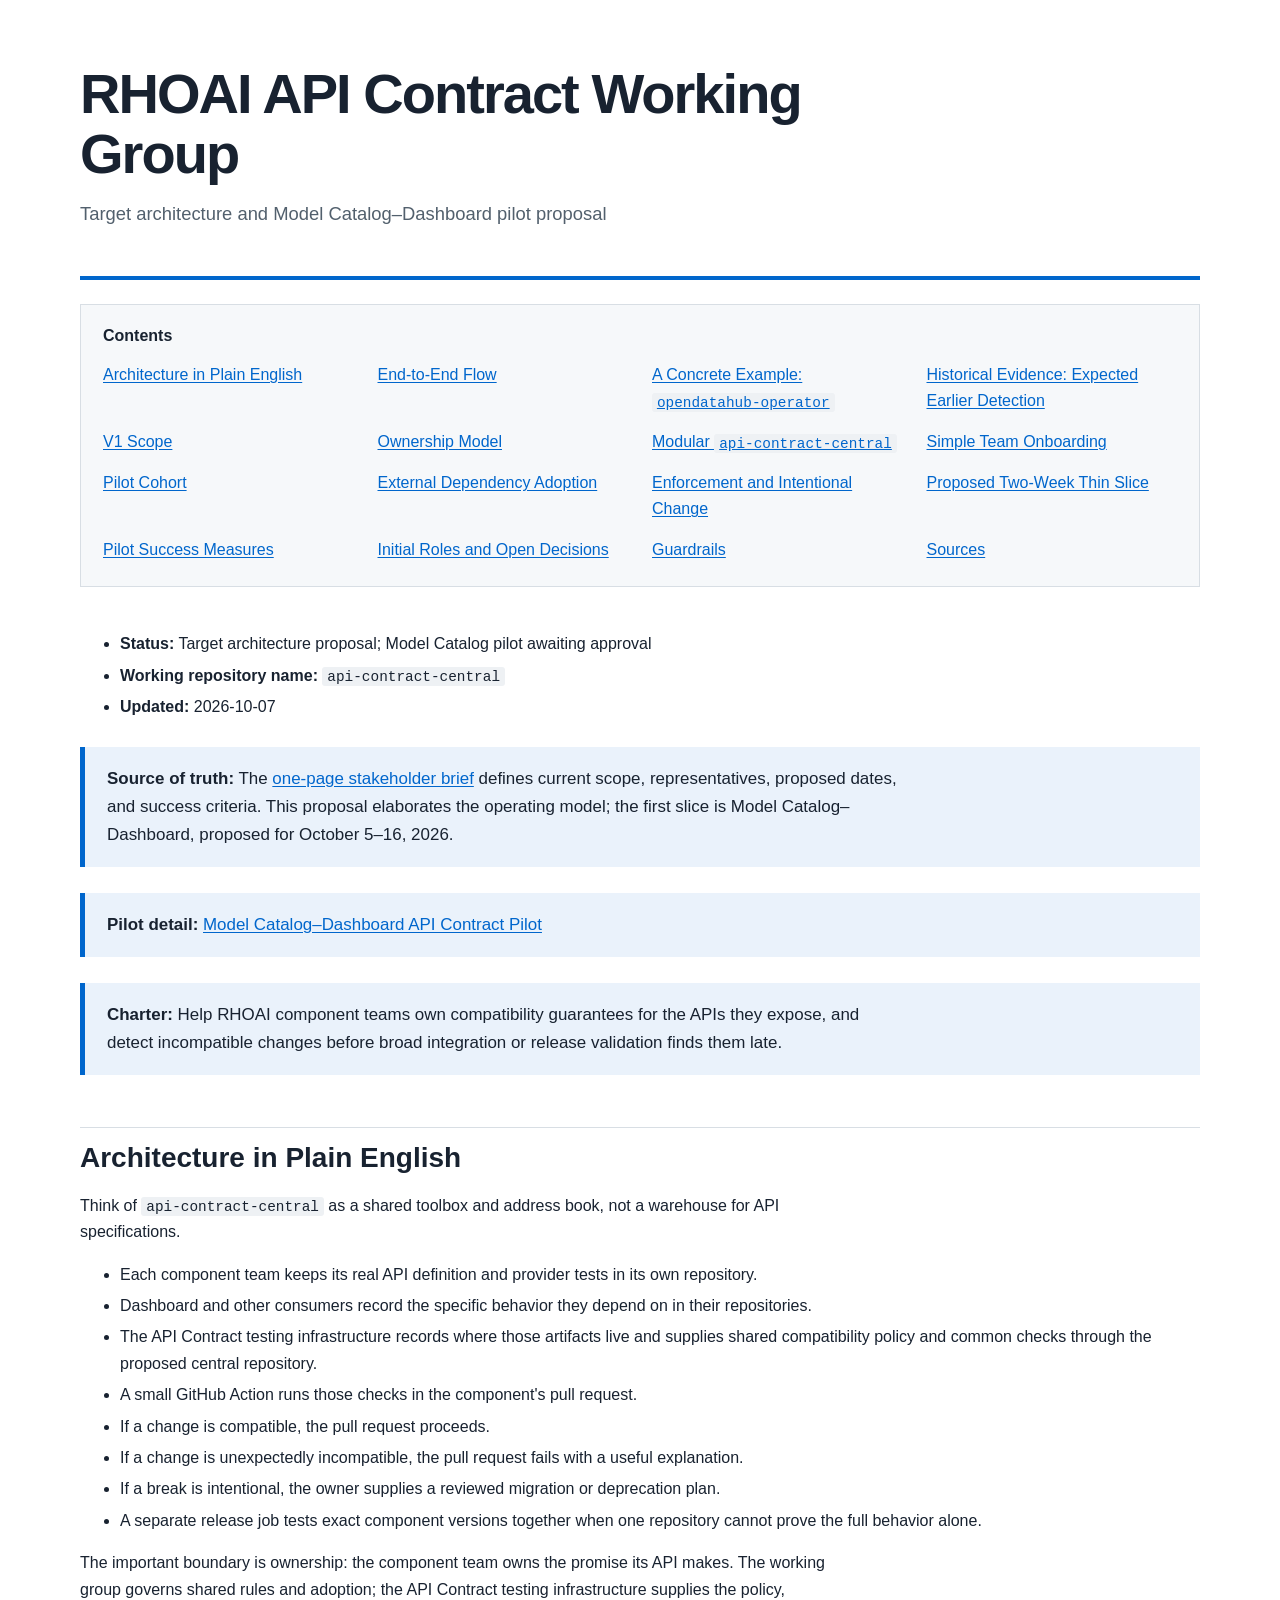
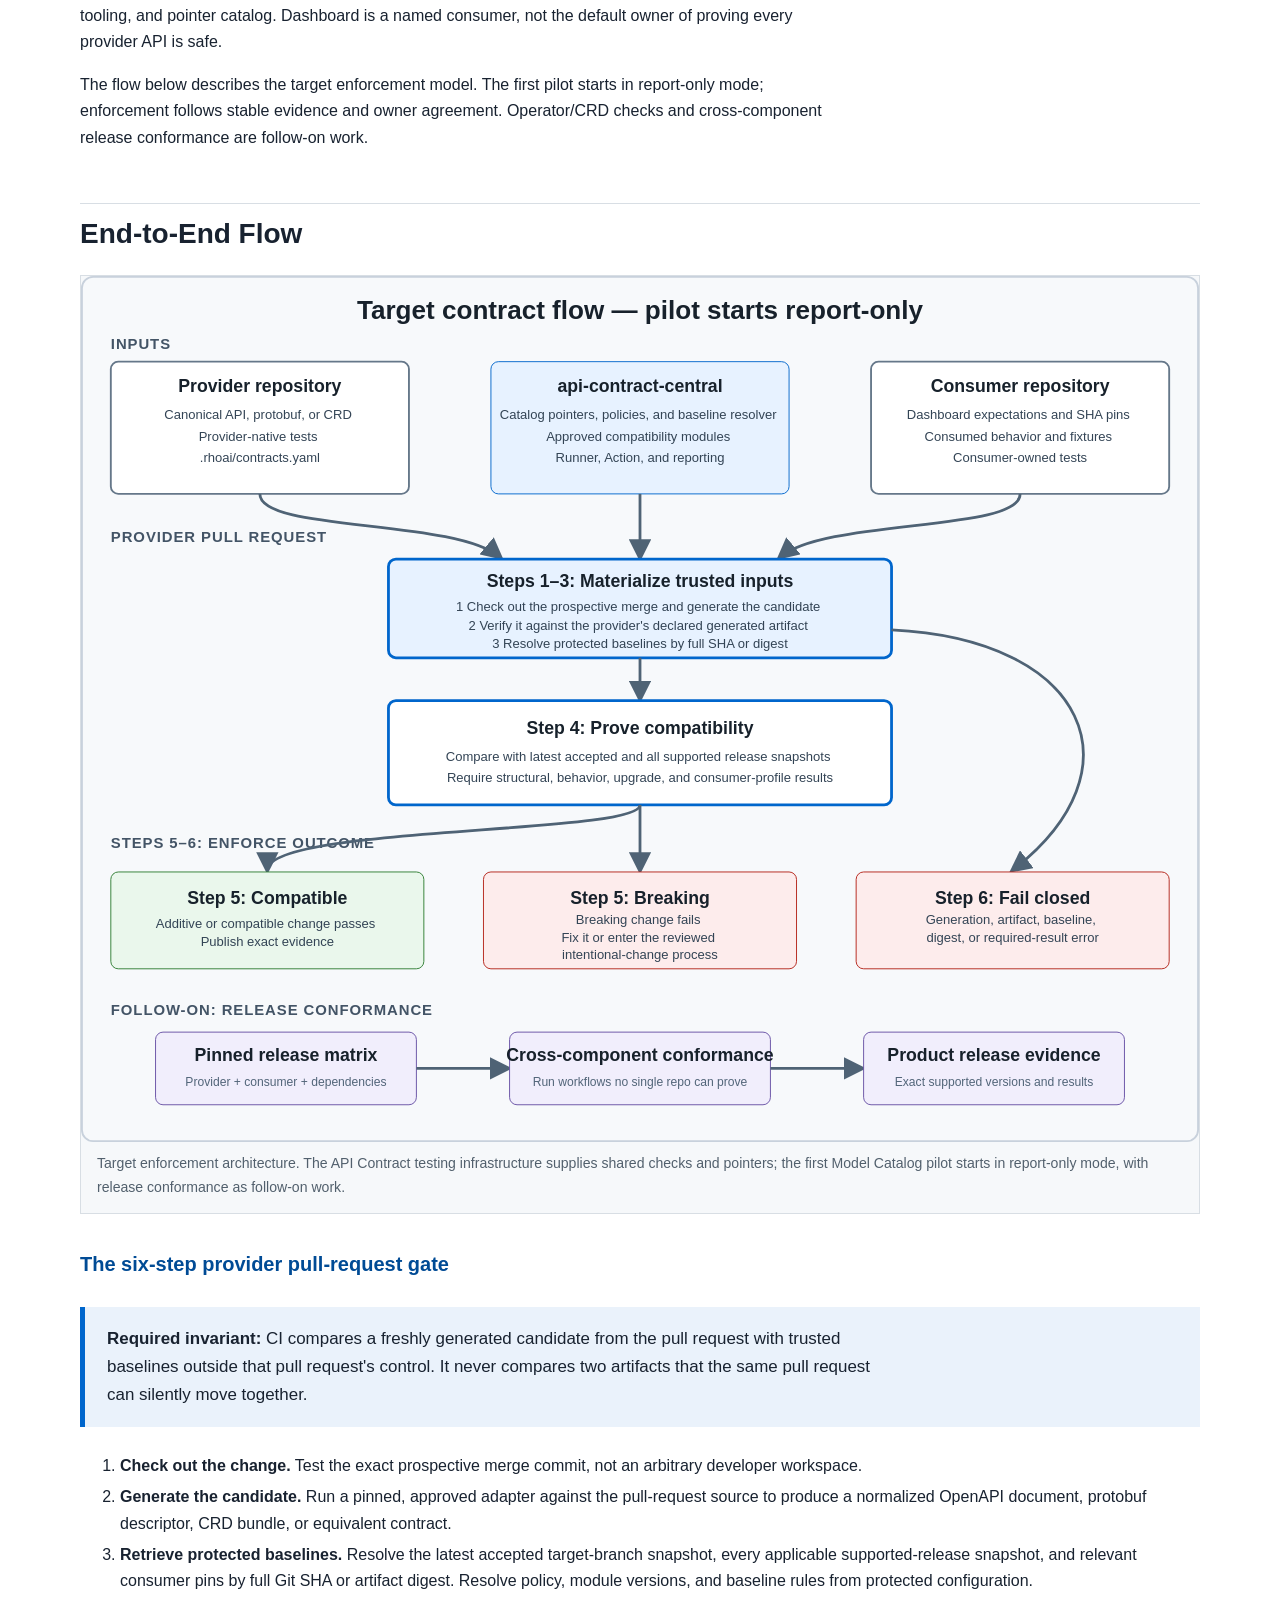
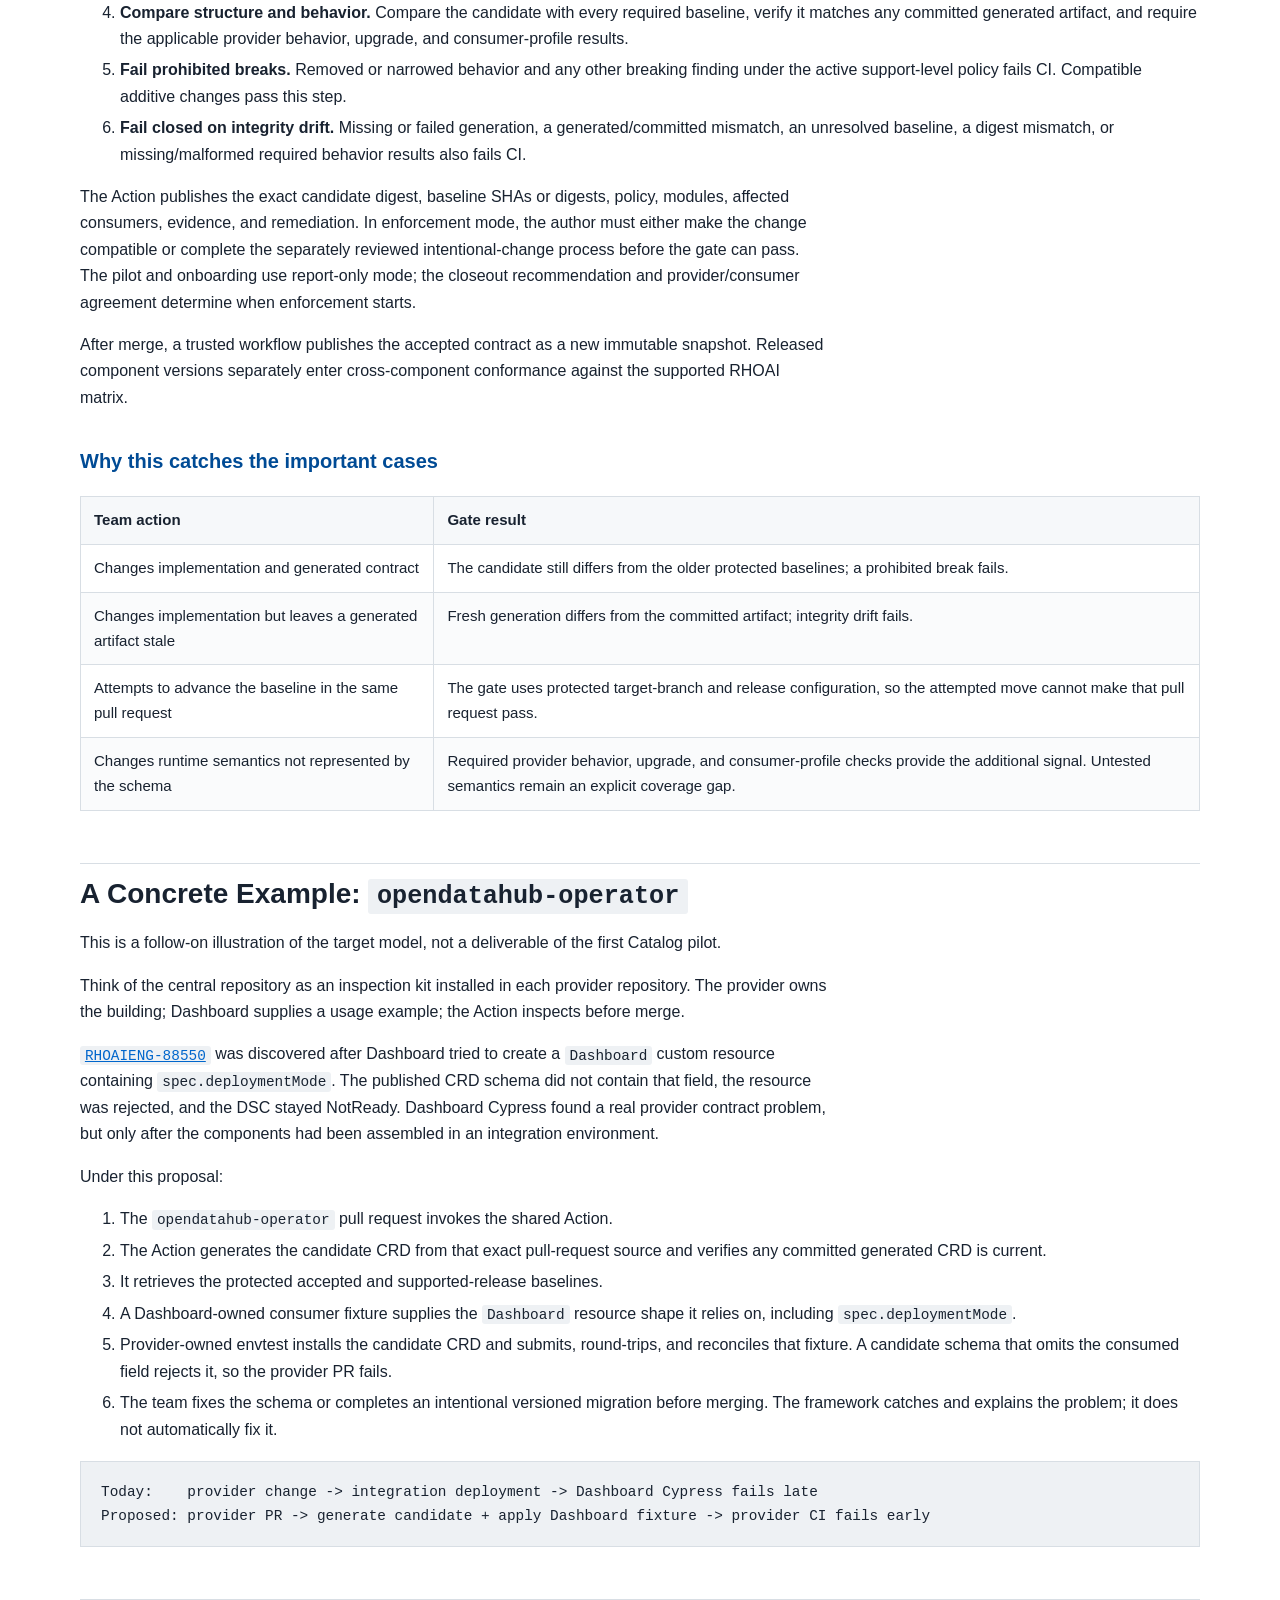
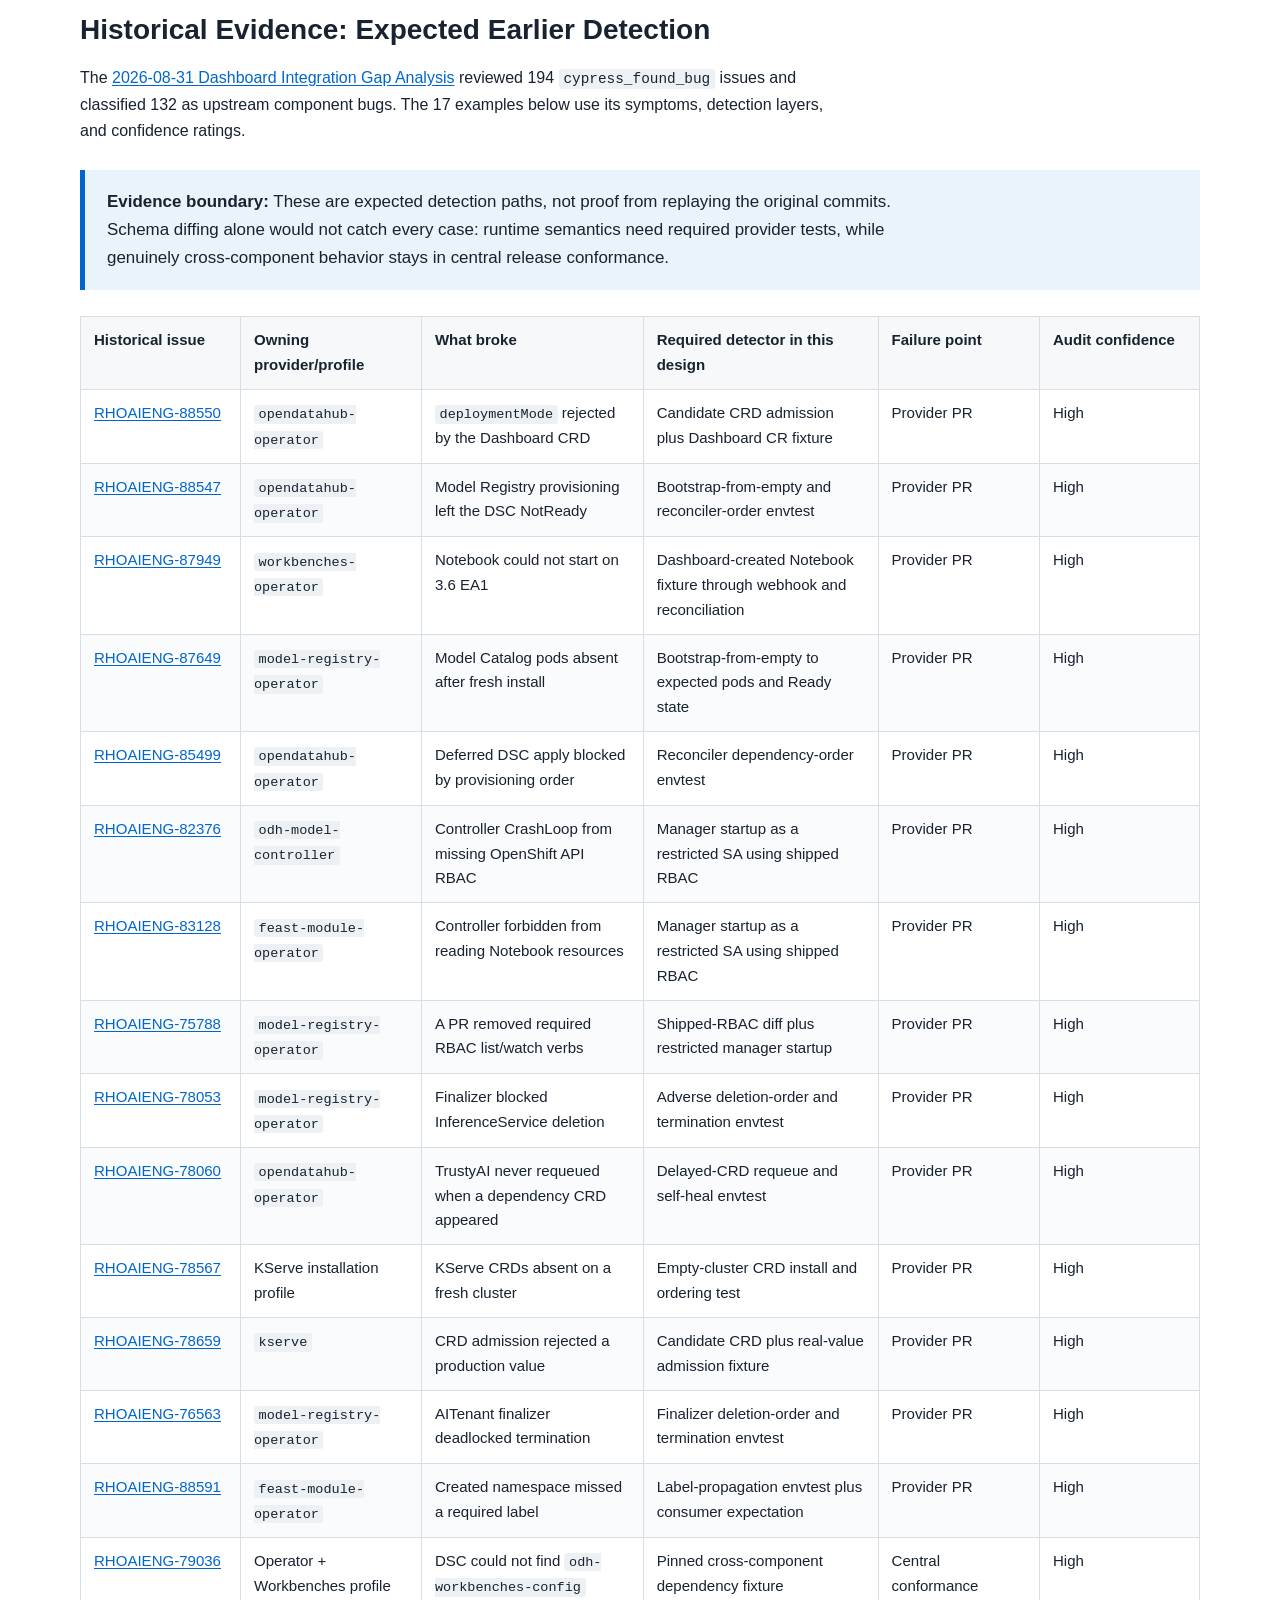
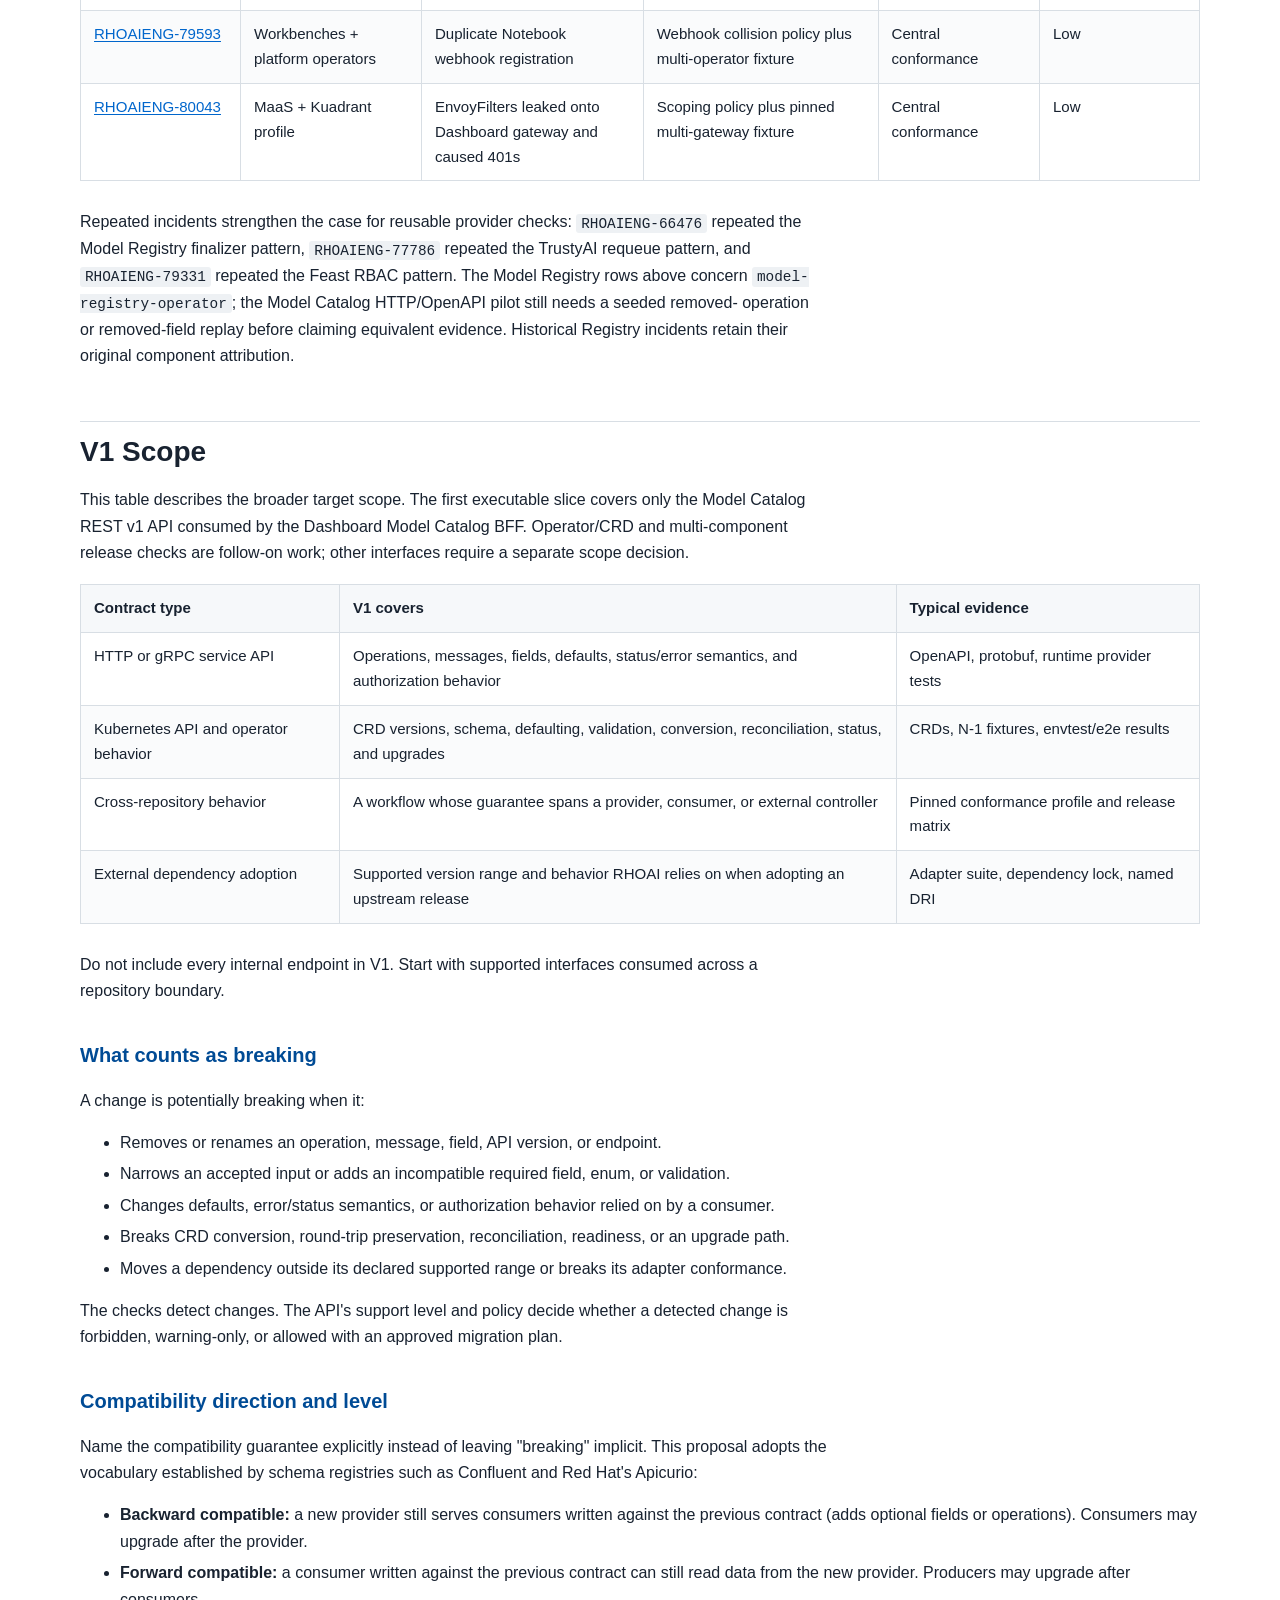
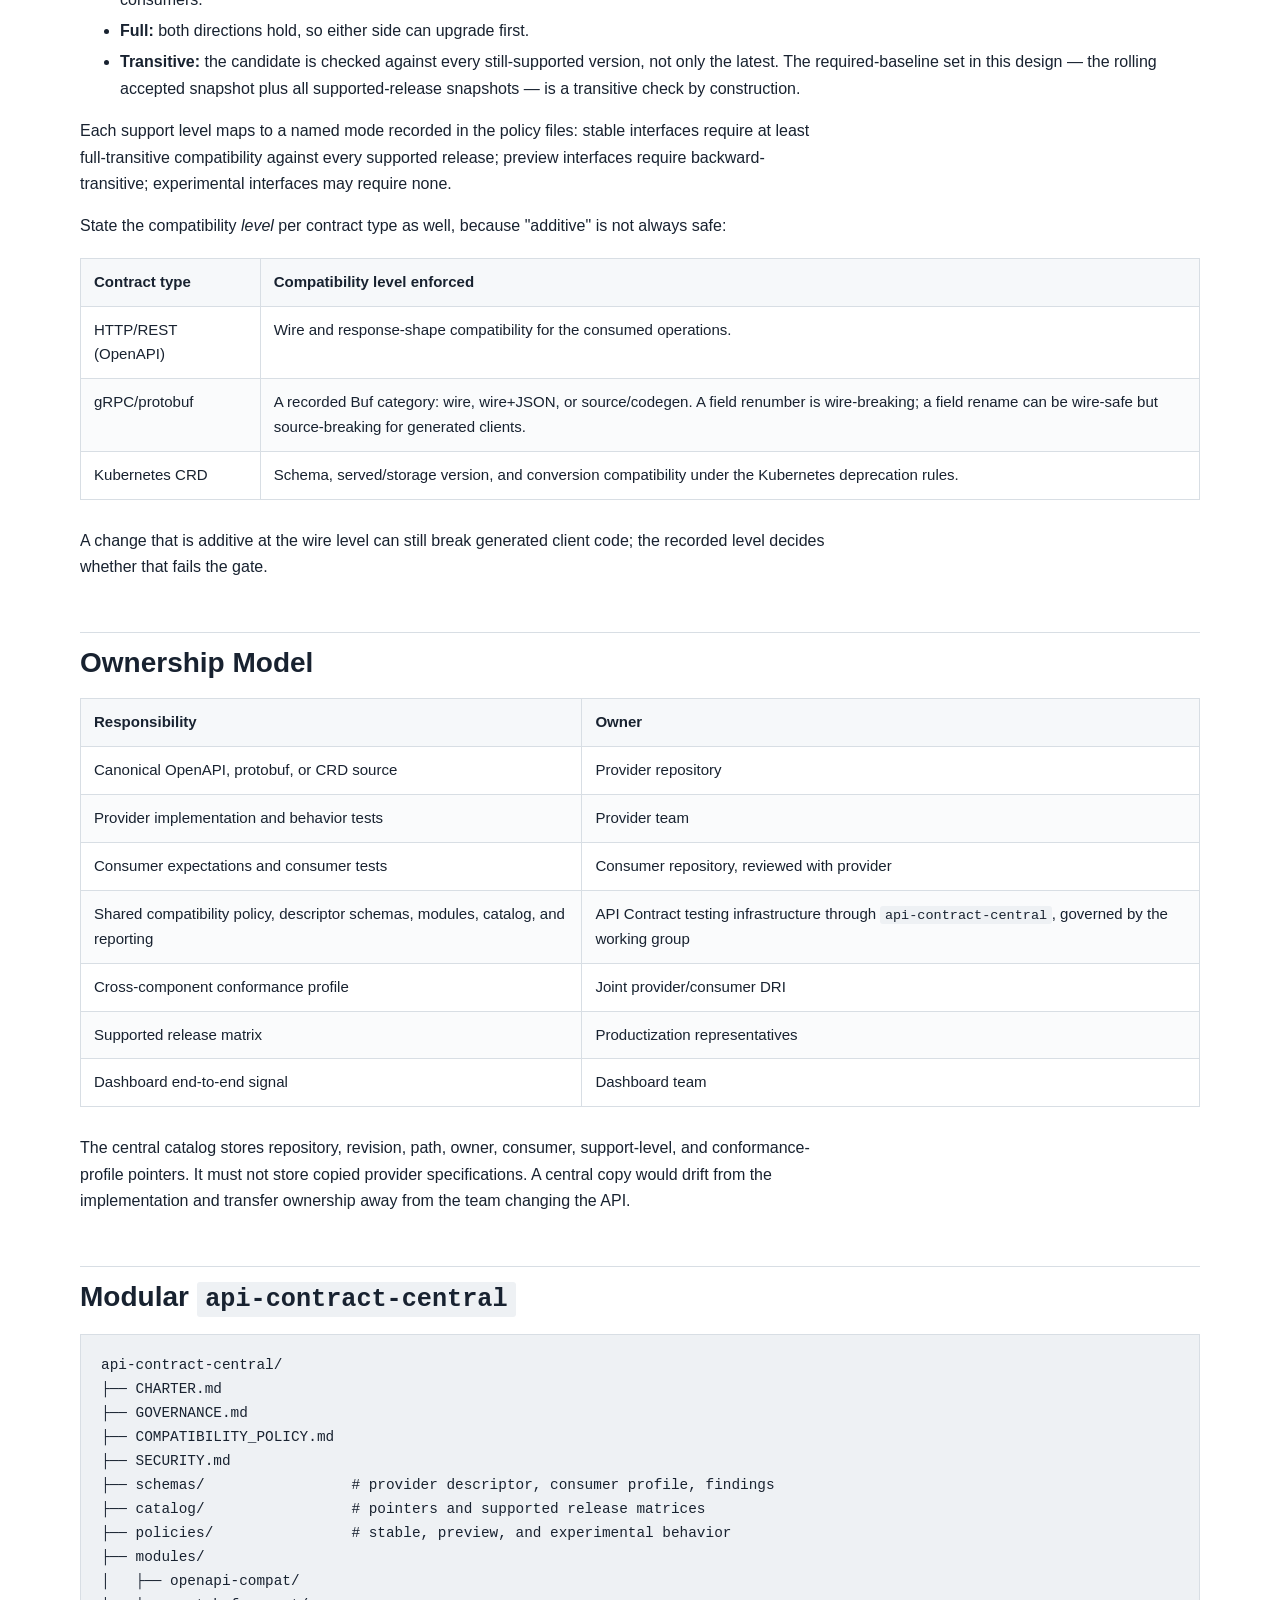
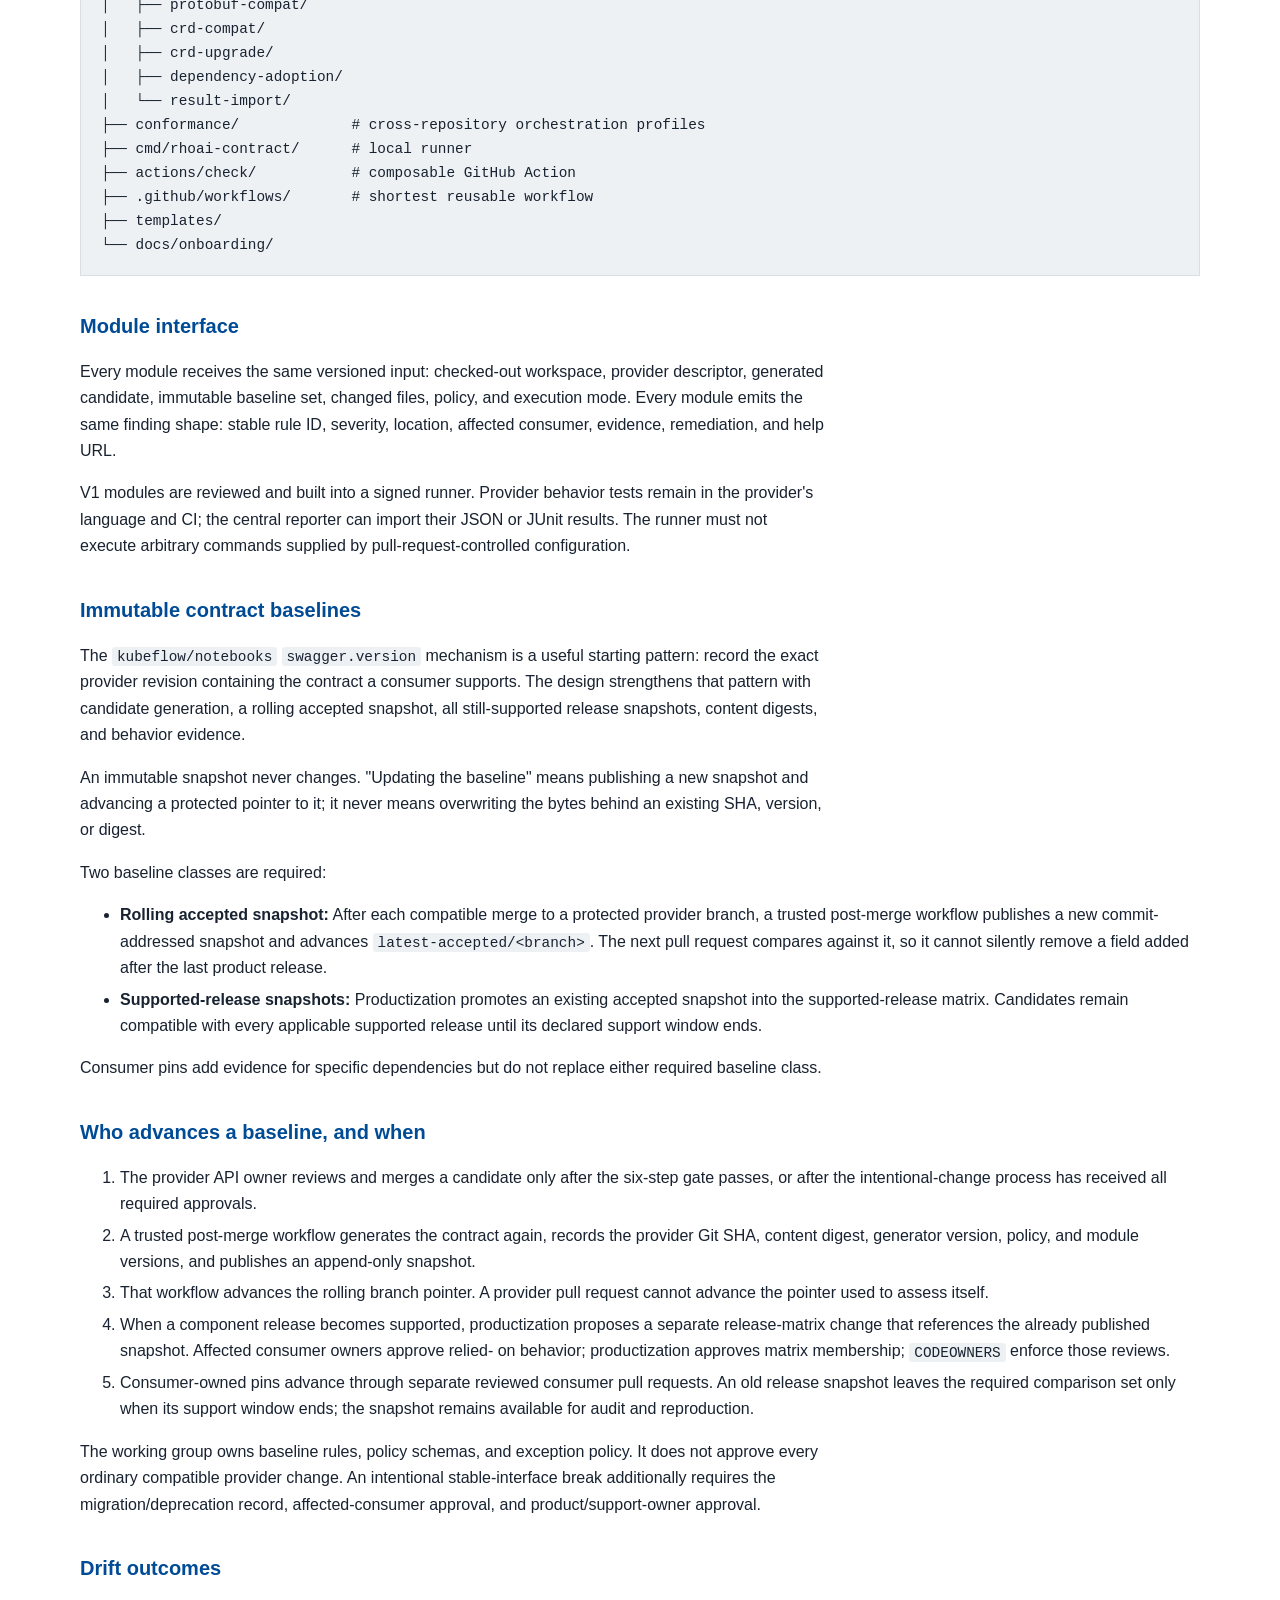
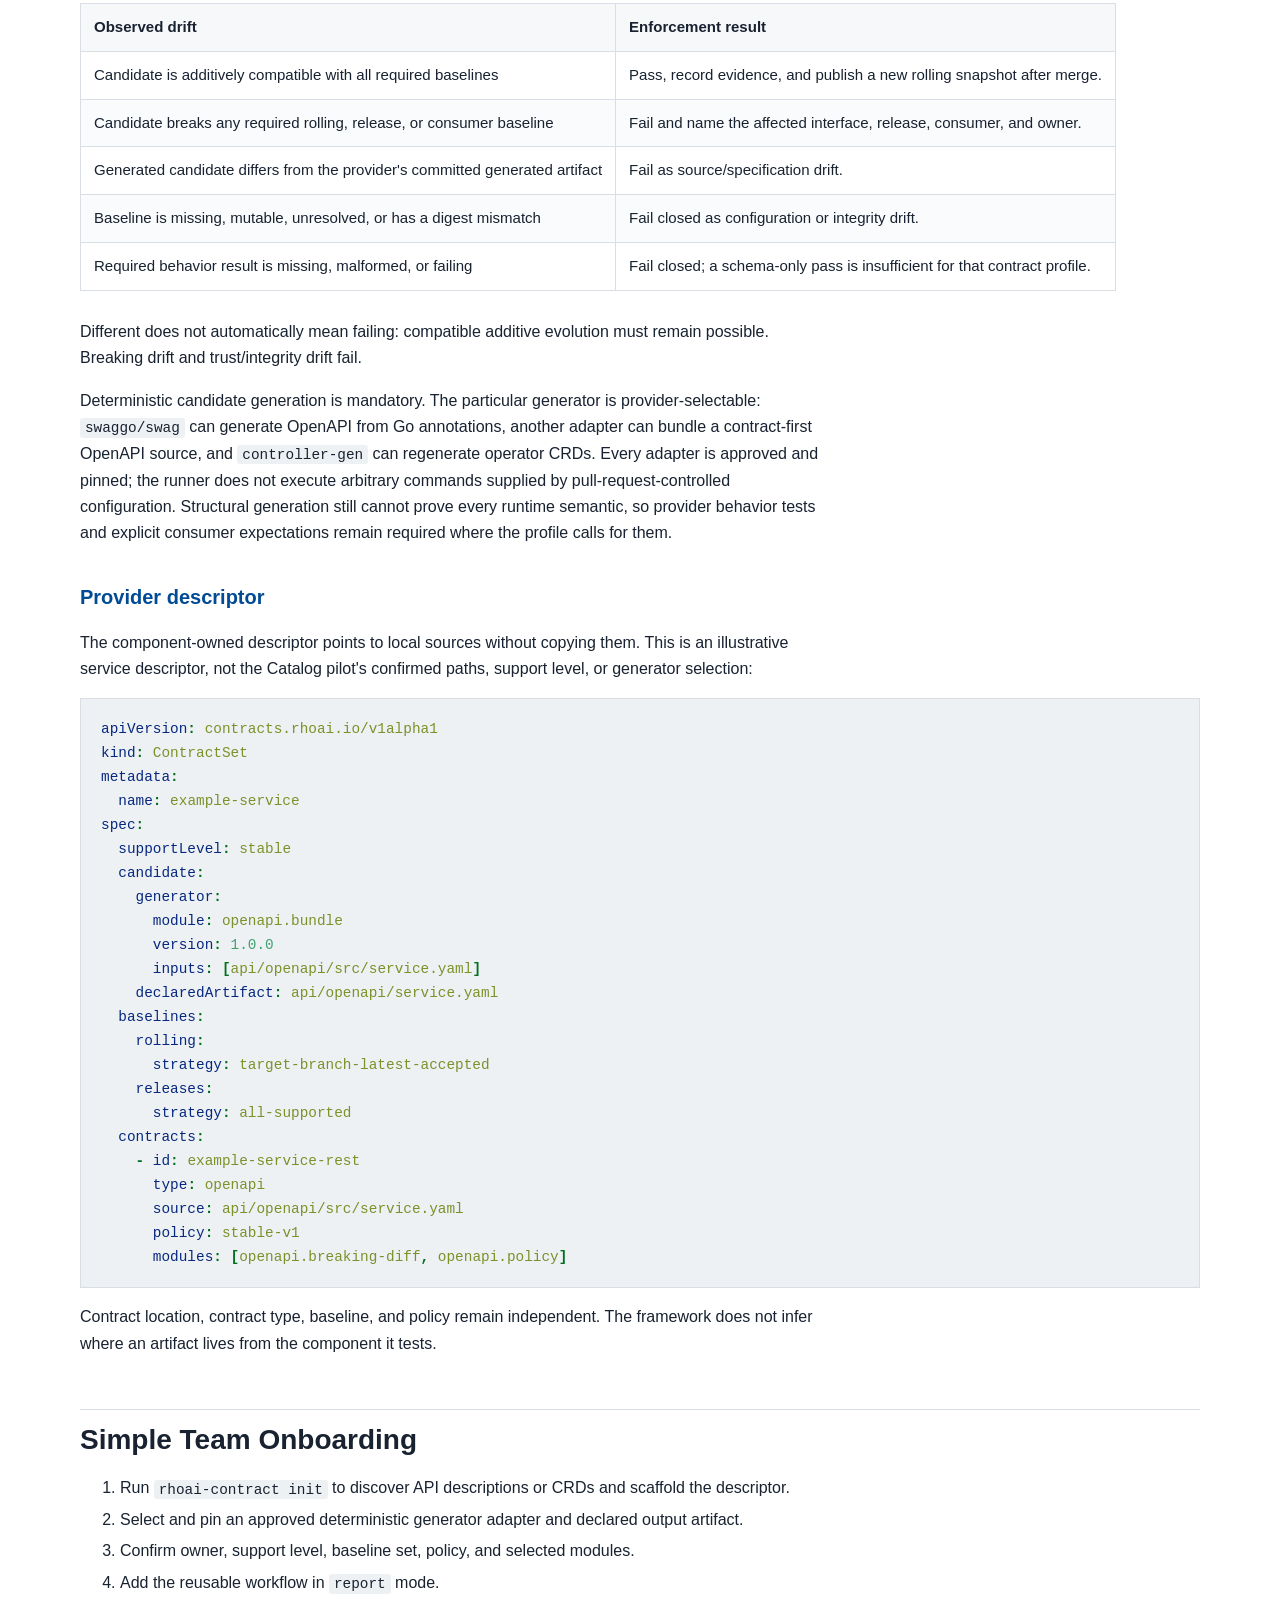
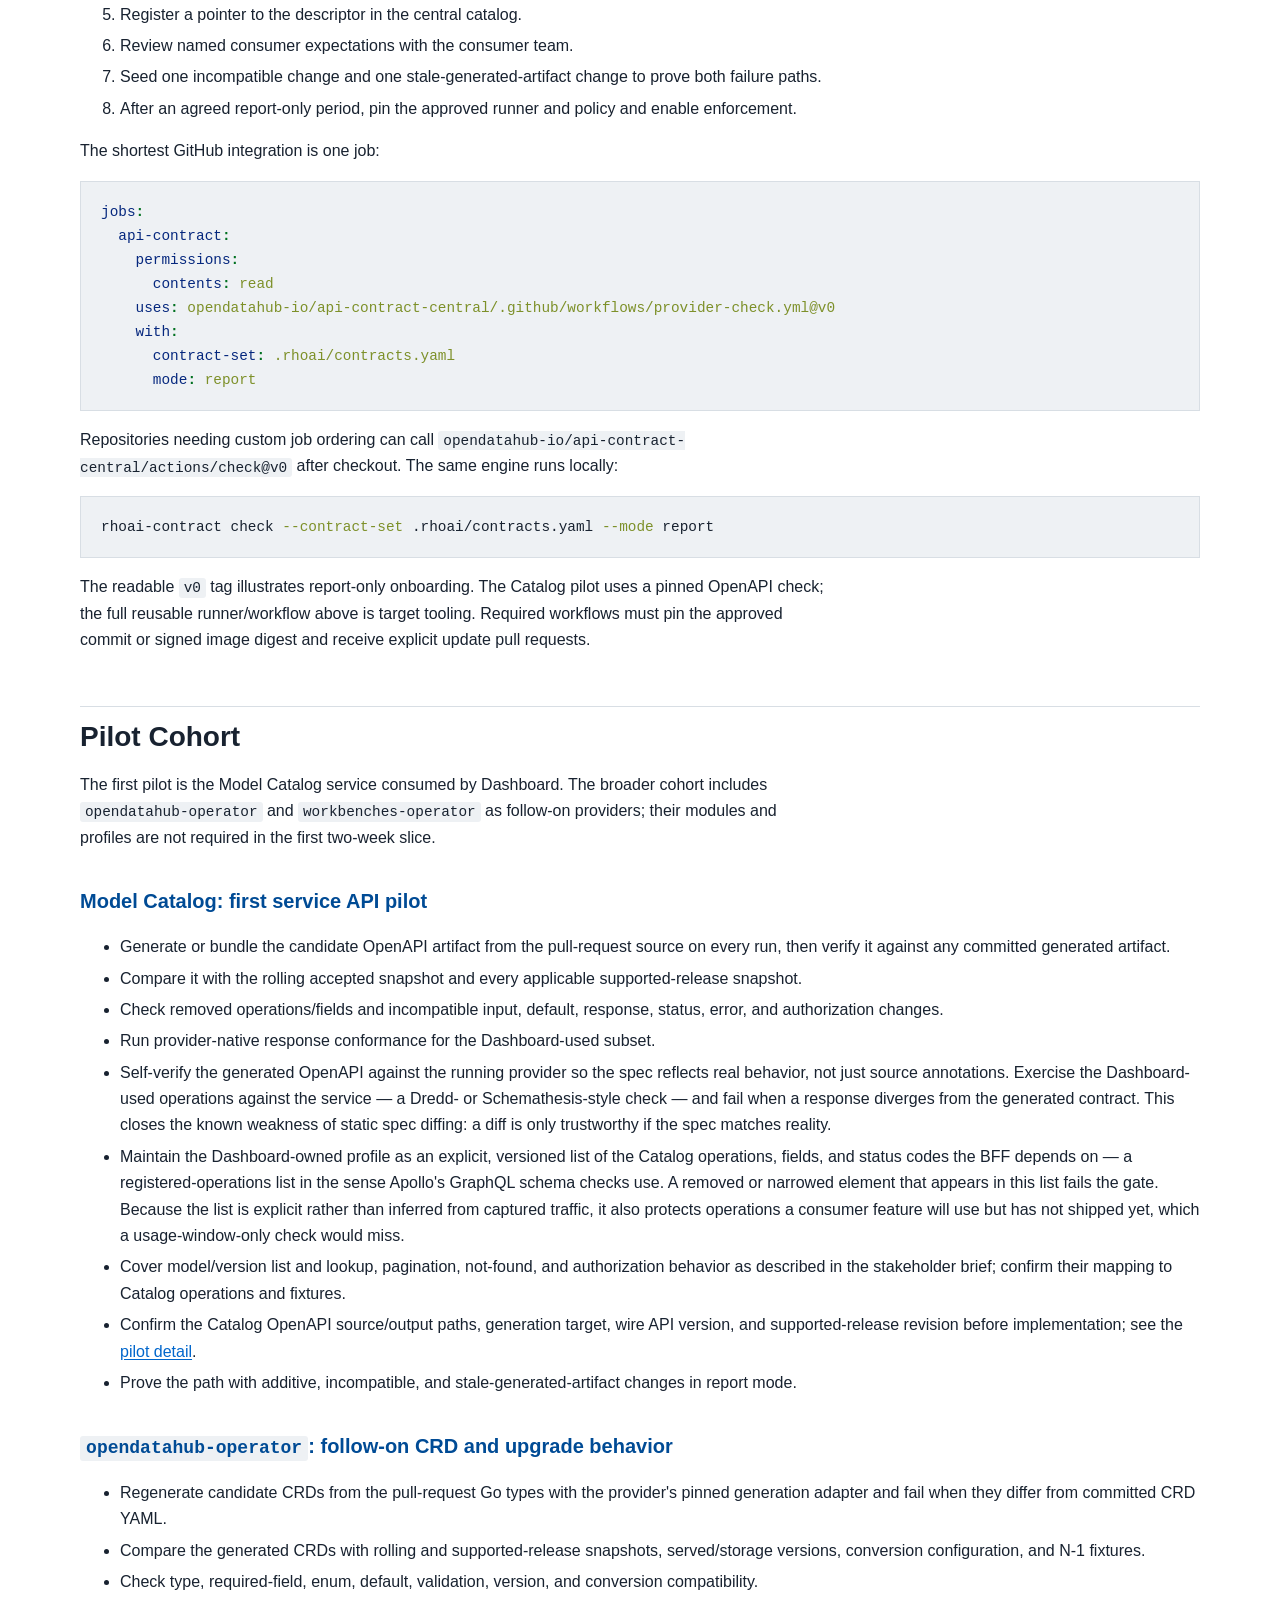
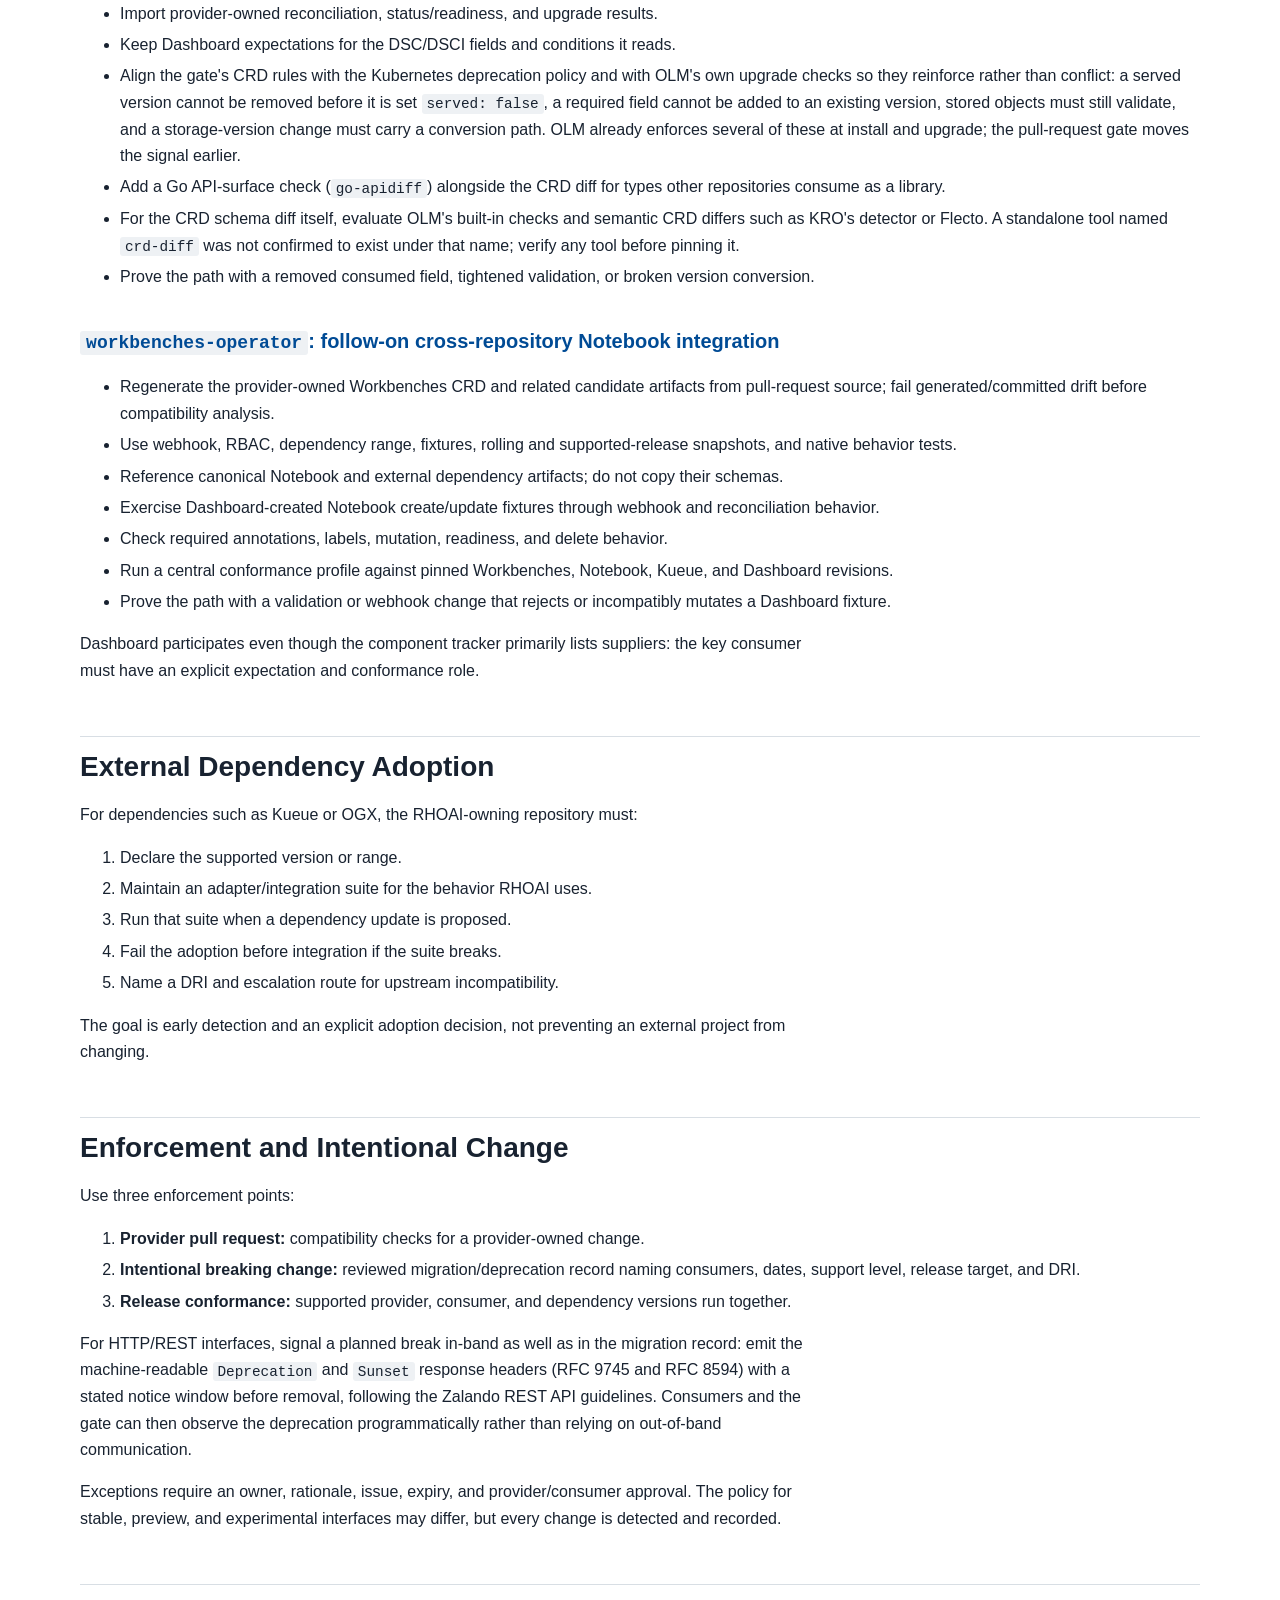
<file: docs/architecture/rendered/index.html>
<!DOCTYPE html>
<html xmlns="http://www.w3.org/1999/xhtml">
<head>
  <meta charset="utf-8" />
  <meta name="generator" content="pandoc 3.7.0.2" />
  <meta name="viewport" content="width=device-width, initial-scale=1.0" />
  <meta name="description" content="RHOAI API Contract Working Group pilot architecture and delivery proposal" />
  <title>RHOAI API Contract Working Group</title>
  <style>
code{white-space: pre-wrap;}
span.smallcaps{font-variant: small-caps;}
div.columns{display: flex; gap: min(4vw, 1.5em);}
div.column{flex: auto; overflow-x: auto;}
div.hanging-indent{margin-left: 1.5em; text-indent: -1.5em;}

ul.task-list[class]{list-style: none;}
ul.task-list li input[type="checkbox"] {
font-size: inherit;
width: 0.8em;
margin: 0 0.8em 0.2em -1.6em;
vertical-align: middle;
}
.display.math{display: block; text-align: center; margin: 0.5rem auto;}

html { -webkit-text-size-adjust: 100%; }
pre > code.sourceCode { white-space: pre; position: relative; }
pre > code.sourceCode > span { display: inline-block; line-height: 1.25; }
pre > code.sourceCode > span:empty { height: 1.2em; }
.sourceCode { overflow: visible; }
code.sourceCode > span { color: inherit; text-decoration: inherit; }
div.sourceCode { margin: 1em 0; }
pre.sourceCode { margin: 0; }
@media screen {
div.sourceCode { overflow: auto; }
}
@media print {
pre > code.sourceCode { white-space: pre-wrap; }
pre > code.sourceCode > span { text-indent: -5em; padding-left: 5em; }
}
pre.numberSource code
{ counter-reset: source-line 0; }
pre.numberSource code > span
{ position: relative; left: -4em; counter-increment: source-line; }
pre.numberSource code > span > a:first-child::before
{ content: counter(source-line);
position: relative; left: -1em; text-align: right; vertical-align: baseline;
border: none; display: inline-block;
-webkit-touch-callout: none; -webkit-user-select: none;
-khtml-user-select: none; -moz-user-select: none;
-ms-user-select: none; user-select: none;
padding: 0 4px; width: 4em;
color: #aaaaaa;
}
pre.numberSource { margin-left: 3em; border-left: 1px solid #aaaaaa; padding-left: 4px; }
div.sourceCode
{ }
@media screen {
pre > code.sourceCode > span > a:first-child::before { text-decoration: underline; }
}
code span.al { color: #ff0000; font-weight: bold; }
code span.an { color: #60a0b0; font-weight: bold; font-style: italic; }
code span.at { color: #7d9029; }
code span.bn { color: #40a070; }
code span.bu { color: #008000; }
code span.cf { color: #007020; font-weight: bold; }
code span.ch { color: #4070a0; }
code span.cn { color: #880000; }
code span.co { color: #60a0b0; font-style: italic; }
code span.cv { color: #60a0b0; font-weight: bold; font-style: italic; }
code span.do { color: #ba2121; font-style: italic; }
code span.dt { color: #902000; }
code span.dv { color: #40a070; }
code span.er { color: #ff0000; font-weight: bold; }
code span.ex { }
code span.fl { color: #40a070; }
code span.fu { color: #06287e; }
code span.im { color: #008000; font-weight: bold; }
code span.in { color: #60a0b0; font-weight: bold; font-style: italic; }
code span.kw { color: #007020; font-weight: bold; }
code span.op { color: #666666; }
code span.ot { color: #007020; }
code span.pp { color: #bc7a00; }
code span.sc { color: #4070a0; }
code span.ss { color: #bb6688; }
code span.st { color: #4070a0; }
code span.va { color: #19177c; }
code span.vs { color: #4070a0; }
code span.wa { color: #60a0b0; font-weight: bold; font-style: italic; }
</style>
  <style type="text/css">:root {
color-scheme: light dark;
--bg: #ffffff;
--surface: #f6f8fa;
--surface-strong: #eaf2fb;
--text: #182230;
--muted: #52606d;
--border: #d8dee4;
--accent: #0066cc;
--accent-strong: #004b95;
--good: #207227;
--warning: #8a5300;
--code-bg: #eef1f4;
}
@media (prefers-color-scheme: dark) {
:root {
--bg: #11161d;
--surface: #181f28;
--surface-strong: #152a3d;
--text: #e7edf3;
--muted: #aab6c3;
--border: #34404d;
--accent: #73b8ff;
--accent-strong: #a7d3ff;
--good: #7bd389;
--warning: #f2c26b;
--code-bg: #1b2530;
}
}
* { box-sizing: border-box; }
html { scroll-behavior: smooth; }
body {
margin: 0;
background: var(--bg);
color: var(--text);
font-family: Inter, ui-sans-serif, -apple-system, BlinkMacSystemFont, "Segoe UI", sans-serif;
font-size: 16px;
line-height: 1.65;
}
body > header,
body > nav,
body > main {
width: min(1120px, calc(100% - 40px));
margin-inline: auto;
}
body > header {
padding: 64px 0 28px;
border-bottom: 4px solid var(--accent);
}
header h1 {
max-width: 880px;
margin: 0;
font-size: clamp(2rem, 5vw, 3.5rem);
line-height: 1.08;
letter-spacing: -0.035em;
}
header .subtitle {
margin-top: 14px;
color: var(--muted);
font-size: 1.15rem;
}
#TOC {
margin-top: 24px;
padding: 18px 22px;
border: 1px solid var(--border);
background: var(--surface);
}
#TOC::before {
content: "Contents";
display: block;
margin-bottom: 8px;
font-weight: 700;
color: var(--text);
}
#TOC ul {
display: grid;
grid-template-columns: repeat(auto-fit, minmax(250px, 1fr));
gap: 4px 24px;
margin: 0;
padding: 0;
list-style: none;
}
main { padding: 28px 0 80px; }
.skip-link {
position: fixed;
top: 8px;
left: 8px;
z-index: 10;
padding: 8px 12px;
background: var(--bg);
border: 2px solid var(--accent);
transform: translateY(-160%);
}
.skip-link:focus { transform: translateY(0); }
h2 {
margin: 52px 0 18px;
padding-top: 12px;
border-top: 1px solid var(--border);
font-size: 1.75rem;
line-height: 1.25;
}
h3 {
margin: 34px 0 12px;
color: var(--accent-strong);
font-size: 1.25rem;
}
h4 { margin: 24px 0 8px; }
p { max-width: 84ch; }
a { color: var(--accent); text-underline-offset: 2px; }
blockquote {
margin: 26px 0;
padding: 18px 22px;
border-left: 5px solid var(--accent);
background: var(--surface-strong);
font-size: 1.06rem;
}
blockquote p { margin: 0; }
table {
display: block;
width: 100%;
margin: 18px 0 28px;
overflow-x: auto;
border-collapse: collapse;
font-size: 0.94rem;
}
th, td {
min-width: 160px;
padding: 11px 13px;
border: 1px solid var(--border);
vertical-align: top;
text-align: left;
}
th {
background: var(--surface);
font-weight: 700;
}
tr:nth-child(even) td { background: color-mix(in srgb, var(--surface) 55%, transparent); }
code, pre {
font-family: "SFMono-Regular", Consolas, "Liberation Mono", monospace;
}
code {
padding: 0.12em 0.34em;
border-radius: 3px;
background: var(--code-bg);
font-size: 0.9em;
}
pre {
margin: 18px 0 28px;
padding: 18px 20px;
overflow-x: auto;
border: 1px solid var(--border);
background: var(--code-bg);
line-height: 1.5;
}
pre code { padding: 0; background: transparent; }
li { margin: 5px 0; }
strong { color: var(--text); }
.architecture-diagram {
width: 100%;
margin: 24px 0 32px;
overflow-x: auto;
border: 1px solid var(--border);
background: var(--surface);
}
.architecture-diagram img {
display: block;
width: 100%;
min-width: 1080px;
height: auto;
}
.architecture-diagram figcaption {
min-width: 1080px;
padding: 10px 16px 14px;
color: var(--muted);
font-size: 0.88rem;
}
@media (max-width: 700px) {
body > header,
body > nav,
body > main { width: min(100% - 24px, 1120px); }
body > header { padding-top: 36px; }
#TOC ul { display: block; }
th, td { min-width: 210px; }
}
@media print {
:root { color-scheme: light; }
body { font-size: 11pt; }
body > header, body > nav, body > main { width: 100%; }
#TOC { break-after: page; }
h2, h3 { break-after: avoid; }
pre, blockquote, table { break-inside: avoid; }
a { color: inherit; text-decoration: none; }
.skip-link { display: none; }
.architecture-diagram img,
.architecture-diagram figcaption { min-width: 0; }
}
</style>
</head>
<body>
  <a class="skip-link" href="#main-content">Skip to content</a>
  <header id="title-block-header">
    <h1 class="title">RHOAI API Contract Working Group</h1>
    <p class="subtitle">Target architecture and Model Catalog–Dashboard
pilot proposal</p>
  </header>
  <nav id="TOC" role="doc-toc" aria-label="Table of contents">
    <ul>
    <li><a href="#architecture-in-plain-english" id="toc-architecture-in-plain-english">Architecture in Plain
    English</a></li>
    <li><a href="#end-to-end-flow" id="toc-end-to-end-flow">End-to-End
    Flow</a></li>
    <li><a href="#a-concrete-example-opendatahub-operator" id="toc-a-concrete-example-opendatahub-operator">A Concrete Example:
    <code>opendatahub-operator</code></a></li>
    <li><a href="#historical-evidence-expected-earlier-detection" id="toc-historical-evidence-expected-earlier-detection">Historical
    Evidence: Expected Earlier Detection</a></li>
    <li><a href="#v1-scope" id="toc-v1-scope">V1 Scope</a></li>
    <li><a href="#ownership-model" id="toc-ownership-model">Ownership
    Model</a></li>
    <li><a href="#modular-api-contract-central" id="toc-modular-api-contract-central">Modular
    <code>api-contract-central</code></a></li>
    <li><a href="#simple-team-onboarding" id="toc-simple-team-onboarding">Simple Team Onboarding</a></li>
    <li><a href="#pilot-cohort" id="toc-pilot-cohort">Pilot
    Cohort</a></li>
    <li><a href="#external-dependency-adoption" id="toc-external-dependency-adoption">External Dependency
    Adoption</a></li>
    <li><a href="#enforcement-and-intentional-change" id="toc-enforcement-and-intentional-change">Enforcement and
    Intentional Change</a></li>
    <li><a href="#proposed-two-week-thin-slice" id="toc-proposed-two-week-thin-slice">Proposed Two-Week Thin
    Slice</a></li>
    <li><a href="#pilot-success-measures" id="toc-pilot-success-measures">Pilot Success Measures</a></li>
    <li><a href="#initial-roles-and-open-decisions" id="toc-initial-roles-and-open-decisions">Initial Roles and Open
    Decisions</a></li>
    <li><a href="#guardrails" id="toc-guardrails">Guardrails</a></li>
    <li><a href="#sources" id="toc-sources">Sources</a></li>
    </ul>
  </nav>
  <main id="main-content">
    <ul>
    <li><strong>Status:</strong> Target architecture proposal; Model
    Catalog pilot awaiting approval</li>
    <li><strong>Working repository name:</strong>
    <code>api-contract-central</code></li>
    <li><strong>Updated:</strong> 2026-10-07</li>
    </ul>
    <blockquote>
    <p><strong>Source of truth:</strong> The <a href="../../stakeholder-brief.md">one-page stakeholder brief</a>
    defines current scope, representatives, proposed dates, and success
    criteria. This proposal elaborates the operating model; the first
    slice is Model Catalog–Dashboard, proposed for October 5–16,
    2026.</p>
    </blockquote>
    <blockquote>
    <p><strong>Pilot detail:</strong> <a href="../../pilot/model-registry-dashboard.md">Model
    Catalog–Dashboard API Contract Pilot</a></p>
    </blockquote>
    <blockquote>
    <p><strong>Charter:</strong> Help RHOAI component teams own
    compatibility guarantees for the APIs they expose, and detect
    incompatible changes before broad integration or release validation
    finds them late.</p>
    </blockquote>
    <h2 id="architecture-in-plain-english">Architecture in Plain
    English</h2>
    <p>Think of <code>api-contract-central</code> as a shared toolbox
    and address book, not a warehouse for API specifications.</p>
    <ul>
    <li>Each component team keeps its real API definition and provider
    tests in its own repository.</li>
    <li>Dashboard and other consumers record the specific behavior they
    depend on in their repositories.</li>
    <li>The API Contract testing infrastructure records where those
    artifacts live and supplies shared compatibility policy and common
    checks through the proposed central repository.</li>
    <li>A small GitHub Action runs those checks in the component&#39;s pull
    request.</li>
    <li>If a change is compatible, the pull request proceeds.</li>
    <li>If a change is unexpectedly incompatible, the pull request fails
    with a useful explanation.</li>
    <li>If a break is intentional, the owner supplies a reviewed
    migration or deprecation plan.</li>
    <li>A separate release job tests exact component versions together
    when one repository cannot prove the full behavior alone.</li>
    </ul>
    <p>The important boundary is ownership: the component team owns the
    promise its API makes. The working group governs shared rules and
    adoption; the API Contract testing infrastructure supplies the
    policy, tooling, and pointer catalog. Dashboard is a named consumer,
    not the default owner of proving every provider API is safe.</p>
    <p>The flow below describes the target enforcement model. The first
    pilot starts in report-only mode; enforcement follows stable
    evidence and owner agreement. Operator/CRD checks and
    cross-component release conformance are follow-on work.</p>
    <h2 id="end-to-end-flow">End-to-End Flow</h2>
    <figure class="architecture-diagram">
      <img role="img" aria-label="The provider pull-request gate checks out the change, generates and validates a candidate contract, retrieves protected baselines, compares structure and behavior, and then passes compatible changes or fails breaking and integrity drift. Released versions then enter supported-matrix conformance." src="[data-uri]" alt="The provider pull-request gate checks out the change, generates and validates a candidate contract, retrieves protected baselines, compares structure and behavior, and then passes compatible changes or fails breaking and integrity drift. Released versions then enter supported-matrix conformance." />
      <figcaption>Target enforcement architecture. The API Contract testing infrastructure supplies shared checks and pointers; the first Model Catalog pilot starts in report-only mode, with release conformance as follow-on work.</figcaption>
    </figure>

    <h3 id="the-six-step-provider-pull-request-gate">The six-step
    provider pull-request gate</h3>
    <blockquote>
    <p><strong>Required invariant:</strong> CI compares a freshly
    generated candidate from the pull request with trusted baselines
    outside that pull request&#39;s control. It never compares two artifacts
    that the same pull request can silently move together.</p>
    </blockquote>
    <ol type="1">
    <li><strong>Check out the change.</strong> Test the exact
    prospective merge commit, not an arbitrary developer workspace.</li>
    <li><strong>Generate the candidate.</strong> Run a pinned, approved
    adapter against the pull-request source to produce a normalized
    OpenAPI document, protobuf descriptor, CRD bundle, or equivalent
    contract.</li>
    <li><strong>Retrieve protected baselines.</strong> Resolve the
    latest accepted target-branch snapshot, every applicable
    supported-release snapshot, and relevant consumer pins by full Git
    SHA or artifact digest. Resolve policy, module versions, and
    baseline rules from protected configuration.</li>
    <li><strong>Compare structure and behavior.</strong> Compare the
    candidate with every required baseline, verify it matches any
    committed generated artifact, and require the applicable provider
    behavior, upgrade, and consumer-profile results.</li>
    <li><strong>Fail prohibited breaks.</strong> Removed or narrowed
    behavior and any other breaking finding under the active
    support-level policy fails CI. Compatible additive changes pass this
    step.</li>
    <li><strong>Fail closed on integrity drift.</strong> Missing or
    failed generation, a generated/committed mismatch, an unresolved
    baseline, a digest mismatch, or missing/malformed required behavior
    results also fails CI.</li>
    </ol>
    <p>The Action publishes the exact candidate digest, baseline SHAs or
    digests, policy, modules, affected consumers, evidence, and
    remediation. In enforcement mode, the author must either make the
    change compatible or complete the separately reviewed
    intentional-change process before the gate can pass. The pilot and
    onboarding use report-only mode; the closeout recommendation and
    provider/consumer agreement determine when enforcement starts.</p>
    <p>After merge, a trusted workflow publishes the accepted contract
    as a new immutable snapshot. Released component versions separately
    enter cross-component conformance against the supported RHOAI
    matrix.</p>
    <h3 id="why-this-catches-the-important-cases">Why this catches the
    important cases</h3>
    <table>
    <thead>
    <tr>
    <th>Team action</th>
    <th>Gate result</th>
    </tr>
    </thead>
    <tbody>
    <tr>
    <td>Changes implementation and generated contract</td>
    <td>The candidate still differs from the older protected baselines;
    a prohibited break fails.</td>
    </tr>
    <tr>
    <td>Changes implementation but leaves a generated artifact
    stale</td>
    <td>Fresh generation differs from the committed artifact; integrity
    drift fails.</td>
    </tr>
    <tr>
    <td>Attempts to advance the baseline in the same pull request</td>
    <td>The gate uses protected target-branch and release configuration,
    so the attempted move cannot make that pull request pass.</td>
    </tr>
    <tr>
    <td>Changes runtime semantics not represented by the schema</td>
    <td>Required provider behavior, upgrade, and consumer-profile checks
    provide the additional signal. Untested semantics remain an explicit
    coverage gap.</td>
    </tr>
    </tbody>
    </table>
    <h2 id="a-concrete-example-opendatahub-operator">A Concrete Example:
    <code>opendatahub-operator</code></h2>
    <p>This is a follow-on illustration of the target model, not a
    deliverable of the first Catalog pilot.</p>
    <p>Think of the central repository as an inspection kit installed in
    each provider repository. The provider owns the building; Dashboard
    supplies a usage example; the Action inspects before merge.</p>
    <p><a href="https://redhat.atlassian.net/browse/RHOAIENG-88550"><code>RHOAIENG-88550</code></a>
    was discovered after Dashboard tried to create a
    <code>Dashboard</code> custom resource containing
    <code>spec.deploymentMode</code>. The published CRD schema did not
    contain that field, the resource was rejected, and the DSC stayed
    NotReady. Dashboard Cypress found a real provider contract problem,
    but only after the components had been assembled in an integration
    environment.</p>
    <p>Under this proposal:</p>
    <ol type="1">
    <li>The <code>opendatahub-operator</code> pull request invokes the
    shared Action.</li>
    <li>The Action generates the candidate CRD from that exact
    pull-request source and verifies any committed generated CRD is
    current.</li>
    <li>It retrieves the protected accepted and supported-release
    baselines.</li>
    <li>A Dashboard-owned consumer fixture supplies the
    <code>Dashboard</code> resource shape it relies on, including
    <code>spec.deploymentMode</code>.</li>
    <li>Provider-owned envtest installs the candidate CRD and submits,
    round-trips, and reconciles that fixture. A candidate schema that
    omits the consumed field rejects it, so the provider PR fails.</li>
    <li>The team fixes the schema or completes an intentional versioned
    migration before merging. The framework catches and explains the
    problem; it does not automatically fix it.</li>
    </ol>
    <pre class="text"><code>Today:    provider change -&gt; integration deployment -&gt; Dashboard Cypress fails late
Proposed: provider PR -&gt; generate candidate + apply Dashboard fixture -&gt; provider CI fails early</code></pre>
    <h2 id="historical-evidence-expected-earlier-detection">Historical
    Evidence: Expected Earlier Detection</h2>
    <p>The <a href="../../research/dashboard-integration-gap-analysis.html">2026-08-31
    Dashboard Integration Gap Analysis</a> reviewed 194
    <code>cypress_found_bug</code> issues and classified 132 as upstream
    component bugs. The 17 examples below use its symptoms, detection
    layers, and confidence ratings.</p>
    <blockquote>
    <p><strong>Evidence boundary:</strong> These are expected detection
    paths, not proof from replaying the original commits. Schema diffing
    alone would not catch every case: runtime semantics need required
    provider tests, while genuinely cross-component behavior stays in
    central release conformance.</p>
    </blockquote>
    <table>
    <thead>
    <tr>
    <th>Historical issue</th>
    <th>Owning provider/profile</th>
    <th>What broke</th>
    <th>Required detector in this design</th>
    <th>Failure point</th>
    <th>Audit confidence</th>
    </tr>
    </thead>
    <tbody>
    <tr>
    <td><a href="https://redhat.atlassian.net/browse/RHOAIENG-88550">RHOAIENG-88550</a></td>
    <td><code>opendatahub-operator</code></td>
    <td><code>deploymentMode</code> rejected by the Dashboard CRD</td>
    <td>Candidate CRD admission plus Dashboard CR fixture</td>
    <td>Provider PR</td>
    <td>High</td>
    </tr>
    <tr>
    <td><a href="https://redhat.atlassian.net/browse/RHOAIENG-88547">RHOAIENG-88547</a></td>
    <td><code>opendatahub-operator</code></td>
    <td>Model Registry provisioning left the DSC NotReady</td>
    <td>Bootstrap-from-empty and reconciler-order envtest</td>
    <td>Provider PR</td>
    <td>High</td>
    </tr>
    <tr>
    <td><a href="https://redhat.atlassian.net/browse/RHOAIENG-87949">RHOAIENG-87949</a></td>
    <td><code>workbenches-operator</code></td>
    <td>Notebook could not start on 3.6 EA1</td>
    <td>Dashboard-created Notebook fixture through webhook and
    reconciliation</td>
    <td>Provider PR</td>
    <td>High</td>
    </tr>
    <tr>
    <td><a href="https://redhat.atlassian.net/browse/RHOAIENG-87649">RHOAIENG-87649</a></td>
    <td><code>model-registry-operator</code></td>
    <td>Model Catalog pods absent after fresh install</td>
    <td>Bootstrap-from-empty to expected pods and Ready state</td>
    <td>Provider PR</td>
    <td>High</td>
    </tr>
    <tr>
    <td><a href="https://redhat.atlassian.net/browse/RHOAIENG-85499">RHOAIENG-85499</a></td>
    <td><code>opendatahub-operator</code></td>
    <td>Deferred DSC apply blocked by provisioning order</td>
    <td>Reconciler dependency-order envtest</td>
    <td>Provider PR</td>
    <td>High</td>
    </tr>
    <tr>
    <td><a href="https://redhat.atlassian.net/browse/RHOAIENG-82376">RHOAIENG-82376</a></td>
    <td><code>odh-model-controller</code></td>
    <td>Controller CrashLoop from missing OpenShift API RBAC</td>
    <td>Manager startup as a restricted SA using shipped RBAC</td>
    <td>Provider PR</td>
    <td>High</td>
    </tr>
    <tr>
    <td><a href="https://redhat.atlassian.net/browse/RHOAIENG-83128">RHOAIENG-83128</a></td>
    <td><code>feast-module-operator</code></td>
    <td>Controller forbidden from reading Notebook resources</td>
    <td>Manager startup as a restricted SA using shipped RBAC</td>
    <td>Provider PR</td>
    <td>High</td>
    </tr>
    <tr>
    <td><a href="https://redhat.atlassian.net/browse/RHOAIENG-75788">RHOAIENG-75788</a></td>
    <td><code>model-registry-operator</code></td>
    <td>A PR removed required RBAC list/watch verbs</td>
    <td>Shipped-RBAC diff plus restricted manager startup</td>
    <td>Provider PR</td>
    <td>High</td>
    </tr>
    <tr>
    <td><a href="https://redhat.atlassian.net/browse/RHOAIENG-78053">RHOAIENG-78053</a></td>
    <td><code>model-registry-operator</code></td>
    <td>Finalizer blocked InferenceService deletion</td>
    <td>Adverse deletion-order and termination envtest</td>
    <td>Provider PR</td>
    <td>High</td>
    </tr>
    <tr>
    <td><a href="https://redhat.atlassian.net/browse/RHOAIENG-78060">RHOAIENG-78060</a></td>
    <td><code>opendatahub-operator</code></td>
    <td>TrustyAI never requeued when a dependency CRD appeared</td>
    <td>Delayed-CRD requeue and self-heal envtest</td>
    <td>Provider PR</td>
    <td>High</td>
    </tr>
    <tr>
    <td><a href="https://redhat.atlassian.net/browse/RHOAIENG-78567">RHOAIENG-78567</a></td>
    <td>KServe installation profile</td>
    <td>KServe CRDs absent on a fresh cluster</td>
    <td>Empty-cluster CRD install and ordering test</td>
    <td>Provider PR</td>
    <td>High</td>
    </tr>
    <tr>
    <td><a href="https://redhat.atlassian.net/browse/RHOAIENG-78659">RHOAIENG-78659</a></td>
    <td><code>kserve</code></td>
    <td>CRD admission rejected a production value</td>
    <td>Candidate CRD plus real-value admission fixture</td>
    <td>Provider PR</td>
    <td>High</td>
    </tr>
    <tr>
    <td><a href="https://redhat.atlassian.net/browse/RHOAIENG-76563">RHOAIENG-76563</a></td>
    <td><code>model-registry-operator</code></td>
    <td>AITenant finalizer deadlocked termination</td>
    <td>Finalizer deletion-order and termination envtest</td>
    <td>Provider PR</td>
    <td>High</td>
    </tr>
    <tr>
    <td><a href="https://redhat.atlassian.net/browse/RHOAIENG-88591">RHOAIENG-88591</a></td>
    <td><code>feast-module-operator</code></td>
    <td>Created namespace missed a required label</td>
    <td>Label-propagation envtest plus consumer expectation</td>
    <td>Provider PR</td>
    <td>High</td>
    </tr>
    <tr>
    <td><a href="https://redhat.atlassian.net/browse/RHOAIENG-79036">RHOAIENG-79036</a></td>
    <td>Operator + Workbenches profile</td>
    <td>DSC could not find <code>odh-workbenches-config</code></td>
    <td>Pinned cross-component dependency fixture</td>
    <td>Central conformance</td>
    <td>High</td>
    </tr>
    <tr>
    <td><a href="https://redhat.atlassian.net/browse/RHOAIENG-79593">RHOAIENG-79593</a></td>
    <td>Workbenches + platform operators</td>
    <td>Duplicate Notebook webhook registration</td>
    <td>Webhook collision policy plus multi-operator fixture</td>
    <td>Central conformance</td>
    <td>Low</td>
    </tr>
    <tr>
    <td><a href="https://redhat.atlassian.net/browse/RHOAIENG-80043">RHOAIENG-80043</a></td>
    <td>MaaS + Kuadrant profile</td>
    <td>EnvoyFilters leaked onto Dashboard gateway and caused 401s</td>
    <td>Scoping policy plus pinned multi-gateway fixture</td>
    <td>Central conformance</td>
    <td>Low</td>
    </tr>
    </tbody>
    </table>
    <p>Repeated incidents strengthen the case for reusable provider
    checks: <code>RHOAIENG-66476</code> repeated the Model Registry
    finalizer pattern, <code>RHOAIENG-77786</code> repeated the TrustyAI
    requeue pattern, and <code>RHOAIENG-79331</code> repeated the Feast
    RBAC pattern. The Model Registry rows above concern
    <code>model-registry-operator</code>; the Model Catalog HTTP/OpenAPI
    pilot still needs a seeded removed- operation or removed-field
    replay before claiming equivalent evidence. Historical Registry
    incidents retain their original component attribution.</p>
    <h2 id="v1-scope">V1 Scope</h2>
    <p>This table describes the broader target scope. The first
    executable slice covers only the Model Catalog REST v1 API consumed
    by the Dashboard Model Catalog BFF. Operator/CRD and multi-component
    release checks are follow-on work; other interfaces require a
    separate scope decision.</p>
    <table>
    <thead>
    <tr>
    <th>Contract type</th>
    <th>V1 covers</th>
    <th>Typical evidence</th>
    </tr>
    </thead>
    <tbody>
    <tr>
    <td>HTTP or gRPC service API</td>
    <td>Operations, messages, fields, defaults, status/error semantics,
    and authorization behavior</td>
    <td>OpenAPI, protobuf, runtime provider tests</td>
    </tr>
    <tr>
    <td>Kubernetes API and operator behavior</td>
    <td>CRD versions, schema, defaulting, validation, conversion,
    reconciliation, status, and upgrades</td>
    <td>CRDs, N-1 fixtures, envtest/e2e results</td>
    </tr>
    <tr>
    <td>Cross-repository behavior</td>
    <td>A workflow whose guarantee spans a provider, consumer, or
    external controller</td>
    <td>Pinned conformance profile and release matrix</td>
    </tr>
    <tr>
    <td>External dependency adoption</td>
    <td>Supported version range and behavior RHOAI relies on when
    adopting an upstream release</td>
    <td>Adapter suite, dependency lock, named DRI</td>
    </tr>
    </tbody>
    </table>
    <p>Do not include every internal endpoint in V1. Start with
    supported interfaces consumed across a repository boundary.</p>
    <h3 id="what-counts-as-breaking">What counts as breaking</h3>
    <p>A change is potentially breaking when it:</p>
    <ul>
    <li>Removes or renames an operation, message, field, API version, or
    endpoint.</li>
    <li>Narrows an accepted input or adds an incompatible required
    field, enum, or validation.</li>
    <li>Changes defaults, error/status semantics, or authorization
    behavior relied on by a consumer.</li>
    <li>Breaks CRD conversion, round-trip preservation, reconciliation,
    readiness, or an upgrade path.</li>
    <li>Moves a dependency outside its declared supported range or
    breaks its adapter conformance.</li>
    </ul>
    <p>The checks detect changes. The API&#39;s support level and policy
    decide whether a detected change is forbidden, warning-only, or
    allowed with an approved migration plan.</p>
    <h3 id="compatibility-direction-and-level">Compatibility direction
    and level</h3>
    <p>Name the compatibility guarantee explicitly instead of leaving
    &quot;breaking&quot; implicit. This proposal adopts the vocabulary established
    by schema registries such as Confluent and Red Hat&#39;s Apicurio:</p>
    <ul>
    <li><strong>Backward compatible:</strong> a new provider still
    serves consumers written against the previous contract (adds
    optional fields or operations). Consumers may upgrade after the
    provider.</li>
    <li><strong>Forward compatible:</strong> a consumer written against
    the previous contract can still read data from the new provider.
    Producers may upgrade after consumers.</li>
    <li><strong>Full:</strong> both directions hold, so either side can
    upgrade first.</li>
    <li><strong>Transitive:</strong> the candidate is checked against
    every still-supported version, not only the latest. The
    required-baseline set in this design — the rolling accepted snapshot
    plus all supported-release snapshots — is a transitive check by
    construction.</li>
    </ul>
    <p>Each support level maps to a named mode recorded in the policy
    files: stable interfaces require at least full-transitive
    compatibility against every supported release; preview interfaces
    require backward-transitive; experimental interfaces may require
    none.</p>
    <p>State the compatibility <em>level</em> per contract type as well,
    because &quot;additive&quot; is not always safe:</p>
    <table>
    <thead>
    <tr>
    <th>Contract type</th>
    <th>Compatibility level enforced</th>
    </tr>
    </thead>
    <tbody>
    <tr>
    <td>HTTP/REST (OpenAPI)</td>
    <td>Wire and response-shape compatibility for the consumed
    operations.</td>
    </tr>
    <tr>
    <td>gRPC/protobuf</td>
    <td>A recorded Buf category: wire, wire+JSON, or source/codegen. A
    field renumber is wire-breaking; a field rename can be wire-safe but
    source-breaking for generated clients.</td>
    </tr>
    <tr>
    <td>Kubernetes CRD</td>
    <td>Schema, served/storage version, and conversion compatibility
    under the Kubernetes deprecation rules.</td>
    </tr>
    </tbody>
    </table>
    <p>A change that is additive at the wire level can still break
    generated client code; the recorded level decides whether that fails
    the gate.</p>
    <h2 id="ownership-model">Ownership Model</h2>
    <table>
    <thead>
    <tr>
    <th>Responsibility</th>
    <th>Owner</th>
    </tr>
    </thead>
    <tbody>
    <tr>
    <td>Canonical OpenAPI, protobuf, or CRD source</td>
    <td>Provider repository</td>
    </tr>
    <tr>
    <td>Provider implementation and behavior tests</td>
    <td>Provider team</td>
    </tr>
    <tr>
    <td>Consumer expectations and consumer tests</td>
    <td>Consumer repository, reviewed with provider</td>
    </tr>
    <tr>
    <td>Shared compatibility policy, descriptor schemas, modules,
    catalog, and reporting</td>
    <td>API Contract testing infrastructure through
    <code>api-contract-central</code>, governed by the working
    group</td>
    </tr>
    <tr>
    <td>Cross-component conformance profile</td>
    <td>Joint provider/consumer DRI</td>
    </tr>
    <tr>
    <td>Supported release matrix</td>
    <td>Productization representatives</td>
    </tr>
    <tr>
    <td>Dashboard end-to-end signal</td>
    <td>Dashboard team</td>
    </tr>
    </tbody>
    </table>
    <p>The central catalog stores repository, revision, path, owner,
    consumer, support-level, and conformance-profile pointers. It must
    not store copied provider specifications. A central copy would drift
    from the implementation and transfer ownership away from the team
    changing the API.</p>
    <h2 id="modular-api-contract-central">Modular
    <code>api-contract-central</code></h2>
    <pre class="text"><code>api-contract-central/
├── CHARTER.md
├── GOVERNANCE.md
├── COMPATIBILITY_POLICY.md
├── SECURITY.md
├── schemas/                 # provider descriptor, consumer profile, findings
├── catalog/                 # pointers and supported release matrices
├── policies/                # stable, preview, and experimental behavior
├── modules/
│   ├── openapi-compat/
│   ├── protobuf-compat/
│   ├── crd-compat/
│   ├── crd-upgrade/
│   ├── dependency-adoption/
│   └── result-import/
├── conformance/             # cross-repository orchestration profiles
├── cmd/rhoai-contract/      # local runner
├── actions/check/           # composable GitHub Action
├── .github/workflows/       # shortest reusable workflow
├── templates/
└── docs/onboarding/</code></pre>
    <h3 id="module-interface">Module interface</h3>
    <p>Every module receives the same versioned input: checked-out
    workspace, provider descriptor, generated candidate, immutable
    baseline set, changed files, policy, and execution mode. Every
    module emits the same finding shape: stable rule ID, severity,
    location, affected consumer, evidence, remediation, and help
    URL.</p>
    <p>V1 modules are reviewed and built into a signed runner. Provider
    behavior tests remain in the provider&#39;s language and CI; the central
    reporter can import their JSON or JUnit results. The runner must not
    execute arbitrary commands supplied by pull-request-controlled
    configuration.</p>
    <h3 id="immutable-contract-baselines">Immutable contract
    baselines</h3>
    <p>The <code>kubeflow/notebooks</code> <code>swagger.version</code>
    mechanism is a useful starting pattern: record the exact provider
    revision containing the contract a consumer supports. The design
    strengthens that pattern with candidate generation, a rolling
    accepted snapshot, all still-supported release snapshots, content
    digests, and behavior evidence.</p>
    <p>An immutable snapshot never changes. &quot;Updating the baseline&quot;
    means publishing a new snapshot and advancing a protected pointer to
    it; it never means overwriting the bytes behind an existing SHA,
    version, or digest.</p>
    <p>Two baseline classes are required:</p>
    <ul>
    <li><strong>Rolling accepted snapshot:</strong> After each
    compatible merge to a protected provider branch, a trusted
    post-merge workflow publishes a new commit-addressed snapshot and
    advances <code>latest-accepted/&lt;branch&gt;</code>. The next pull
    request compares against it, so it cannot silently remove a field
    added after the last product release.</li>
    <li><strong>Supported-release snapshots:</strong> Productization
    promotes an existing accepted snapshot into the supported-release
    matrix. Candidates remain compatible with every applicable supported
    release until its declared support window ends.</li>
    </ul>
    <p>Consumer pins add evidence for specific dependencies but do not
    replace either required baseline class.</p>
    <h3 id="who-advances-a-baseline-and-when">Who advances a baseline,
    and when</h3>
    <ol type="1">
    <li>The provider API owner reviews and merges a candidate only after
    the six-step gate passes, or after the intentional-change process
    has received all required approvals.</li>
    <li>A trusted post-merge workflow generates the contract again,
    records the provider Git SHA, content digest, generator version,
    policy, and module versions, and publishes an append-only
    snapshot.</li>
    <li>That workflow advances the rolling branch pointer. A provider
    pull request cannot advance the pointer used to assess itself.</li>
    <li>When a component release becomes supported, productization
    proposes a separate release-matrix change that references the
    already published snapshot. Affected consumer owners approve relied-
    on behavior; productization approves matrix membership;
    <code>CODEOWNERS</code> enforce those reviews.</li>
    <li>Consumer-owned pins advance through separate reviewed consumer
    pull requests. An old release snapshot leaves the required
    comparison set only when its support window ends; the snapshot
    remains available for audit and reproduction.</li>
    </ol>
    <p>The working group owns baseline rules, policy schemas, and
    exception policy. It does not approve every ordinary compatible
    provider change. An intentional stable-interface break additionally
    requires the migration/deprecation record, affected-consumer
    approval, and product/support-owner approval.</p>
    <h3 id="drift-outcomes">Drift outcomes</h3>
    <table>
    <thead>
    <tr>
    <th>Observed drift</th>
    <th>Enforcement result</th>
    </tr>
    </thead>
    <tbody>
    <tr>
    <td>Candidate is additively compatible with all required
    baselines</td>
    <td>Pass, record evidence, and publish a new rolling snapshot after
    merge.</td>
    </tr>
    <tr>
    <td>Candidate breaks any required rolling, release, or consumer
    baseline</td>
    <td>Fail and name the affected interface, release, consumer, and
    owner.</td>
    </tr>
    <tr>
    <td>Generated candidate differs from the provider&#39;s committed
    generated artifact</td>
    <td>Fail as source/specification drift.</td>
    </tr>
    <tr>
    <td>Baseline is missing, mutable, unresolved, or has a digest
    mismatch</td>
    <td>Fail closed as configuration or integrity drift.</td>
    </tr>
    <tr>
    <td>Required behavior result is missing, malformed, or failing</td>
    <td>Fail closed; a schema-only pass is insufficient for that
    contract profile.</td>
    </tr>
    </tbody>
    </table>
    <p>Different does not automatically mean failing: compatible
    additive evolution must remain possible. Breaking drift and
    trust/integrity drift fail.</p>
    <p>Deterministic candidate generation is mandatory. The particular
    generator is provider-selectable: <code>swaggo/swag</code> can
    generate OpenAPI from Go annotations, another adapter can bundle a
    contract-first OpenAPI source, and <code>controller-gen</code> can
    regenerate operator CRDs. Every adapter is approved and pinned; the
    runner does not execute arbitrary commands supplied by
    pull-request-controlled configuration. Structural generation still
    cannot prove every runtime semantic, so provider behavior tests and
    explicit consumer expectations remain required where the profile
    calls for them.</p>
    <h3 id="provider-descriptor">Provider descriptor</h3>
    <p>The component-owned descriptor points to local sources without
    copying them. This is an illustrative service descriptor, not the
    Catalog pilot&#39;s confirmed paths, support level, or generator
    selection:</p>
    <div class="sourceCode" id="cb3"><pre class="sourceCode yaml"><code class="sourceCode yaml"><span id="cb3-1"><a href="#cb3-1" aria-hidden="true" tabindex="-1"></a><span class="fu">apiVersion</span><span class="kw">:</span><span class="at"> contracts.rhoai.io/v1alpha1</span></span>
<span id="cb3-2"><a href="#cb3-2" aria-hidden="true" tabindex="-1"></a><span class="fu">kind</span><span class="kw">:</span><span class="at"> ContractSet</span></span>
<span id="cb3-3"><a href="#cb3-3" aria-hidden="true" tabindex="-1"></a><span class="fu">metadata</span><span class="kw">:</span></span>
<span id="cb3-4"><a href="#cb3-4" aria-hidden="true" tabindex="-1"></a><span class="at">  </span><span class="fu">name</span><span class="kw">:</span><span class="at"> example-service</span></span>
<span id="cb3-5"><a href="#cb3-5" aria-hidden="true" tabindex="-1"></a><span class="fu">spec</span><span class="kw">:</span></span>
<span id="cb3-6"><a href="#cb3-6" aria-hidden="true" tabindex="-1"></a><span class="at">  </span><span class="fu">supportLevel</span><span class="kw">:</span><span class="at"> stable</span></span>
<span id="cb3-7"><a href="#cb3-7" aria-hidden="true" tabindex="-1"></a><span class="at">  </span><span class="fu">candidate</span><span class="kw">:</span></span>
<span id="cb3-8"><a href="#cb3-8" aria-hidden="true" tabindex="-1"></a><span class="at">    </span><span class="fu">generator</span><span class="kw">:</span></span>
<span id="cb3-9"><a href="#cb3-9" aria-hidden="true" tabindex="-1"></a><span class="at">      </span><span class="fu">module</span><span class="kw">:</span><span class="at"> openapi.bundle</span></span>
<span id="cb3-10"><a href="#cb3-10" aria-hidden="true" tabindex="-1"></a><span class="at">      </span><span class="fu">version</span><span class="kw">:</span><span class="at"> </span><span class="fl">1.0.0</span></span>
<span id="cb3-11"><a href="#cb3-11" aria-hidden="true" tabindex="-1"></a><span class="at">      </span><span class="fu">inputs</span><span class="kw">:</span><span class="at"> </span><span class="kw">[</span><span class="at">api/openapi/src/service.yaml</span><span class="kw">]</span></span>
<span id="cb3-12"><a href="#cb3-12" aria-hidden="true" tabindex="-1"></a><span class="at">    </span><span class="fu">declaredArtifact</span><span class="kw">:</span><span class="at"> api/openapi/service.yaml</span></span>
<span id="cb3-13"><a href="#cb3-13" aria-hidden="true" tabindex="-1"></a><span class="at">  </span><span class="fu">baselines</span><span class="kw">:</span></span>
<span id="cb3-14"><a href="#cb3-14" aria-hidden="true" tabindex="-1"></a><span class="at">    </span><span class="fu">rolling</span><span class="kw">:</span></span>
<span id="cb3-15"><a href="#cb3-15" aria-hidden="true" tabindex="-1"></a><span class="at">      </span><span class="fu">strategy</span><span class="kw">:</span><span class="at"> target-branch-latest-accepted</span></span>
<span id="cb3-16"><a href="#cb3-16" aria-hidden="true" tabindex="-1"></a><span class="at">    </span><span class="fu">releases</span><span class="kw">:</span></span>
<span id="cb3-17"><a href="#cb3-17" aria-hidden="true" tabindex="-1"></a><span class="at">      </span><span class="fu">strategy</span><span class="kw">:</span><span class="at"> all-supported</span></span>
<span id="cb3-18"><a href="#cb3-18" aria-hidden="true" tabindex="-1"></a><span class="at">  </span><span class="fu">contracts</span><span class="kw">:</span></span>
<span id="cb3-19"><a href="#cb3-19" aria-hidden="true" tabindex="-1"></a><span class="at">    </span><span class="kw">-</span><span class="at"> </span><span class="fu">id</span><span class="kw">:</span><span class="at"> example-service-rest</span></span>
<span id="cb3-20"><a href="#cb3-20" aria-hidden="true" tabindex="-1"></a><span class="at">      </span><span class="fu">type</span><span class="kw">:</span><span class="at"> openapi</span></span>
<span id="cb3-21"><a href="#cb3-21" aria-hidden="true" tabindex="-1"></a><span class="at">      </span><span class="fu">source</span><span class="kw">:</span><span class="at"> api/openapi/src/service.yaml</span></span>
<span id="cb3-22"><a href="#cb3-22" aria-hidden="true" tabindex="-1"></a><span class="at">      </span><span class="fu">policy</span><span class="kw">:</span><span class="at"> stable-v1</span></span>
<span id="cb3-23"><a href="#cb3-23" aria-hidden="true" tabindex="-1"></a><span class="at">      </span><span class="fu">modules</span><span class="kw">:</span><span class="at"> </span><span class="kw">[</span><span class="at">openapi.breaking-diff</span><span class="kw">,</span><span class="at"> openapi.policy</span><span class="kw">]</span></span></code></pre></div>
    <p>Contract location, contract type, baseline, and policy remain
    independent. The framework does not infer where an artifact lives
    from the component it tests.</p>
    <h2 id="simple-team-onboarding">Simple Team Onboarding</h2>
    <ol type="1">
    <li>Run <code>rhoai-contract init</code> to discover API
    descriptions or CRDs and scaffold the descriptor.</li>
    <li>Select and pin an approved deterministic generator adapter and
    declared output artifact.</li>
    <li>Confirm owner, support level, baseline set, policy, and selected
    modules.</li>
    <li>Add the reusable workflow in <code>report</code> mode.</li>
    <li>Register a pointer to the descriptor in the central
    catalog.</li>
    <li>Review named consumer expectations with the consumer team.</li>
    <li>Seed one incompatible change and one stale-generated-artifact
    change to prove both failure paths.</li>
    <li>After an agreed report-only period, pin the approved runner and
    policy and enable enforcement.</li>
    </ol>
    <p>The shortest GitHub integration is one job:</p>
    <div class="sourceCode" id="cb4"><pre class="sourceCode yaml"><code class="sourceCode yaml"><span id="cb4-1"><a href="#cb4-1" aria-hidden="true" tabindex="-1"></a><span class="fu">jobs</span><span class="kw">:</span></span>
<span id="cb4-2"><a href="#cb4-2" aria-hidden="true" tabindex="-1"></a><span class="at">  </span><span class="fu">api-contract</span><span class="kw">:</span></span>
<span id="cb4-3"><a href="#cb4-3" aria-hidden="true" tabindex="-1"></a><span class="at">    </span><span class="fu">permissions</span><span class="kw">:</span></span>
<span id="cb4-4"><a href="#cb4-4" aria-hidden="true" tabindex="-1"></a><span class="at">      </span><span class="fu">contents</span><span class="kw">:</span><span class="at"> read</span></span>
<span id="cb4-5"><a href="#cb4-5" aria-hidden="true" tabindex="-1"></a><span class="at">    </span><span class="fu">uses</span><span class="kw">:</span><span class="at"> opendatahub-io/api-contract-central/.github/workflows/provider-check.yml@v0</span></span>
<span id="cb4-6"><a href="#cb4-6" aria-hidden="true" tabindex="-1"></a><span class="at">    </span><span class="fu">with</span><span class="kw">:</span></span>
<span id="cb4-7"><a href="#cb4-7" aria-hidden="true" tabindex="-1"></a><span class="at">      </span><span class="fu">contract-set</span><span class="kw">:</span><span class="at"> .rhoai/contracts.yaml</span></span>
<span id="cb4-8"><a href="#cb4-8" aria-hidden="true" tabindex="-1"></a><span class="at">      </span><span class="fu">mode</span><span class="kw">:</span><span class="at"> report</span></span></code></pre></div>
    <p>Repositories needing custom job ordering can call
    <code>opendatahub-io/api-contract-central/actions/check@v0</code>
    after checkout. The same engine runs locally:</p>
    <div class="sourceCode" id="cb5"><pre class="sourceCode bash"><code class="sourceCode bash"><span id="cb5-1"><a href="#cb5-1" aria-hidden="true" tabindex="-1"></a><span class="ex">rhoai-contract</span> check <span class="at">--contract-set</span> .rhoai/contracts.yaml <span class="at">--mode</span> report</span></code></pre></div>
    <p>The readable <code>v0</code> tag illustrates report-only
    onboarding. The Catalog pilot uses a pinned OpenAPI check; the full
    reusable runner/workflow above is target tooling. Required workflows
    must pin the approved commit or signed image digest and receive
    explicit update pull requests.</p>
    <h2 id="pilot-cohort">Pilot Cohort</h2>
    <p>The first pilot is the Model Catalog service consumed by
    Dashboard. The broader cohort includes
    <code>opendatahub-operator</code> and
    <code>workbenches-operator</code> as follow-on providers; their
    modules and profiles are not required in the first two-week
    slice.</p>
    <h3 id="model-catalog-first-service-api-pilot">Model Catalog: first
    service API pilot</h3>
    <ul>
    <li>Generate or bundle the candidate OpenAPI artifact from the
    pull-request source on every run, then verify it against any
    committed generated artifact.</li>
    <li>Compare it with the rolling accepted snapshot and every
    applicable supported-release snapshot.</li>
    <li>Check removed operations/fields and incompatible input, default,
    response, status, error, and authorization changes.</li>
    <li>Run provider-native response conformance for the Dashboard-used
    subset.</li>
    <li>Self-verify the generated OpenAPI against the running provider
    so the spec reflects real behavior, not just source annotations.
    Exercise the Dashboard-used operations against the service — a
    Dredd- or Schemathesis-style check — and fail when a response
    diverges from the generated contract. This closes the known weakness
    of static spec diffing: a diff is only trustworthy if the spec
    matches reality.</li>
    <li>Maintain the Dashboard-owned profile as an explicit, versioned
    list of the Catalog operations, fields, and status codes the BFF
    depends on — a registered-operations list in the sense Apollo&#39;s
    GraphQL schema checks use. A removed or narrowed element that
    appears in this list fails the gate. Because the list is explicit
    rather than inferred from captured traffic, it also protects
    operations a consumer feature will use but has not shipped yet,
    which a usage-window-only check would miss.</li>
    <li>Cover model/version list and lookup, pagination, not-found, and
    authorization behavior as described in the stakeholder brief;
    confirm their mapping to Catalog operations and fixtures.</li>
    <li>Confirm the Catalog OpenAPI source/output paths, generation
    target, wire API version, and supported-release revision before
    implementation; see the <a href="../../pilot/model-registry-dashboard.md">pilot
    detail</a>.</li>
    <li>Prove the path with additive, incompatible, and
    stale-generated-artifact changes in report mode.</li>
    </ul>
    <h3 id="opendatahub-operator-follow-on-crd-and-upgrade-behavior"><code>opendatahub-operator</code>:
    follow-on CRD and upgrade behavior</h3>
    <ul>
    <li>Regenerate candidate CRDs from the pull-request Go types with
    the provider&#39;s pinned generation adapter and fail when they differ
    from committed CRD YAML.</li>
    <li>Compare the generated CRDs with rolling and supported-release
    snapshots, served/storage versions, conversion configuration, and
    N-1 fixtures.</li>
    <li>Check type, required-field, enum, default, validation, version,
    and conversion compatibility.</li>
    <li>Import provider-owned reconciliation, status/readiness, and
    upgrade results.</li>
    <li>Keep Dashboard expectations for the DSC/DSCI fields and
    conditions it reads.</li>
    <li>Align the gate&#39;s CRD rules with the Kubernetes deprecation
    policy and with OLM&#39;s own upgrade checks so they reinforce rather
    than conflict: a served version cannot be removed before it is set
    <code>served: false</code>, a required field cannot be added to an
    existing version, stored objects must still validate, and a
    storage-version change must carry a conversion path. OLM already
    enforces several of these at install and upgrade; the pull-request
    gate moves the signal earlier.</li>
    <li>Add a Go API-surface check (<code>go-apidiff</code>) alongside
    the CRD diff for types other repositories consume as a library.</li>
    <li>For the CRD schema diff itself, evaluate OLM&#39;s built-in checks
    and semantic CRD differs such as KRO&#39;s detector or Flecto. A
    standalone tool named <code>crd-diff</code> was not confirmed to
    exist under that name; verify any tool before pinning it.</li>
    <li>Prove the path with a removed consumed field, tightened
    validation, or broken version conversion.</li>
    </ul>
    <h3 id="workbenches-operator-follow-on-cross-repository-notebook-integration"><code>workbenches-operator</code>:
    follow-on cross-repository Notebook integration</h3>
    <ul>
    <li>Regenerate the provider-owned Workbenches CRD and related
    candidate artifacts from pull-request source; fail
    generated/committed drift before compatibility analysis.</li>
    <li>Use webhook, RBAC, dependency range, fixtures, rolling and
    supported-release snapshots, and native behavior tests.</li>
    <li>Reference canonical Notebook and external dependency artifacts;
    do not copy their schemas.</li>
    <li>Exercise Dashboard-created Notebook create/update fixtures
    through webhook and reconciliation behavior.</li>
    <li>Check required annotations, labels, mutation, readiness, and
    delete behavior.</li>
    <li>Run a central conformance profile against pinned Workbenches,
    Notebook, Kueue, and Dashboard revisions.</li>
    <li>Prove the path with a validation or webhook change that rejects
    or incompatibly mutates a Dashboard fixture.</li>
    </ul>
    <p>Dashboard participates even though the component tracker
    primarily lists suppliers: the key consumer must have an explicit
    expectation and conformance role.</p>
    <h2 id="external-dependency-adoption">External Dependency
    Adoption</h2>
    <p>For dependencies such as Kueue or OGX, the RHOAI-owning
    repository must:</p>
    <ol type="1">
    <li>Declare the supported version or range.</li>
    <li>Maintain an adapter/integration suite for the behavior RHOAI
    uses.</li>
    <li>Run that suite when a dependency update is proposed.</li>
    <li>Fail the adoption before integration if the suite breaks.</li>
    <li>Name a DRI and escalation route for upstream
    incompatibility.</li>
    </ol>
    <p>The goal is early detection and an explicit adoption decision,
    not preventing an external project from changing.</p>
    <h2 id="enforcement-and-intentional-change">Enforcement and
    Intentional Change</h2>
    <p>Use three enforcement points:</p>
    <ol type="1">
    <li><strong>Provider pull request:</strong> compatibility checks for
    a provider-owned change.</li>
    <li><strong>Intentional breaking change:</strong> reviewed
    migration/deprecation record naming consumers, dates, support level,
    release target, and DRI.</li>
    <li><strong>Release conformance:</strong> supported provider,
    consumer, and dependency versions run together.</li>
    </ol>
    <p>For HTTP/REST interfaces, signal a planned break in-band as well
    as in the migration record: emit the machine-readable
    <code>Deprecation</code> and <code>Sunset</code> response headers
    (RFC 9745 and RFC 8594) with a stated notice window before removal,
    following the Zalando REST API guidelines. Consumers and the gate
    can then observe the deprecation programmatically rather than
    relying on out-of-band communication.</p>
    <p>Exceptions require an owner, rationale, issue, expiry, and
    provider/consumer approval. The policy for stable, preview, and
    experimental interfaces may differ, but every change is detected and
    recorded.</p>
    <h2 id="proposed-two-week-thin-slice">Proposed Two-Week Thin
    Slice</h2>
    <p><strong>Proposed execution: October 5–16, 2026.</strong> This
    slice implements only the Model Catalog–Dashboard boundary. The
    recommendation is proposed for October 16; pilot approval and dates
    remain pending.</p>
    <h3 id="week-1-agree-and-scaffold">Week 1: Agree and scaffold</h3>
    <ul>
    <li>Confirm execution responsibilities for Edson Tirelli / Model
    Catalog and Anthony Coughlin / Dashboard, using the representatives
    named in the brief.</li>
    <li>Confirm the Catalog source/output paths, generator, consumed
    wire API version, support level, and protected branch and
    supported-release baselines with productization.</li>
    <li>Integrate a pinned report-only OpenAPI check and register the
    provider contract pointer.</li>
    <li>Add the Dashboard provider-facing Catalog consumer profile and
    bounded behavior checks.</li>
    </ul>
    <h3 id="week-2-execute-and-decide">Week 2: Execute and decide</h3>
    <ul>
    <li>Run compatible, breaking, and stale-generated-artifact scenarios
    on the Catalog boundary.</li>
    <li>Validate feedback on at least one real provider pull
    request.</li>
    <li>Verify results are reproducible locally and arrive in under five
    minutes without a cluster.</li>
    <li>Publish a scorecard, outstanding gaps, reusable onboarding
    template, and an enforce/continue-reporting recommendation.</li>
    </ul>
    <h2 id="pilot-success-measures">Pilot Success Measures</h2>
    <ul>
    <li>Seeded incompatibilities and stale generated artifacts are
    detected with actionable feedback.</li>
    <li>An additive change passes the checks.</li>
    <li>Feedback arrives in under five minutes without a cluster.</li>
    <li>Results are reproducible locally using the same protected
    baselines and policy as CI.</li>
    <li>At least one real pull request runs without an unexplained false
    block.</li>
    <li>Closeout provides a scorecard, reusable onboarding template, and
    an enforce/continue-reporting recommendation. Enforcement follows
    stable report-mode evidence and owner agreement.</li>
    </ul>
    <p>Fresh generation, immutable baseline evidence, and the
    pointer-only catalog remain architecture requirements. Operator
    onboarding and exact-revision cross-component release evidence are
    follow-on goals, not first-pilot exit criteria.</p>
    <h2 id="initial-roles-and-open-decisions">Initial Roles and Open
    Decisions</h2>
    <table>
    <thead>
    <tr>
    <th>Role</th>
    <th>Proposed representative / commitment</th>
    </tr>
    </thead>
    <tbody>
    <tr>
    <td>Facilitation</td>
    <td>Edson Tirelli</td>
    </tr>
    <tr>
    <td>Consumer profile and tests</td>
    <td>Anthony Coughlin / Dashboard</td>
    </tr>
    <tr>
    <td>Provider implementation and checks</td>
    <td>Edson Tirelli / Model Catalog</td>
    </tr>
    <tr>
    <td>Supported-release baseline</td>
    <td>Rishab Prasad / Radim Kubis; confirm provider revision</td>
    </tr>
    </tbody>
    </table>
    <p>The first pilot still needs approval, confirmation of the Catalog
    contract details and supported-release revision, and acceptance of
    the proposed October 5–16 dates. Its provider and consumer
    representatives are already named in the stakeholder brief. The
    broader operating model still needs a final infrastructure
    repository name, support-level definitions, exception review, and a
    release matrix. Operator/CRD checks and cross-component release
    conformance are follow-on work; other interfaces require a separate
    scope decision.</p>
    <h2 id="guardrails">Guardrails</h2>
    <ul>
    <li>Keep canonical provider contracts and provider tests beside
    their implementations.</li>
    <li>Keep the central catalog pointer-only.</li>
    <li>Generate a normalized candidate from pull-request source on
    every run; do not trust a stale committed artifact as the
    candidate.</li>
    <li>Self-verify the generated contract against the running provider
    where feasible, so a spec that has drifted from real behavior cannot
    silently pass the diff.</li>
    <li>Resolve baseline selection, generator policy, and enforcement
    policy from protected target-branch configuration. A pull request
    cannot weaken the checks used to assess itself.</li>
    <li>Publish baselines only through trusted post-merge or release
    workflows and verify full SHAs or content digests.</li>
    <li>Treat schema checks as one compatibility signal, not the
    complete guarantee. A change can be wire-compatible yet semantically
    breaking — a changed unit, identifier format, or default the schema
    still accepts. The <code>1000</code> versus <code>1,000</code>
    response-format break in RHOAIENG-87929 from the gap analysis would
    pass any spec diff. Required provider behavior tests,
    consumer-profile checks, and human review remain necessary; the gate
    narrows risk, it does not eliminate it.</li>
    <li>Keep Dashboard full end-to-end tests out of the provider
    pull-request gate.</li>
    <li>Pin required CI tooling and policy revisions.</li>
    <li>Allow only reviewed modules; treat descriptors and test output
    as untrusted input.</li>
    <li>Run cross-component scenarios in disposable, quota-limited
    environments without production credentials.</li>
    <li>Make exceptions explicit, reviewed, auditable, and
    time-limited.</li>
    </ul>
    <h2 id="sources">Sources</h2>
    <ul>
    <li><a href="../../stakeholder-brief.md">One-page stakeholder
    brief</a> — authoritative current scope, representatives, proposed
    dates, and success criteria.</li>
    <li><a href="../../pilot/model-registry-dashboard.md">Model
    Catalog–Dashboard pilot detail</a></li>
    <li>Recent RHOAI API Contract Layer working-group notes supplied
    with this proposal.</li>
    <li><a href="../../research/dashboard-integration-gap-analysis.html">Dashboard
    Integration Gap Analysis</a></li>
    <li><a href="https://docs.google.com/presentation/d/1nKnsVGBL92mnXu8chWMxd9VLt1wgu7fRarrimVqMQbo/edit?slide=id.g379a97894cb_2_1095#slide=id.g379a97894cb_2_1095"><code>kubeflow/notebooks</code>
    Swagger reference architecture</a></li>
    <li><a href="https://github.com/opendatahub-io/model-registry"><code>opendatahub-io/model-registry</code></a></li>
    <li><a href="https://github.com/opendatahub-io/opendatahub-operator"><code>opendatahub-io/opendatahub-operator</code></a></li>
    <li><a href="https://github.com/opendatahub-io/workbenches-operator"><code>opendatahub-io/workbenches-operator</code></a></li>
    <li>External practice referenced above: Confluent and Apicurio
    schema-registry compatibility modes, Buf protobuf breaking-change
    categories, Apollo GraphQL schema and operation checks, the
    Kubernetes API deprecation policy and OLM CRD upgrade checks, and
    the Zalando REST API guidelines
    (<code>Deprecation</code>/<code>Sunset</code> headers, RFC 9745 and
    RFC 8594).</li>
    </ul>
  </main>
</body>
</html>
</file>
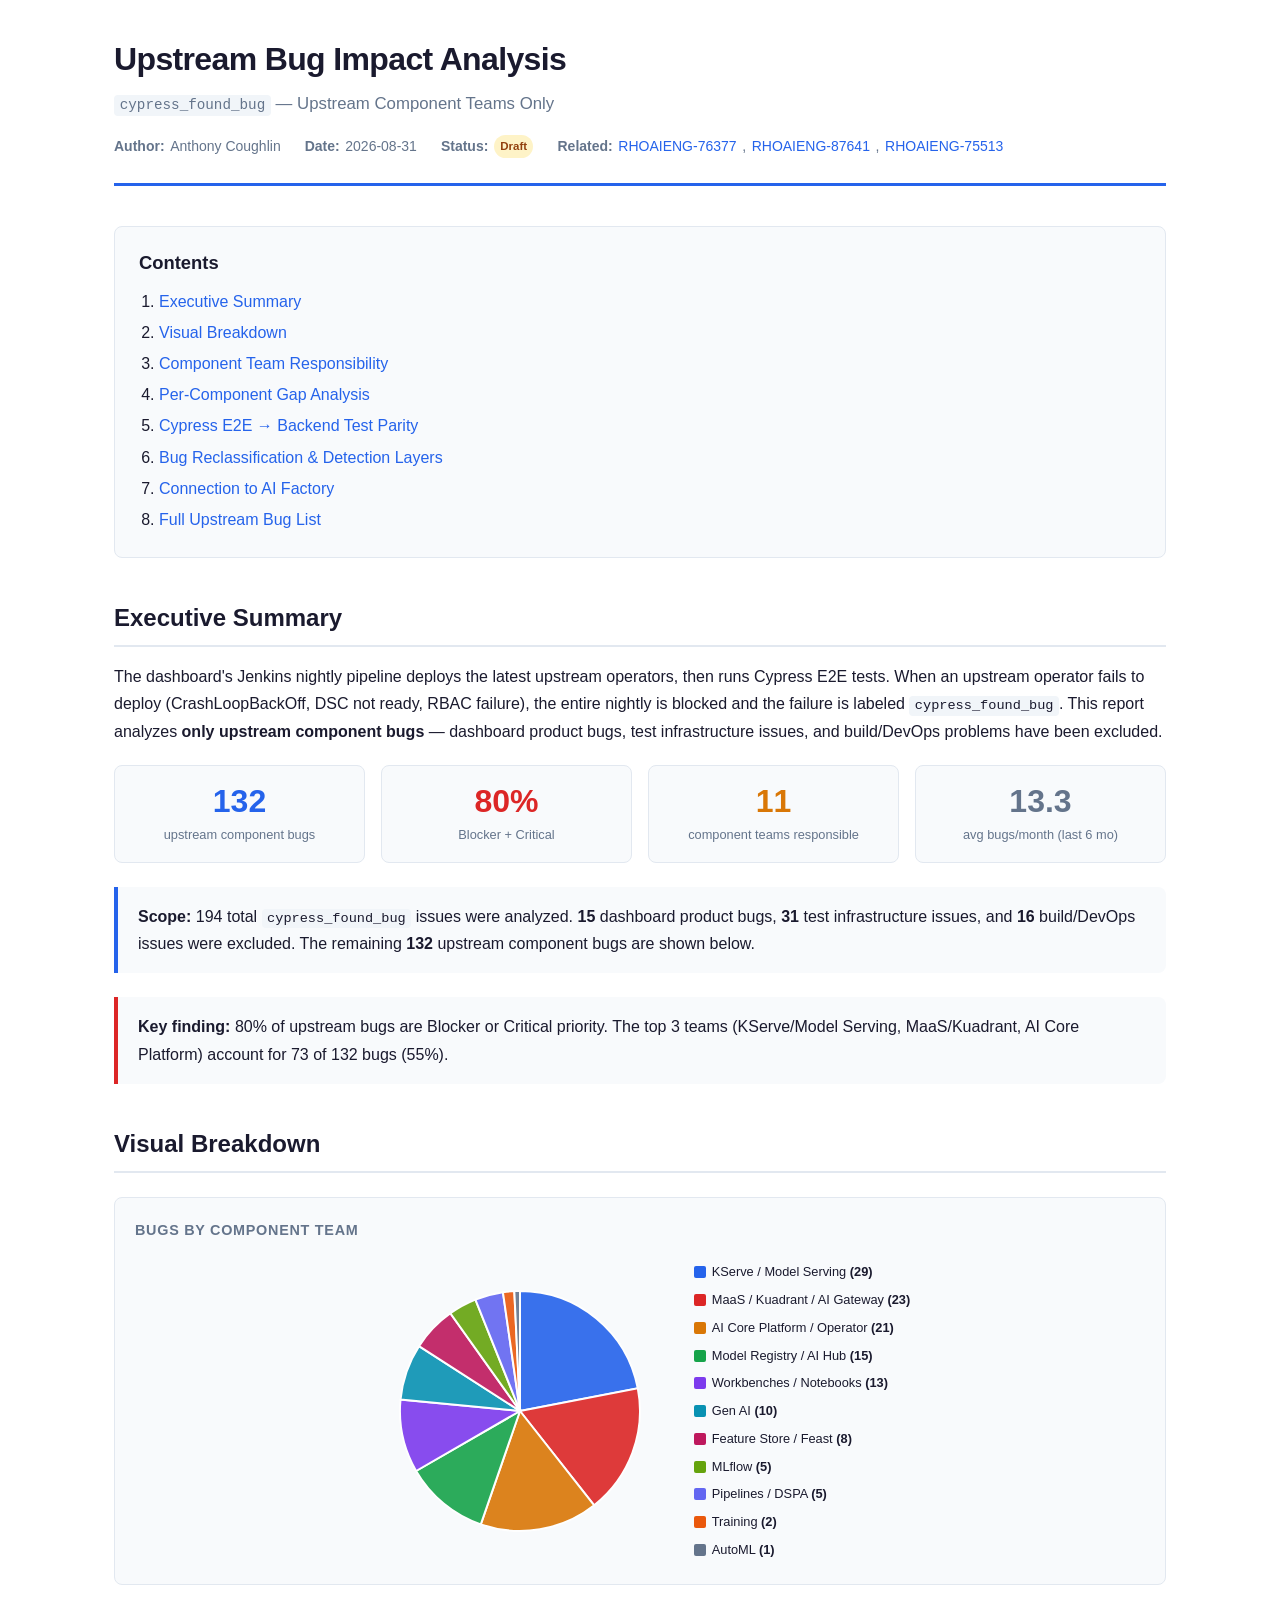
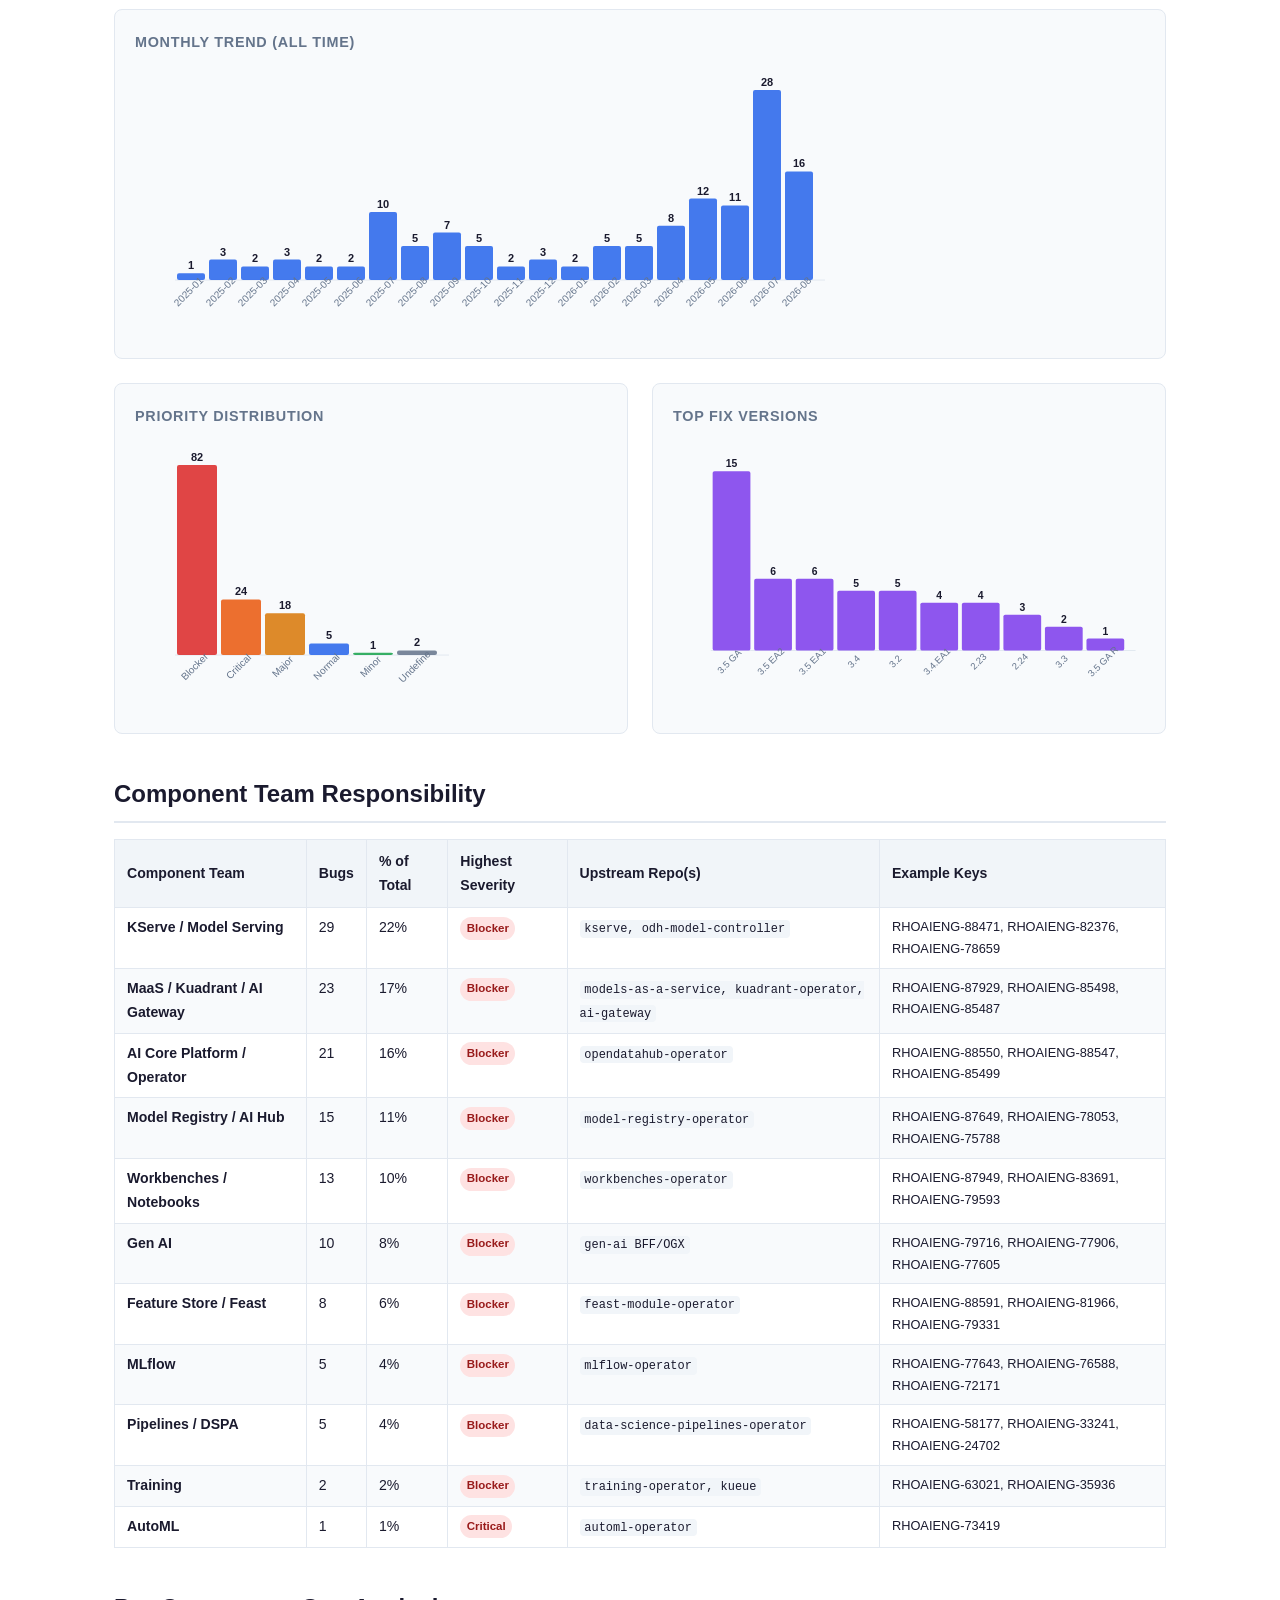
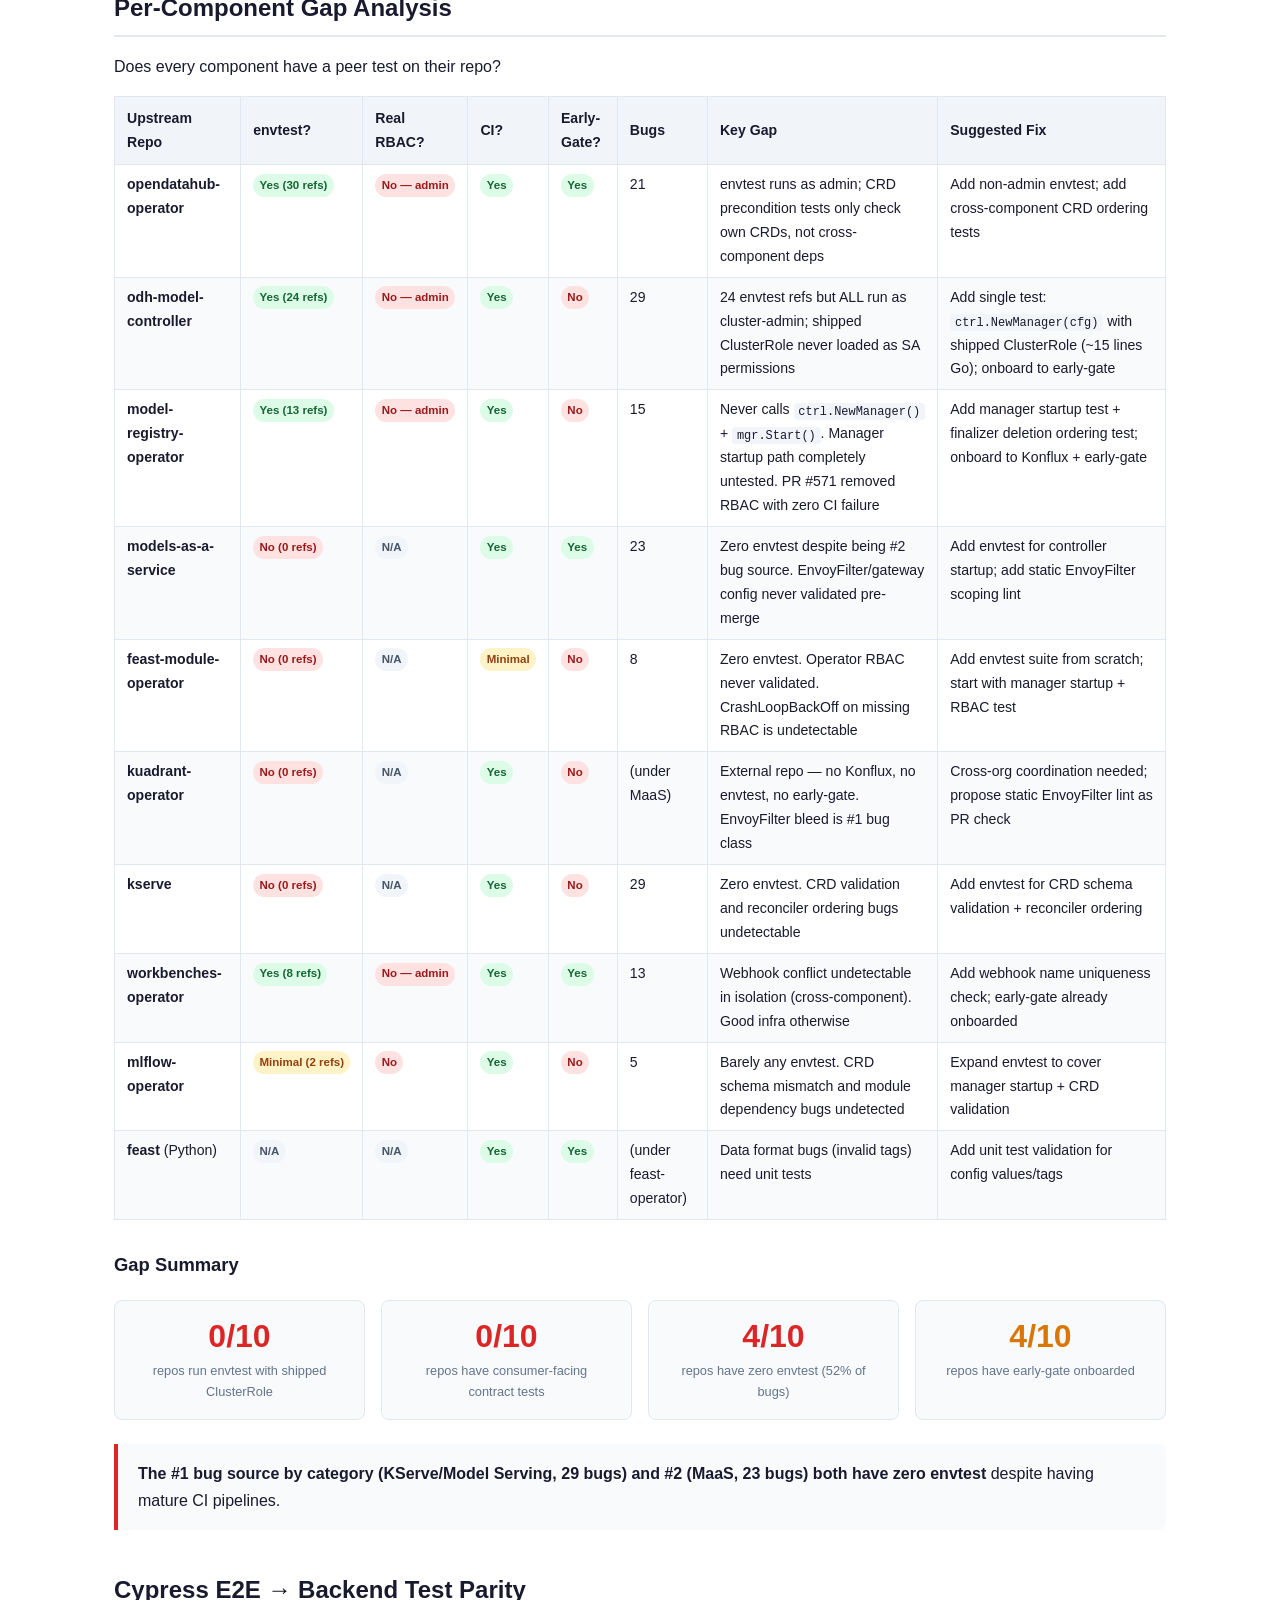
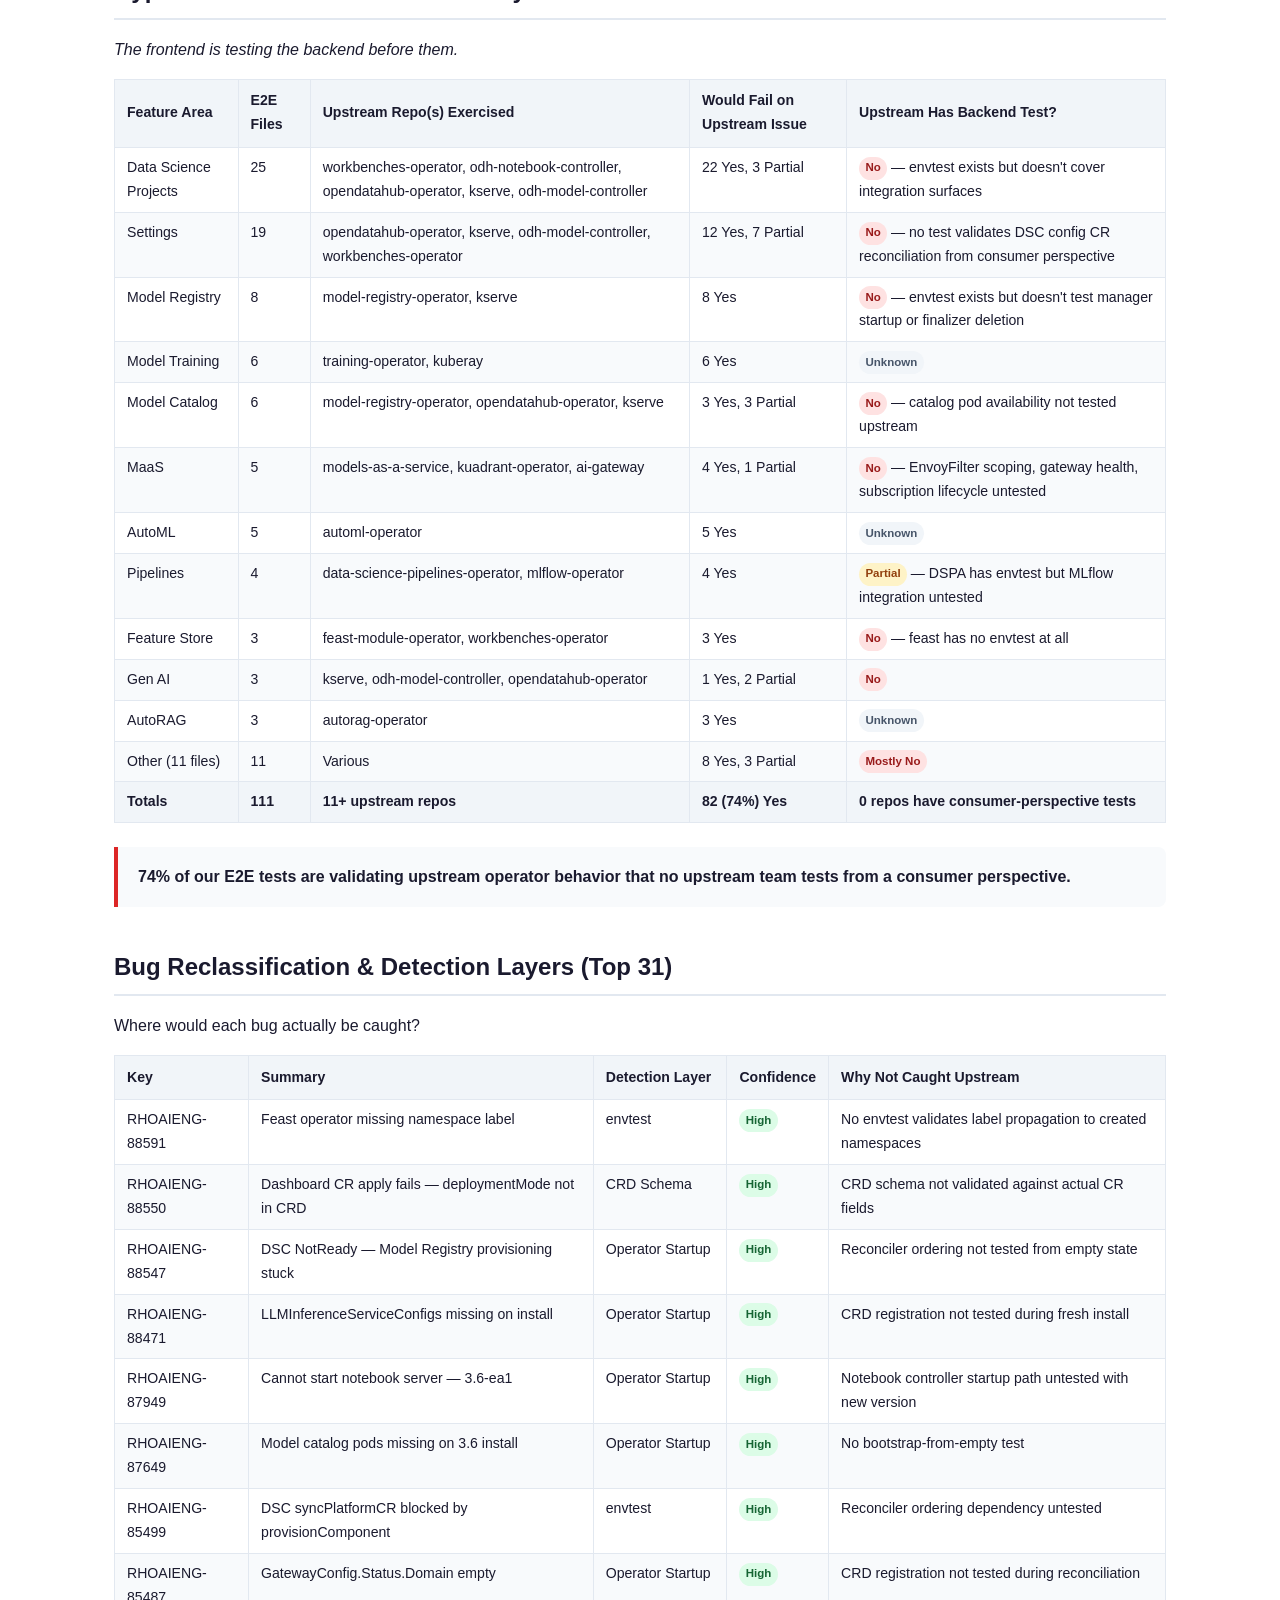
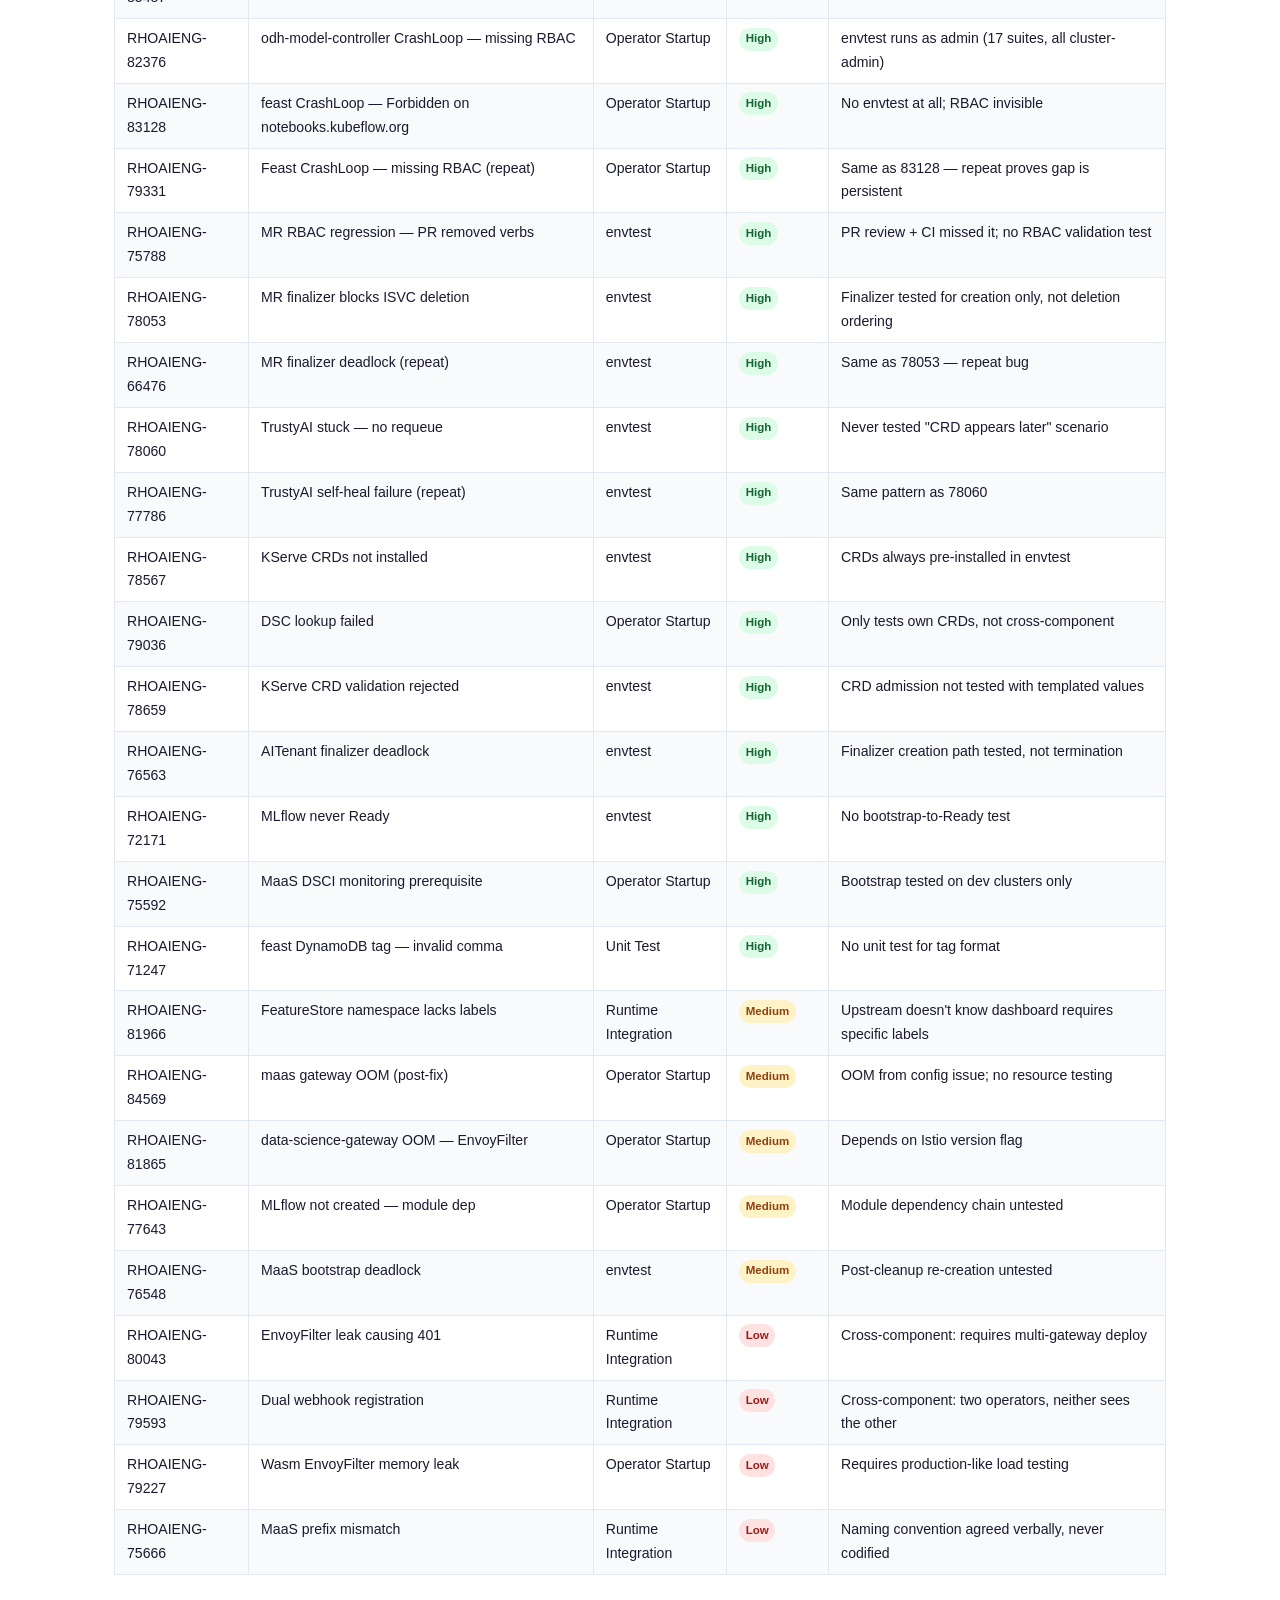
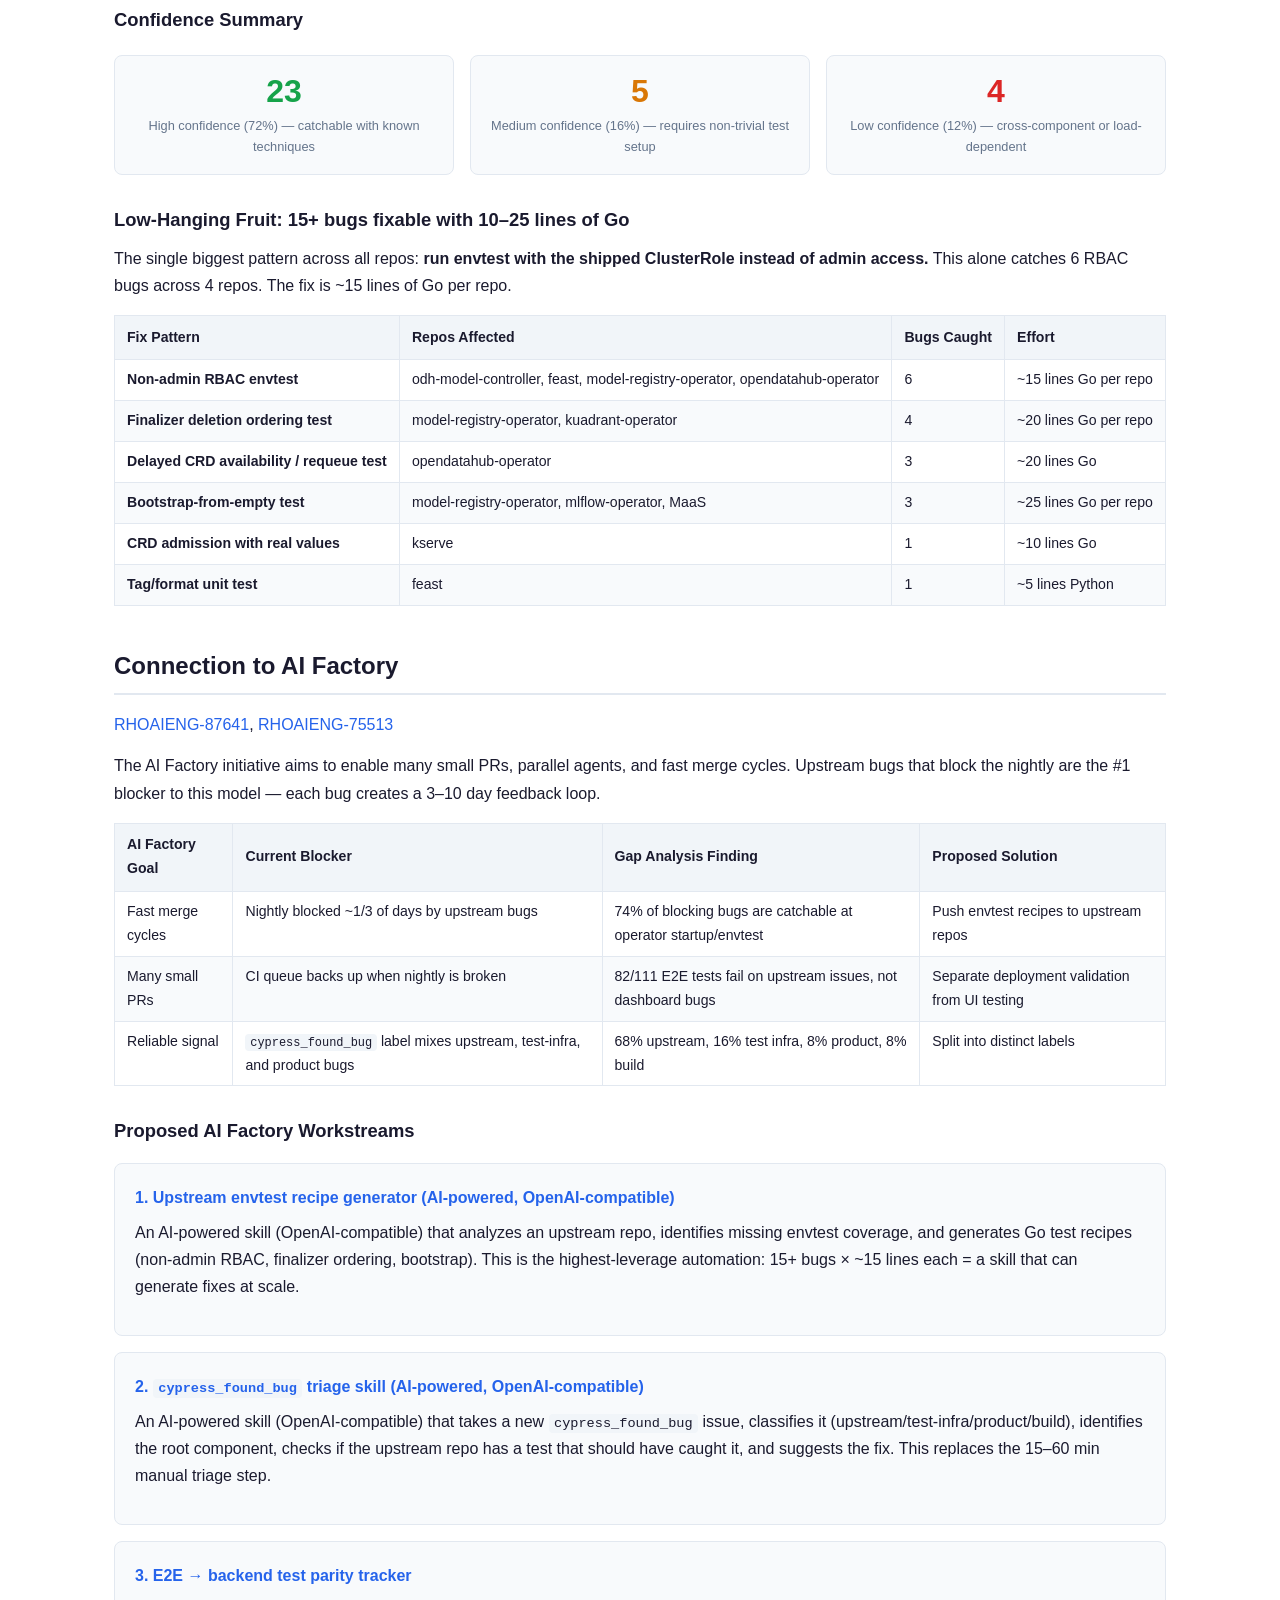
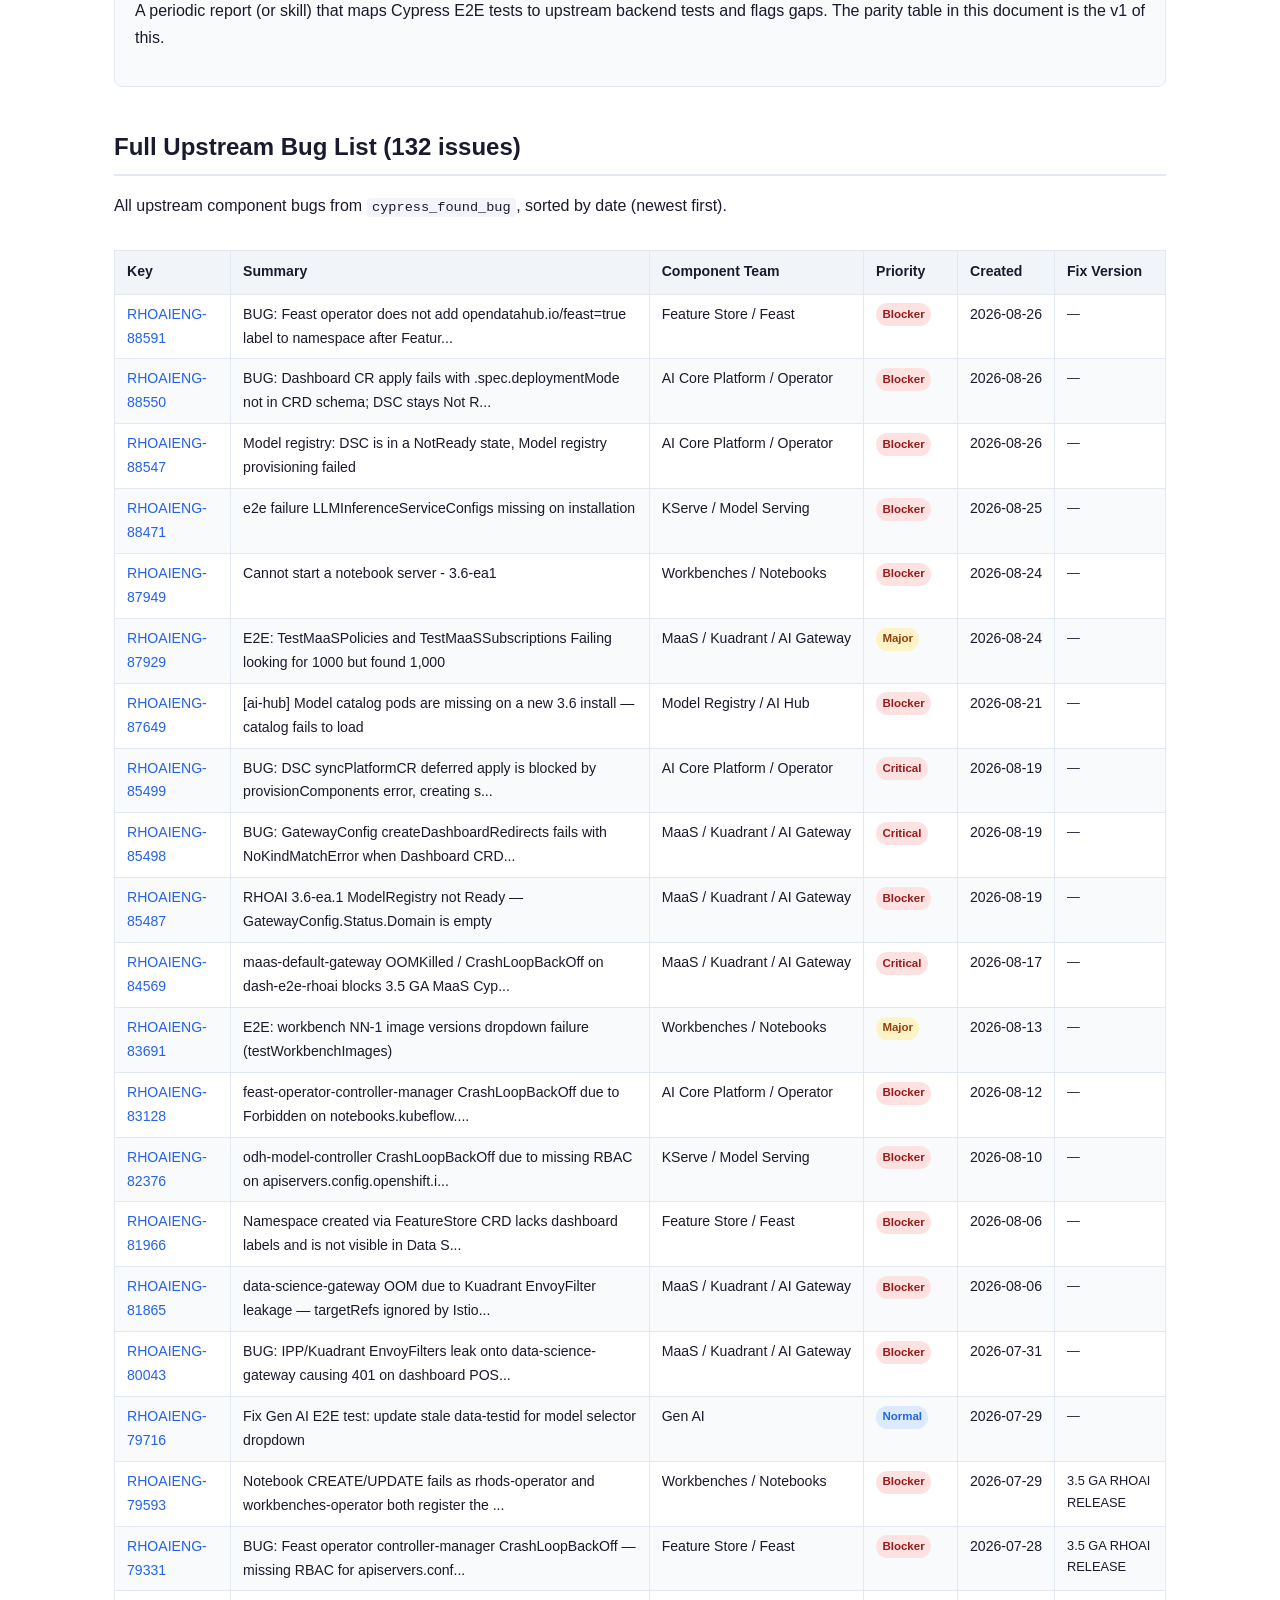
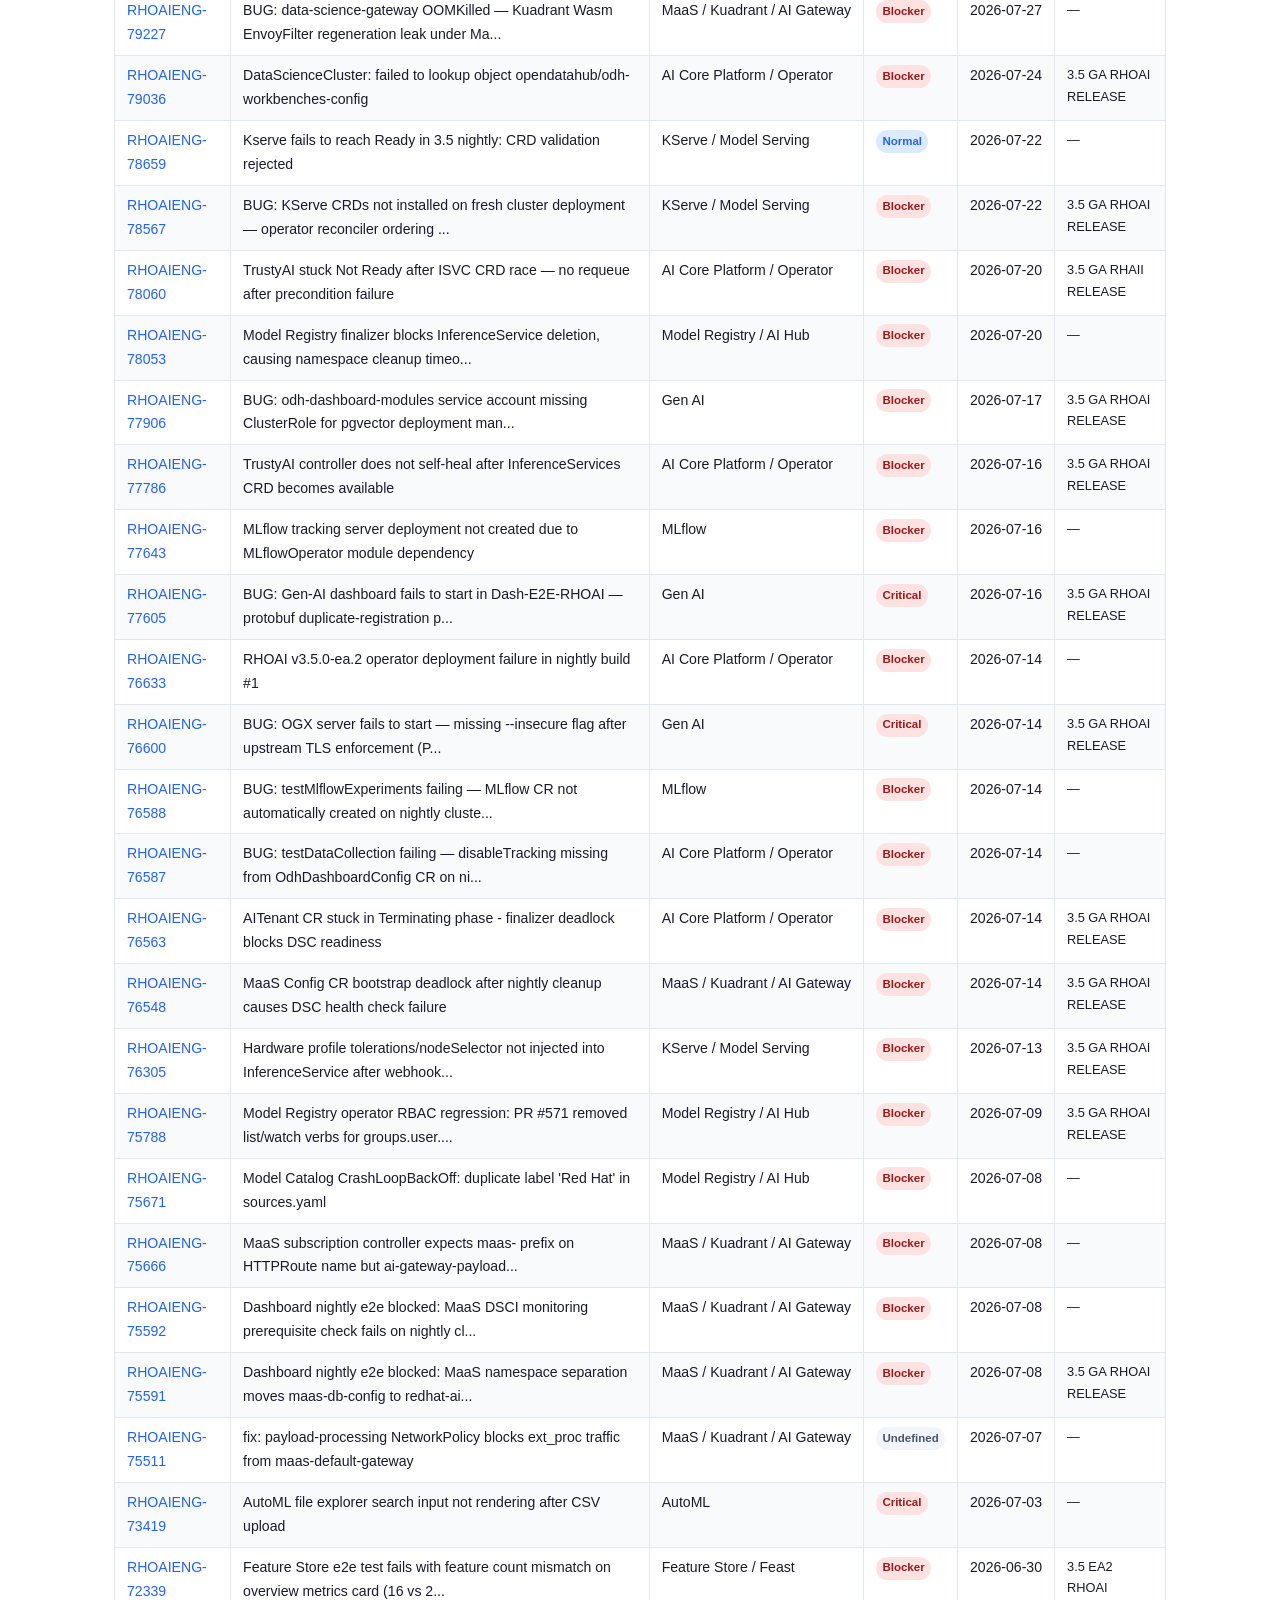
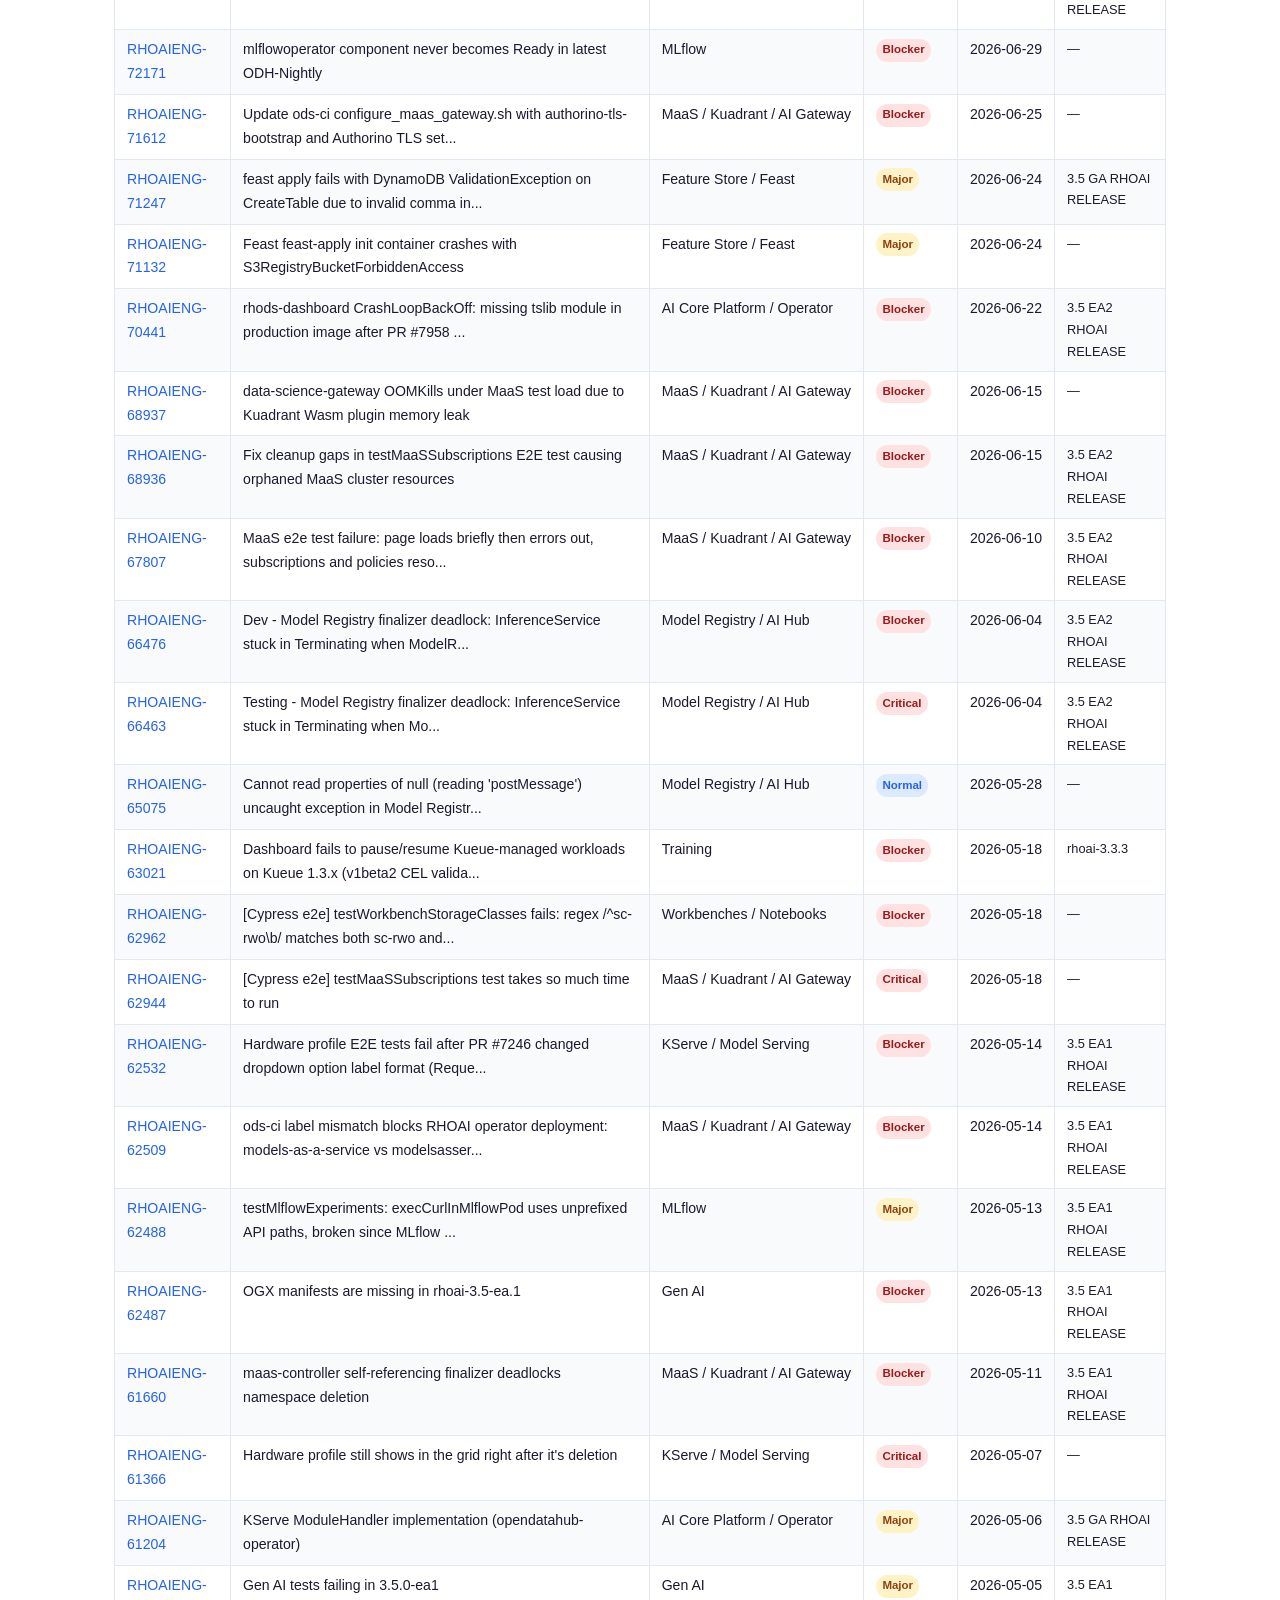
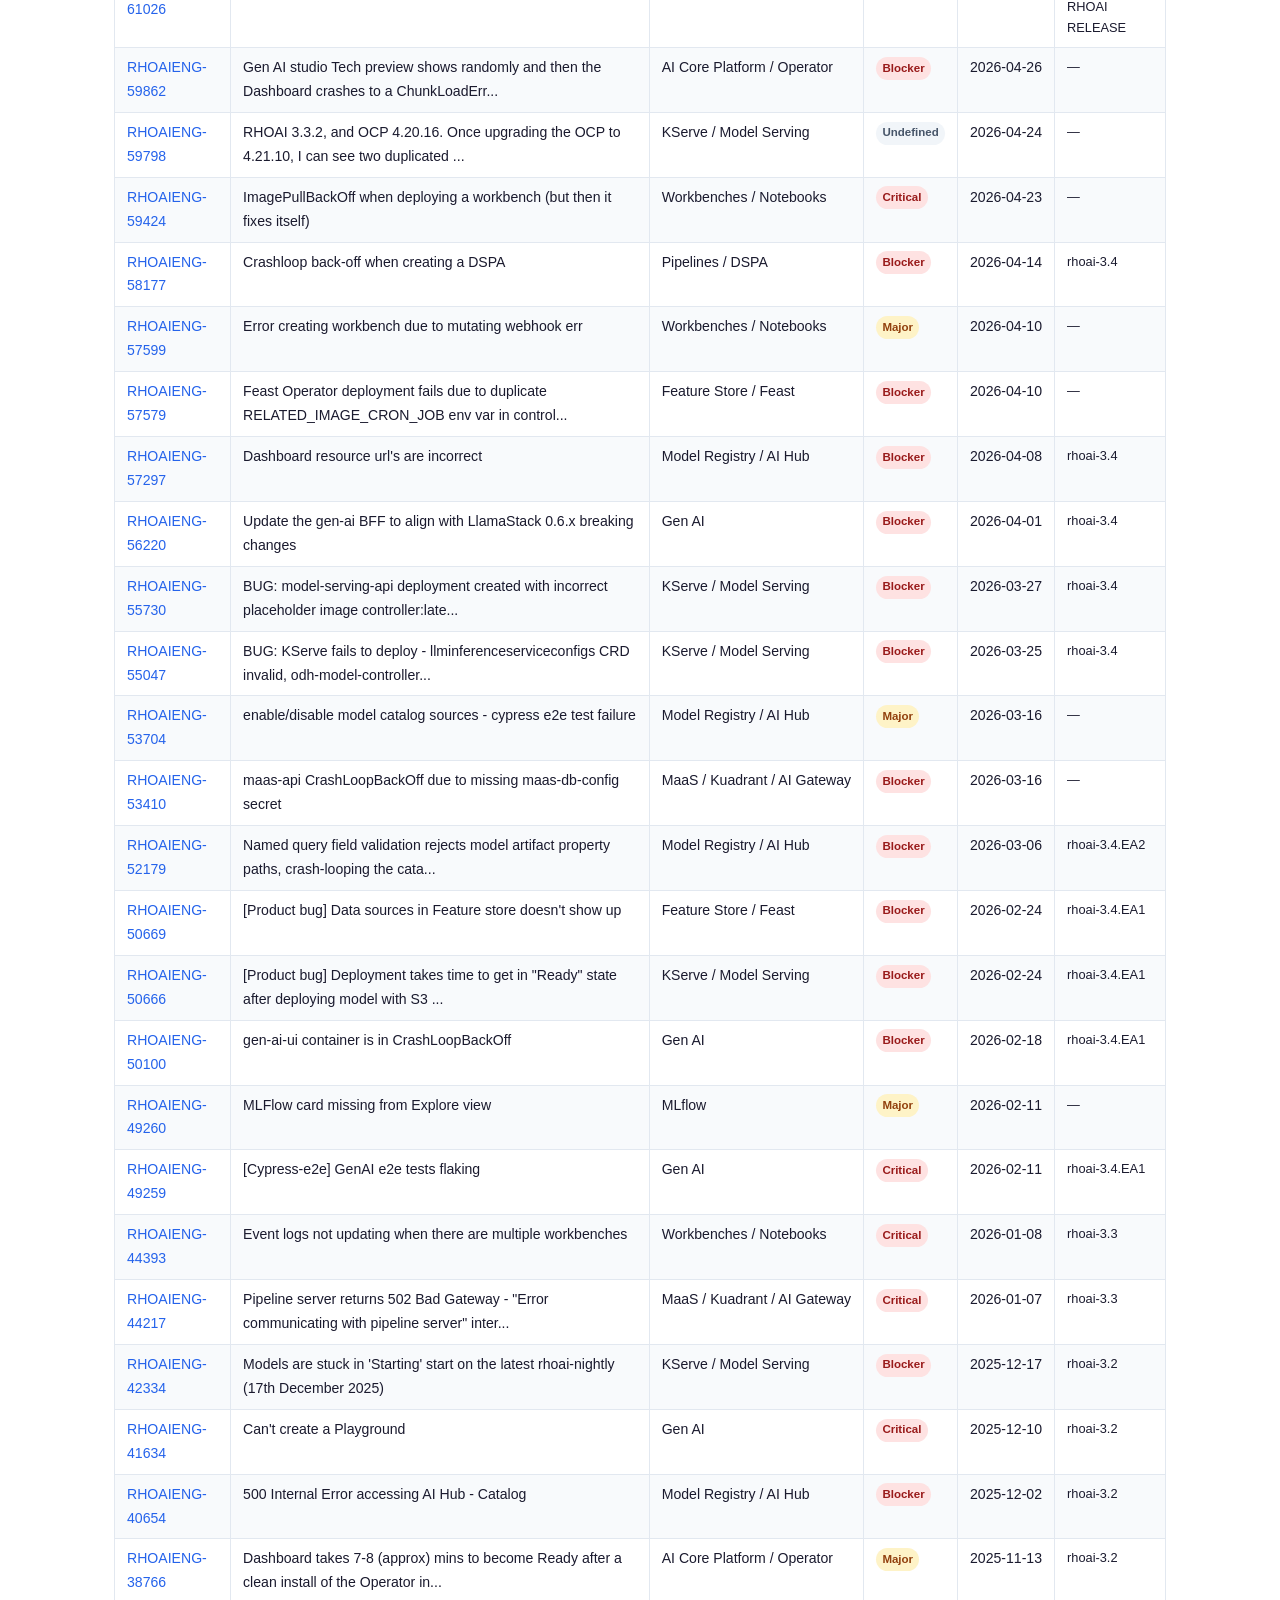
<file: docs/research/dashboard-integration-gap-analysis.html>
<!DOCTYPE html>
<html lang="en">
<head>
<meta charset="UTF-8">
<meta name="viewport" content="width=device-width, initial-scale=1.0">
<title>Upstream Bug Impact Analysis</title>
<style>
  :root {
    --bg: #ffffff;
    --fg: #1a1a2e;
    --muted: #64748b;
    --accent: #2563eb;
    --accent-light: #dbeafe;
    --border: #e2e8f0;
    --surface: #f8fafc;
    --red: #dc2626;
    --green: #16a34a;
    --amber: #d97706;
    --code-bg: #f1f5f9;
    --table-header: #f1f5f9;
    --table-stripe: #f8fafc;
  }
  @media (prefers-color-scheme: dark) {
    :root {
      --bg: #0f172a;
      --fg: #e2e8f0;
      --muted: #94a3b8;
      --accent: #60a5fa;
      --accent-light: #1e3a5f;
      --border: #334155;
      --surface: #1e293b;
      --red: #f87171;
      --green: #4ade80;
      --amber: #fbbf24;
      --code-bg: #1e293b;
      --table-header: #1e293b;
      --table-stripe: #162032;
    }
  }
  * { margin: 0; padding: 0; box-sizing: border-box; }
  body {
    font-family: -apple-system, BlinkMacSystemFont, 'Segoe UI', Roboto, 'Helvetica Neue', sans-serif;
    background: var(--bg); color: var(--fg);
    line-height: 1.7; max-width: 1100px;
    margin: 0 auto; padding: 2rem 1.5rem 4rem;
  }
  header { border-bottom: 3px solid var(--accent); padding-bottom: 1.5rem; margin-bottom: 2.5rem; }
  header h1 { font-size: 2rem; font-weight: 700; letter-spacing: -0.02em; margin-bottom: 0.25rem; }
  header .subtitle { font-size: 1.05rem; color: var(--muted); margin-bottom: 1rem; }
  .meta { display: flex; flex-wrap: wrap; gap: 1.5rem; font-size: 0.875rem; color: var(--muted); }
  .meta span { display: inline-flex; align-items: center; gap: 0.35rem; }
  h2 { font-size: 1.5rem; font-weight: 700; margin: 2.5rem 0 1rem; padding-bottom: 0.4rem; border-bottom: 2px solid var(--border); }
  h3 { font-size: 1.15rem; font-weight: 600; margin: 1.8rem 0 0.6rem; }
  h4 { font-size: 1rem; font-weight: 600; margin: 1.4rem 0 0.5rem; }
  p { margin-bottom: 0.9rem; }
  ul, ol { margin: 0.5rem 0 1rem 1.5rem; }
  li { margin-bottom: 0.35rem; }
  strong { font-weight: 600; }

  table { width: 100%; border-collapse: collapse; margin: 1rem 0 1.5rem; font-size: 0.88rem; }
  th { background: var(--table-header); font-weight: 600; text-align: left; padding: 0.6rem 0.75rem; border: 1px solid var(--border); }
  td { padding: 0.5rem 0.75rem; border: 1px solid var(--border); vertical-align: top; }
  tr:nth-child(even) td { background: var(--table-stripe); }

  code {
    font-family: 'SF Mono', 'Fira Code', 'Cascadia Code', monospace;
    font-size: 0.85em; background: var(--code-bg);
    padding: 0.15em 0.4em; border-radius: 4px;
  }

  .callout {
    background: var(--surface); border-left: 4px solid var(--accent);
    padding: 1rem 1.25rem; margin: 1rem 0 1.5rem; border-radius: 0 8px 8px 0;
  }
  .callout.red { border-left-color: var(--red); }
  .callout.green { border-left-color: var(--green); }
  .callout.amber { border-left-color: var(--amber); }

  .stat-grid {
    display: grid; grid-template-columns: repeat(auto-fit, minmax(190px, 1fr));
    gap: 1rem; margin: 1.25rem 0 1.5rem;
  }
  .stat-card {
    background: var(--surface); border: 1px solid var(--border);
    border-radius: 8px; padding: 1rem 1.25rem; text-align: center;
  }
  .stat-card .number { font-size: 2rem; font-weight: 700; line-height: 1.2; }
  .stat-card .number.red { color: var(--red); }
  .stat-card .number.amber { color: var(--amber); }
  .stat-card .number.green { color: var(--green); }
  .stat-card .number.accent { color: var(--accent); }
  .stat-card .label { font-size: 0.8rem; color: var(--muted); margin-top: 0.25rem; }

  .badge {
    display: inline-block; font-size: 0.72rem; font-weight: 600;
    padding: 0.15em 0.55em; border-radius: 999px; vertical-align: middle;
    white-space: nowrap;
  }
  .badge-red { background: #fee2e2; color: #991b1b; }
  .badge-green { background: #dcfce7; color: #166534; }
  .badge-amber { background: #fef3c7; color: #92400e; }
  .badge-blue { background: var(--accent-light); color: var(--accent); }
  .badge-gray { background: #f1f5f9; color: #475569; }
  @media (prefers-color-scheme: dark) {
    .badge-red { background: #450a0a; color: #fca5a5; }
    .badge-green { background: #052e16; color: #86efac; }
    .badge-amber { background: #451a03; color: #fcd34d; }
    .badge-blue { background: #1e3a5f; color: #93c5fd; }
    .badge-gray { background: #334155; color: #94a3b8; }
  }

  .toc {
    background: var(--surface); border: 1px solid var(--border);
    border-radius: 8px; padding: 1.25rem 1.5rem; margin: 1.5rem 0;
  }
  .toc h3 { margin-top: 0; }
  .toc ol { margin: 0.5rem 0 0 1.25rem; }
  .toc li { margin-bottom: 0.25rem; }
  .toc a { color: var(--accent); text-decoration: none; }
  .toc a:hover { text-decoration: underline; }
  a { color: var(--accent); text-decoration: none; }
  a:hover { text-decoration: underline; }

  .phase-card {
    background: var(--surface); border: 1px solid var(--border);
    border-radius: 8px; padding: 1.25rem; margin: 1rem 0;
  }
  .phase-card h4 { margin-top: 0; color: var(--accent); }

  .chart-section {
    margin: 1.5rem 0;
  }
  .chart-grid {
    display: grid; grid-template-columns: 1fr 1fr;
    gap: 1.5rem; margin: 1.5rem 0;
  }
  @media (max-width: 768px) {
    .chart-grid { grid-template-columns: 1fr; }
  }
  .chart-card {
    background: var(--surface); border: 1px solid var(--border);
    border-radius: 8px; padding: 1.25rem;
  }
  .chart-card h4 { margin-top: 0; margin-bottom: 1rem; color: var(--muted); font-size: 0.9rem; text-transform: uppercase; letter-spacing: 0.05em; }
  .pie-container {
    display: flex; align-items: center; gap: 1.5rem; flex-wrap: wrap; justify-content: center;
  }

  .comparison-table td:first-child { font-weight: 600; white-space: nowrap; }
  hr { border: none; border-top: 1px solid var(--border); margin: 2rem 0; }
  .highlight-row td { background: #fef9c3 !important; }
  @media (prefers-color-scheme: dark) { .highlight-row td { background: #422006 !important; } }

  .overflow-x { overflow-x: auto; }
</style>
</head>
<body>

<header>
  <h1>Upstream Bug Impact Analysis</h1>
  <p class="subtitle"><code>cypress_found_bug</code> &mdash; Upstream Component Teams Only</p>
  <div class="meta">
    <span><strong>Author:</strong> Anthony Coughlin</span>
    <span><strong>Date:</strong> 2026-08-31</span>
    <span><strong>Status:</strong> <span class="badge badge-amber">Draft</span></span>
    <span><strong>Related:</strong>
      <a href="https://issues.redhat.com/browse/RHOAIENG-76377">RHOAIENG-76377</a>,
      <a href="https://issues.redhat.com/browse/RHOAIENG-87641">RHOAIENG-87641</a>,
      <a href="https://issues.redhat.com/browse/RHOAIENG-75513">RHOAIENG-75513</a>
    </span>
  </div>
</header>

<nav class="toc">
  <h3>Contents</h3>
  <ol>
    <li><a href="#summary">Executive Summary</a></li>
    <li><a href="#charts">Visual Breakdown</a></li>
    <li><a href="#team-table">Component Team Responsibility</a></li>
    <li><a href="#gap-analysis">Per-Component Gap Analysis</a></li>
    <li><a href="#parity">Cypress E2E &rarr; Backend Test Parity</a></li>
    <li><a href="#reclassification">Bug Reclassification &amp; Detection Layers</a></li>
    <li><a href="#ai-factory">Connection to AI Factory</a></li>
    <li><a href="#full-list">Full Upstream Bug List</a></li>
  </ol>
</nav>

<!-- ============================================================ -->
<!-- EXECUTIVE SUMMARY -->
<!-- ============================================================ -->
<h2 id="summary">Executive Summary</h2>

<p>The dashboard's Jenkins nightly pipeline deploys the latest upstream operators, then runs Cypress E2E tests. When an upstream operator fails to deploy (CrashLoopBackOff, DSC not ready, RBAC failure), the entire nightly is blocked and the failure is labeled <code>cypress_found_bug</code>. This report analyzes <strong>only upstream component bugs</strong> &mdash; dashboard product bugs, test infrastructure issues, and build/DevOps problems have been excluded.</p>

<div class="stat-grid">
  <div class="stat-card"><div class="number accent">132</div><div class="label">upstream component bugs</div></div>
  <div class="stat-card"><div class="number red">80%</div><div class="label">Blocker + Critical</div></div>
  <div class="stat-card"><div class="number amber">11</div><div class="label">component teams responsible</div></div>
  <div class="stat-card"><div class="number" style="color:var(--muted)">13.3</div><div class="label">avg bugs/month (last 6 mo)</div></div>
</div>

<div class="callout">
  <strong>Scope:</strong> 194 total <code>cypress_found_bug</code> issues were analyzed. <strong>15</strong> dashboard product bugs, <strong>31</strong> test infrastructure issues, and <strong>16</strong> build/DevOps issues were excluded. The remaining <strong>132</strong> upstream component bugs are shown below.
</div>

<div class="callout red">
  <strong>Key finding:</strong> 80% of upstream bugs are Blocker or Critical priority. The top 3 teams (KServe/Model Serving, MaaS/Kuadrant, AI Core Platform) account for 73 of 132 bugs (55%).
</div>

<!-- ============================================================ -->
<!-- VISUAL BREAKDOWN -->
<!-- ============================================================ -->
<h2 id="charts">Visual Breakdown</h2>

<div class="chart-grid">
  <div class="chart-card" style="grid-column: span 2">
    <h4>Bugs by Component Team</h4>
    <div class="pie-container">
      <svg viewBox="0 0 300 300" width="300" height="300" style="max-width:100%">
    <path d="M 150.0,150.0 L 150.0,30.0 A 120.0,120.0 0 0,1 267.8,127.3 Z" fill="#2563eb" stroke="var(--bg)" stroke-width="2" opacity="0.9"><title>KServe / Model Serving: 29 (22%)</title></path><path d="M 150.0,150.0 L 267.8,127.3 A 120.0,120.0 0 0,1 224.2,244.3 Z" fill="#dc2626" stroke="var(--bg)" stroke-width="2" opacity="0.9"><title>MaaS / Kuadrant / AI Gateway: 23 (17%)</title></path><path d="M 150.0,150.0 L 224.2,244.3 A 120.0,120.0 0 0,1 110.8,263.4 Z" fill="#d97706" stroke="var(--bg)" stroke-width="2" opacity="0.9"><title>AI Core Platform / Operator: 21 (16%)</title></path><path d="M 150.0,150.0 L 110.8,263.4 A 120.0,120.0 0 0,1 46.1,210.0 Z" fill="#16a34a" stroke="var(--bg)" stroke-width="2" opacity="0.9"><title>Model Registry / AI Hub: 15 (11%)</title></path><path d="M 150.0,150.0 L 46.1,210.0 A 120.0,120.0 0 0,1 30.5,138.6 Z" fill="#7c3aed" stroke="var(--bg)" stroke-width="2" opacity="0.9"><title>Workbenches / Notebooks: 13 (10%)</title></path><path d="M 150.0,150.0 L 30.5,138.6 A 120.0,120.0 0 0,1 49.0,85.1 Z" fill="#0891b2" stroke="var(--bg)" stroke-width="2" opacity="0.9"><title>Gen AI: 10 (8%)</title></path><path d="M 150.0,150.0 L 49.0,85.1 A 120.0,120.0 0 0,1 80.4,52.3 Z" fill="#be185d" stroke="var(--bg)" stroke-width="2" opacity="0.9"><title>Feature Store / Feast: 8 (6%)</title></path><path d="M 150.0,150.0 L 80.4,52.3 A 120.0,120.0 0 0,1 105.4,38.6 Z" fill="#65a30d" stroke="var(--bg)" stroke-width="2" opacity="0.9"><title>MLflow: 5 (4%)</title></path><path d="M 150.0,150.0 L 105.4,38.6 A 120.0,120.0 0 0,1 132.9,31.2 Z" fill="#6366f1" stroke="var(--bg)" stroke-width="2" opacity="0.9"><title>Pipelines / DSPA: 5 (4%)</title></path><path d="M 150.0,150.0 L 132.9,31.2 A 120.0,120.0 0 0,1 144.3,30.1 Z" fill="#ea580c" stroke="var(--bg)" stroke-width="2" opacity="0.9"><title>Training: 2 (2%)</title></path><path d="M 150.0,150.0 L 144.3,30.1 A 120.0,120.0 0 0,1 150.0,30.0 Z" fill="#64748b" stroke="var(--bg)" stroke-width="2" opacity="0.9"><title>AutoML: 1 (1%)</title></path>
    </svg>
      <div style="display:flex;flex-direction:column"><div style="display:flex;align-items:center;gap:6px;margin:3px 0"><div style="width:12px;height:12px;border-radius:2px;background:#2563eb;flex-shrink:0"></div><span style="font-size:0.8rem;color:var(--fg)">KServe / Model Serving <strong>(29)</strong></span></div><div style="display:flex;align-items:center;gap:6px;margin:3px 0"><div style="width:12px;height:12px;border-radius:2px;background:#dc2626;flex-shrink:0"></div><span style="font-size:0.8rem;color:var(--fg)">MaaS / Kuadrant / AI Gateway <strong>(23)</strong></span></div><div style="display:flex;align-items:center;gap:6px;margin:3px 0"><div style="width:12px;height:12px;border-radius:2px;background:#d97706;flex-shrink:0"></div><span style="font-size:0.8rem;color:var(--fg)">AI Core Platform / Operator <strong>(21)</strong></span></div><div style="display:flex;align-items:center;gap:6px;margin:3px 0"><div style="width:12px;height:12px;border-radius:2px;background:#16a34a;flex-shrink:0"></div><span style="font-size:0.8rem;color:var(--fg)">Model Registry / AI Hub <strong>(15)</strong></span></div><div style="display:flex;align-items:center;gap:6px;margin:3px 0"><div style="width:12px;height:12px;border-radius:2px;background:#7c3aed;flex-shrink:0"></div><span style="font-size:0.8rem;color:var(--fg)">Workbenches / Notebooks <strong>(13)</strong></span></div><div style="display:flex;align-items:center;gap:6px;margin:3px 0"><div style="width:12px;height:12px;border-radius:2px;background:#0891b2;flex-shrink:0"></div><span style="font-size:0.8rem;color:var(--fg)">Gen AI <strong>(10)</strong></span></div><div style="display:flex;align-items:center;gap:6px;margin:3px 0"><div style="width:12px;height:12px;border-radius:2px;background:#be185d;flex-shrink:0"></div><span style="font-size:0.8rem;color:var(--fg)">Feature Store / Feast <strong>(8)</strong></span></div><div style="display:flex;align-items:center;gap:6px;margin:3px 0"><div style="width:12px;height:12px;border-radius:2px;background:#65a30d;flex-shrink:0"></div><span style="font-size:0.8rem;color:var(--fg)">MLflow <strong>(5)</strong></span></div><div style="display:flex;align-items:center;gap:6px;margin:3px 0"><div style="width:12px;height:12px;border-radius:2px;background:#6366f1;flex-shrink:0"></div><span style="font-size:0.8rem;color:var(--fg)">Pipelines / DSPA <strong>(5)</strong></span></div><div style="display:flex;align-items:center;gap:6px;margin:3px 0"><div style="width:12px;height:12px;border-radius:2px;background:#ea580c;flex-shrink:0"></div><span style="font-size:0.8rem;color:var(--fg)">Training <strong>(2)</strong></span></div><div style="display:flex;align-items:center;gap:6px;margin:3px 0"><div style="width:12px;height:12px;border-radius:2px;background:#64748b;flex-shrink:0"></div><span style="font-size:0.8rem;color:var(--fg)">AutoML <strong>(1)</strong></span></div></div>
    </div>
  </div>
</div>

<div class="chart-grid">
  <div class="chart-card" style="grid-column: span 2">
    <h4>Monthly Trend (All Time)</h4>
    <div class="overflow-x">
      <svg viewBox="0 0 700.0 260" width="700.0" height="260" style="max-width:100%;overflow:visible">
    <line x1="40" y1="210" x2="690.0" y2="210" stroke="var(--border)" stroke-width="1"/>
    <rect x="42.0" y="203.2" width="28.0" height="6.8" fill="#2563eb" rx="2" opacity="0.85"><title>2025-01: 1</title></rect><text x="56.0" y="199.2" text-anchor="middle" fill="var(--fg)" font-size="11" font-weight="600">1</text><text x="56.0" y="224.0" text-anchor="middle" fill="var(--muted)" font-size="10" transform="rotate(-45, 56.0, 224.0)">2025-01</text><rect x="74.0" y="189.6" width="28.0" height="20.4" fill="#2563eb" rx="2" opacity="0.85"><title>2025-02: 3</title></rect><text x="88.0" y="185.6" text-anchor="middle" fill="var(--fg)" font-size="11" font-weight="600">3</text><text x="88.0" y="224.0" text-anchor="middle" fill="var(--muted)" font-size="10" transform="rotate(-45, 88.0, 224.0)">2025-02</text><rect x="106.0" y="196.4" width="28.0" height="13.6" fill="#2563eb" rx="2" opacity="0.85"><title>2025-03: 2</title></rect><text x="120.0" y="192.4" text-anchor="middle" fill="var(--fg)" font-size="11" font-weight="600">2</text><text x="120.0" y="224.0" text-anchor="middle" fill="var(--muted)" font-size="10" transform="rotate(-45, 120.0, 224.0)">2025-03</text><rect x="138.0" y="189.6" width="28.0" height="20.4" fill="#2563eb" rx="2" opacity="0.85"><title>2025-04: 3</title></rect><text x="152.0" y="185.6" text-anchor="middle" fill="var(--fg)" font-size="11" font-weight="600">3</text><text x="152.0" y="224.0" text-anchor="middle" fill="var(--muted)" font-size="10" transform="rotate(-45, 152.0, 224.0)">2025-04</text><rect x="170.0" y="196.4" width="28.0" height="13.6" fill="#2563eb" rx="2" opacity="0.85"><title>2025-05: 2</title></rect><text x="184.0" y="192.4" text-anchor="middle" fill="var(--fg)" font-size="11" font-weight="600">2</text><text x="184.0" y="224.0" text-anchor="middle" fill="var(--muted)" font-size="10" transform="rotate(-45, 184.0, 224.0)">2025-05</text><rect x="202.0" y="196.4" width="28.0" height="13.6" fill="#2563eb" rx="2" opacity="0.85"><title>2025-06: 2</title></rect><text x="216.0" y="192.4" text-anchor="middle" fill="var(--fg)" font-size="11" font-weight="600">2</text><text x="216.0" y="224.0" text-anchor="middle" fill="var(--muted)" font-size="10" transform="rotate(-45, 216.0, 224.0)">2025-06</text><rect x="234.0" y="142.1" width="28.0" height="67.9" fill="#2563eb" rx="2" opacity="0.85"><title>2025-07: 10</title></rect><text x="248.0" y="138.1" text-anchor="middle" fill="var(--fg)" font-size="11" font-weight="600">10</text><text x="248.0" y="224.0" text-anchor="middle" fill="var(--muted)" font-size="10" transform="rotate(-45, 248.0, 224.0)">2025-07</text><rect x="266.0" y="176.1" width="28.0" height="33.9" fill="#2563eb" rx="2" opacity="0.85"><title>2025-08: 5</title></rect><text x="280.0" y="172.1" text-anchor="middle" fill="var(--fg)" font-size="11" font-weight="600">5</text><text x="280.0" y="224.0" text-anchor="middle" fill="var(--muted)" font-size="10" transform="rotate(-45, 280.0, 224.0)">2025-08</text><rect x="298.0" y="162.5" width="28.0" height="47.5" fill="#2563eb" rx="2" opacity="0.85"><title>2025-09: 7</title></rect><text x="312.0" y="158.5" text-anchor="middle" fill="var(--fg)" font-size="11" font-weight="600">7</text><text x="312.0" y="224.0" text-anchor="middle" fill="var(--muted)" font-size="10" transform="rotate(-45, 312.0, 224.0)">2025-09</text><rect x="330.0" y="176.1" width="28.0" height="33.9" fill="#2563eb" rx="2" opacity="0.85"><title>2025-10: 5</title></rect><text x="344.0" y="172.1" text-anchor="middle" fill="var(--fg)" font-size="11" font-weight="600">5</text><text x="344.0" y="224.0" text-anchor="middle" fill="var(--muted)" font-size="10" transform="rotate(-45, 344.0, 224.0)">2025-10</text><rect x="362.0" y="196.4" width="28.0" height="13.6" fill="#2563eb" rx="2" opacity="0.85"><title>2025-11: 2</title></rect><text x="376.0" y="192.4" text-anchor="middle" fill="var(--fg)" font-size="11" font-weight="600">2</text><text x="376.0" y="224.0" text-anchor="middle" fill="var(--muted)" font-size="10" transform="rotate(-45, 376.0, 224.0)">2025-11</text><rect x="394.0" y="189.6" width="28.0" height="20.4" fill="#2563eb" rx="2" opacity="0.85"><title>2025-12: 3</title></rect><text x="408.0" y="185.6" text-anchor="middle" fill="var(--fg)" font-size="11" font-weight="600">3</text><text x="408.0" y="224.0" text-anchor="middle" fill="var(--muted)" font-size="10" transform="rotate(-45, 408.0, 224.0)">2025-12</text><rect x="426.0" y="196.4" width="28.0" height="13.6" fill="#2563eb" rx="2" opacity="0.85"><title>2026-01: 2</title></rect><text x="440.0" y="192.4" text-anchor="middle" fill="var(--fg)" font-size="11" font-weight="600">2</text><text x="440.0" y="224.0" text-anchor="middle" fill="var(--muted)" font-size="10" transform="rotate(-45, 440.0, 224.0)">2026-01</text><rect x="458.0" y="176.1" width="28.0" height="33.9" fill="#2563eb" rx="2" opacity="0.85"><title>2026-02: 5</title></rect><text x="472.0" y="172.1" text-anchor="middle" fill="var(--fg)" font-size="11" font-weight="600">5</text><text x="472.0" y="224.0" text-anchor="middle" fill="var(--muted)" font-size="10" transform="rotate(-45, 472.0, 224.0)">2026-02</text><rect x="490.0" y="176.1" width="28.0" height="33.9" fill="#2563eb" rx="2" opacity="0.85"><title>2026-03: 5</title></rect><text x="504.0" y="172.1" text-anchor="middle" fill="var(--fg)" font-size="11" font-weight="600">5</text><text x="504.0" y="224.0" text-anchor="middle" fill="var(--muted)" font-size="10" transform="rotate(-45, 504.0, 224.0)">2026-03</text><rect x="522.0" y="155.7" width="28.0" height="54.3" fill="#2563eb" rx="2" opacity="0.85"><title>2026-04: 8</title></rect><text x="536.0" y="151.7" text-anchor="middle" fill="var(--fg)" font-size="11" font-weight="600">8</text><text x="536.0" y="224.0" text-anchor="middle" fill="var(--muted)" font-size="10" transform="rotate(-45, 536.0, 224.0)">2026-04</text><rect x="554.0" y="128.6" width="28.0" height="81.4" fill="#2563eb" rx="2" opacity="0.85"><title>2026-05: 12</title></rect><text x="568.0" y="124.6" text-anchor="middle" fill="var(--fg)" font-size="11" font-weight="600">12</text><text x="568.0" y="224.0" text-anchor="middle" fill="var(--muted)" font-size="10" transform="rotate(-45, 568.0, 224.0)">2026-05</text><rect x="586.0" y="135.4" width="28.0" height="74.6" fill="#2563eb" rx="2" opacity="0.85"><title>2026-06: 11</title></rect><text x="600.0" y="131.4" text-anchor="middle" fill="var(--fg)" font-size="11" font-weight="600">11</text><text x="600.0" y="224.0" text-anchor="middle" fill="var(--muted)" font-size="10" transform="rotate(-45, 600.0, 224.0)">2026-06</text><rect x="618.0" y="20.0" width="28.0" height="190.0" fill="#2563eb" rx="2" opacity="0.85"><title>2026-07: 28</title></rect><text x="632.0" y="16.0" text-anchor="middle" fill="var(--fg)" font-size="11" font-weight="600">28</text><text x="632.0" y="224.0" text-anchor="middle" fill="var(--muted)" font-size="10" transform="rotate(-45, 632.0, 224.0)">2026-07</text><rect x="650.0" y="101.4" width="28.0" height="108.6" fill="#2563eb" rx="2" opacity="0.85"><title>2026-08: 16</title></rect><text x="664.0" y="97.4" text-anchor="middle" fill="var(--fg)" font-size="11" font-weight="600">16</text><text x="664.0" y="224.0" text-anchor="middle" fill="var(--muted)" font-size="10" transform="rotate(-45, 664.0, 224.0)">2026-08</text>
    </svg>
    </div>
  </div>
</div>

<div class="chart-grid">
  <div class="chart-card">
    <h4>Priority Distribution</h4>
    <div class="overflow-x">
      <svg viewBox="0 0 324 260" width="324" height="260" style="max-width:100%;overflow:visible">
    <line x1="40" y1="210" x2="314" y2="210" stroke="var(--border)" stroke-width="1"/>
    <rect x="42.0" y="20.0" width="40.0" height="190.0" fill="#dc2626" rx="2" opacity="0.85"><title>Blocker: 82</title></rect><text x="62.0" y="16.0" text-anchor="middle" fill="var(--fg)" font-size="11" font-weight="600">82</text><text x="62.0" y="224.0" text-anchor="middle" fill="var(--muted)" font-size="10" transform="rotate(-45, 62.0, 224.0)">Blocker</text><rect x="86.0" y="154.4" width="40.0" height="55.6" fill="#ea580c" rx="2" opacity="0.85"><title>Critical: 24</title></rect><text x="106.0" y="150.4" text-anchor="middle" fill="var(--fg)" font-size="11" font-weight="600">24</text><text x="106.0" y="224.0" text-anchor="middle" fill="var(--muted)" font-size="10" transform="rotate(-45, 106.0, 224.0)">Critical</text><rect x="130.0" y="168.3" width="40.0" height="41.7" fill="#d97706" rx="2" opacity="0.85"><title>Major: 18</title></rect><text x="150.0" y="164.3" text-anchor="middle" fill="var(--fg)" font-size="11" font-weight="600">18</text><text x="150.0" y="224.0" text-anchor="middle" fill="var(--muted)" font-size="10" transform="rotate(-45, 150.0, 224.0)">Major</text><rect x="174.0" y="198.4" width="40.0" height="11.6" fill="#2563eb" rx="2" opacity="0.85"><title>Normal: 5</title></rect><text x="194.0" y="194.4" text-anchor="middle" fill="var(--fg)" font-size="11" font-weight="600">5</text><text x="194.0" y="224.0" text-anchor="middle" fill="var(--muted)" font-size="10" transform="rotate(-45, 194.0, 224.0)">Normal</text><rect x="218.0" y="207.7" width="40.0" height="2.3" fill="#16a34a" rx="2" opacity="0.85"><title>Minor: 1</title></rect><text x="238.0" y="203.7" text-anchor="middle" fill="var(--fg)" font-size="11" font-weight="600">1</text><text x="238.0" y="224.0" text-anchor="middle" fill="var(--muted)" font-size="10" transform="rotate(-45, 238.0, 224.0)">Minor</text><rect x="262.0" y="205.4" width="40.0" height="4.6" fill="#64748b" rx="2" opacity="0.85"><title>Undefined: 2</title></rect><text x="282.0" y="201.4" text-anchor="middle" fill="var(--fg)" font-size="11" font-weight="600">2</text><text x="282.0" y="224.0" text-anchor="middle" fill="var(--muted)" font-size="10" transform="rotate(-45, 282.0, 224.0)">Undefine</text>
    </svg>
    </div>
  </div>
  <div class="chart-card">
    <h4>Top Fix Versions</h4>
    <div class="overflow-x">
      <svg viewBox="0 0 500 260" width="500" height="260" style="max-width:100%;overflow:visible">
    <line x1="40" y1="210" x2="490" y2="210" stroke="var(--border)" stroke-width="1"/>
    <rect x="42.0" y="20.0" width="40.0" height="190.0" fill="#7c3aed" rx="2" opacity="0.85"><title>3.5 GA RHOAI RELEASE: 15</title></rect><text x="62.0" y="16.0" text-anchor="middle" fill="var(--fg)" font-size="11" font-weight="600">15</text><text x="62.0" y="224.0" text-anchor="middle" fill="var(--muted)" font-size="10" transform="rotate(-45, 62.0, 224.0)">3.5 GA</text><rect x="86.0" y="134.0" width="40.0" height="76.0" fill="#7c3aed" rx="2" opacity="0.85"><title>3.5 EA2 RHOAI RELEASE: 6</title></rect><text x="106.0" y="130.0" text-anchor="middle" fill="var(--fg)" font-size="11" font-weight="600">6</text><text x="106.0" y="224.0" text-anchor="middle" fill="var(--muted)" font-size="10" transform="rotate(-45, 106.0, 224.0)">3.5 EA2</text><rect x="130.0" y="134.0" width="40.0" height="76.0" fill="#7c3aed" rx="2" opacity="0.85"><title>3.5 EA1 RHOAI RELEASE: 6</title></rect><text x="150.0" y="130.0" text-anchor="middle" fill="var(--fg)" font-size="11" font-weight="600">6</text><text x="150.0" y="224.0" text-anchor="middle" fill="var(--muted)" font-size="10" transform="rotate(-45, 150.0, 224.0)">3.5 EA1</text><rect x="174.0" y="146.7" width="40.0" height="63.3" fill="#7c3aed" rx="2" opacity="0.85"><title>rhoai-3.4: 5</title></rect><text x="194.0" y="142.7" text-anchor="middle" fill="var(--fg)" font-size="11" font-weight="600">5</text><text x="194.0" y="224.0" text-anchor="middle" fill="var(--muted)" font-size="10" transform="rotate(-45, 194.0, 224.0)">3.4</text><rect x="218.0" y="146.7" width="40.0" height="63.3" fill="#7c3aed" rx="2" opacity="0.85"><title>rhoai-3.2: 5</title></rect><text x="238.0" y="142.7" text-anchor="middle" fill="var(--fg)" font-size="11" font-weight="600">5</text><text x="238.0" y="224.0" text-anchor="middle" fill="var(--muted)" font-size="10" transform="rotate(-45, 238.0, 224.0)">3.2</text><rect x="262.0" y="159.3" width="40.0" height="50.7" fill="#7c3aed" rx="2" opacity="0.85"><title>rhoai-3.4.EA1: 4</title></rect><text x="282.0" y="155.3" text-anchor="middle" fill="var(--fg)" font-size="11" font-weight="600">4</text><text x="282.0" y="224.0" text-anchor="middle" fill="var(--muted)" font-size="10" transform="rotate(-45, 282.0, 224.0)">3.4.EA1</text><rect x="306.0" y="159.3" width="40.0" height="50.7" fill="#7c3aed" rx="2" opacity="0.85"><title>rhoai-2.23: 4</title></rect><text x="326.0" y="155.3" text-anchor="middle" fill="var(--fg)" font-size="11" font-weight="600">4</text><text x="326.0" y="224.0" text-anchor="middle" fill="var(--muted)" font-size="10" transform="rotate(-45, 326.0, 224.0)">2.23</text><rect x="350.0" y="172.0" width="40.0" height="38.0" fill="#7c3aed" rx="2" opacity="0.85"><title>rhoai-2.24: 3</title></rect><text x="370.0" y="168.0" text-anchor="middle" fill="var(--fg)" font-size="11" font-weight="600">3</text><text x="370.0" y="224.0" text-anchor="middle" fill="var(--muted)" font-size="10" transform="rotate(-45, 370.0, 224.0)">2.24</text><rect x="394.0" y="184.7" width="40.0" height="25.3" fill="#7c3aed" rx="2" opacity="0.85"><title>rhoai-3.3: 2</title></rect><text x="414.0" y="180.7" text-anchor="middle" fill="var(--fg)" font-size="11" font-weight="600">2</text><text x="414.0" y="224.0" text-anchor="middle" fill="var(--muted)" font-size="10" transform="rotate(-45, 414.0, 224.0)">3.3</text><rect x="438.0" y="197.3" width="40.0" height="12.7" fill="#7c3aed" rx="2" opacity="0.85"><title>3.5 GA RHAII RELEASE: 1</title></rect><text x="458.0" y="193.3" text-anchor="middle" fill="var(--fg)" font-size="11" font-weight="600">1</text><text x="458.0" y="224.0" text-anchor="middle" fill="var(--muted)" font-size="10" transform="rotate(-45, 458.0, 224.0)">3.5 GA R</text>
    </svg>
    </div>
  </div>
</div>

<!-- ============================================================ -->
<!-- COMPONENT TEAM TABLE -->
<!-- ============================================================ -->
<h2 id="team-table">Component Team Responsibility</h2>

<table>
  <thead>
    <tr><th>Component Team</th><th>Bugs</th><th>% of Total</th><th>Highest Severity</th><th>Upstream Repo(s)</th><th>Example Keys</th></tr>
  </thead>
  <tbody>
    <tr>
      <td><strong>KServe / Model Serving</strong></td>
      <td>29</td>
      <td>22%</td>
      <td><span class="badge badge-red">Blocker</span></td>
      <td><code>kserve, odh-model-controller</code></td>
      <td style="font-size:0.8rem">RHOAIENG-88471, RHOAIENG-82376, RHOAIENG-78659</td>
    </tr>
<tr>
      <td><strong>MaaS / Kuadrant / AI Gateway</strong></td>
      <td>23</td>
      <td>17%</td>
      <td><span class="badge badge-red">Blocker</span></td>
      <td><code>models-as-a-service, kuadrant-operator, ai-gateway</code></td>
      <td style="font-size:0.8rem">RHOAIENG-87929, RHOAIENG-85498, RHOAIENG-85487</td>
    </tr>
<tr>
      <td><strong>AI Core Platform / Operator</strong></td>
      <td>21</td>
      <td>16%</td>
      <td><span class="badge badge-red">Blocker</span></td>
      <td><code>opendatahub-operator</code></td>
      <td style="font-size:0.8rem">RHOAIENG-88550, RHOAIENG-88547, RHOAIENG-85499</td>
    </tr>
<tr>
      <td><strong>Model Registry / AI Hub</strong></td>
      <td>15</td>
      <td>11%</td>
      <td><span class="badge badge-red">Blocker</span></td>
      <td><code>model-registry-operator</code></td>
      <td style="font-size:0.8rem">RHOAIENG-87649, RHOAIENG-78053, RHOAIENG-75788</td>
    </tr>
<tr>
      <td><strong>Workbenches / Notebooks</strong></td>
      <td>13</td>
      <td>10%</td>
      <td><span class="badge badge-red">Blocker</span></td>
      <td><code>workbenches-operator</code></td>
      <td style="font-size:0.8rem">RHOAIENG-87949, RHOAIENG-83691, RHOAIENG-79593</td>
    </tr>
<tr>
      <td><strong>Gen AI</strong></td>
      <td>10</td>
      <td>8%</td>
      <td><span class="badge badge-red">Blocker</span></td>
      <td><code>gen-ai BFF/OGX</code></td>
      <td style="font-size:0.8rem">RHOAIENG-79716, RHOAIENG-77906, RHOAIENG-77605</td>
    </tr>
<tr>
      <td><strong>Feature Store / Feast</strong></td>
      <td>8</td>
      <td>6%</td>
      <td><span class="badge badge-red">Blocker</span></td>
      <td><code>feast-module-operator</code></td>
      <td style="font-size:0.8rem">RHOAIENG-88591, RHOAIENG-81966, RHOAIENG-79331</td>
    </tr>
<tr>
      <td><strong>MLflow</strong></td>
      <td>5</td>
      <td>4%</td>
      <td><span class="badge badge-red">Blocker</span></td>
      <td><code>mlflow-operator</code></td>
      <td style="font-size:0.8rem">RHOAIENG-77643, RHOAIENG-76588, RHOAIENG-72171</td>
    </tr>
<tr>
      <td><strong>Pipelines / DSPA</strong></td>
      <td>5</td>
      <td>4%</td>
      <td><span class="badge badge-red">Blocker</span></td>
      <td><code>data-science-pipelines-operator</code></td>
      <td style="font-size:0.8rem">RHOAIENG-58177, RHOAIENG-33241, RHOAIENG-24702</td>
    </tr>
<tr>
      <td><strong>Training</strong></td>
      <td>2</td>
      <td>2%</td>
      <td><span class="badge badge-red">Blocker</span></td>
      <td><code>training-operator, kueue</code></td>
      <td style="font-size:0.8rem">RHOAIENG-63021, RHOAIENG-35936</td>
    </tr>
<tr>
      <td><strong>AutoML</strong></td>
      <td>1</td>
      <td>1%</td>
      <td><span class="badge badge-red">Critical</span></td>
      <td><code>automl-operator</code></td>
      <td style="font-size:0.8rem">RHOAIENG-73419</td>
    </tr>
  </tbody>
</table>

<!-- ============================================================ -->
<!-- TABLE 2: PER-COMPONENT GAP ANALYSIS -->
<!-- ============================================================ -->
<h2 id="gap-analysis">Per-Component Gap Analysis</h2>
<p>Does every component have a peer test on their repo?</p>

<table>
  <thead>
    <tr><th>Upstream Repo</th><th>envtest?</th><th>Real RBAC?</th><th>CI?</th><th>Early-Gate?</th><th>Bugs</th><th>Key Gap</th><th>Suggested Fix</th></tr>
  </thead>
  <tbody>
    <tr>
      <td><strong>opendatahub-operator</strong></td>
      <td><span class="badge badge-green">Yes (30 refs)</span></td>
      <td><span class="badge badge-red">No &mdash; admin</span></td>
      <td><span class="badge badge-green">Yes</span></td>
      <td><span class="badge badge-green">Yes</span></td>
      <td>21</td>
      <td>envtest runs as admin; CRD precondition tests only check own CRDs, not cross-component deps</td>
      <td>Add non-admin envtest; add cross-component CRD ordering tests</td>
    </tr>
    <tr>
      <td><strong>odh-model-controller</strong></td>
      <td><span class="badge badge-green">Yes (24 refs)</span></td>
      <td><span class="badge badge-red">No &mdash; admin</span></td>
      <td><span class="badge badge-green">Yes</span></td>
      <td><span class="badge badge-red">No</span></td>
      <td>29</td>
      <td>24 envtest refs but ALL run as cluster-admin; shipped ClusterRole never loaded as SA permissions</td>
      <td>Add single test: <code>ctrl.NewManager(cfg)</code> with shipped ClusterRole (~15 lines Go); onboard to early-gate</td>
    </tr>
    <tr>
      <td><strong>model-registry-operator</strong></td>
      <td><span class="badge badge-green">Yes (13 refs)</span></td>
      <td><span class="badge badge-red">No &mdash; admin</span></td>
      <td><span class="badge badge-green">Yes</span></td>
      <td><span class="badge badge-red">No</span></td>
      <td>15</td>
      <td>Never calls <code>ctrl.NewManager()</code> + <code>mgr.Start()</code>. Manager startup path completely untested. PR #571 removed RBAC with zero CI failure</td>
      <td>Add manager startup test + finalizer deletion ordering test; onboard to Konflux + early-gate</td>
    </tr>
    <tr>
      <td><strong>models-as-a-service</strong></td>
      <td><span class="badge badge-red">No (0 refs)</span></td>
      <td><span class="badge badge-gray">N/A</span></td>
      <td><span class="badge badge-green">Yes</span></td>
      <td><span class="badge badge-green">Yes</span></td>
      <td>23</td>
      <td>Zero envtest despite being #2 bug source. EnvoyFilter/gateway config never validated pre-merge</td>
      <td>Add envtest for controller startup; add static EnvoyFilter scoping lint</td>
    </tr>
    <tr>
      <td><strong>feast-module-operator</strong></td>
      <td><span class="badge badge-red">No (0 refs)</span></td>
      <td><span class="badge badge-gray">N/A</span></td>
      <td><span class="badge badge-amber">Minimal</span></td>
      <td><span class="badge badge-red">No</span></td>
      <td>8</td>
      <td>Zero envtest. Operator RBAC never validated. CrashLoopBackOff on missing RBAC is undetectable</td>
      <td>Add envtest suite from scratch; start with manager startup + RBAC test</td>
    </tr>
    <tr>
      <td><strong>kuadrant-operator</strong></td>
      <td><span class="badge badge-red">No (0 refs)</span></td>
      <td><span class="badge badge-gray">N/A</span></td>
      <td><span class="badge badge-green">Yes</span></td>
      <td><span class="badge badge-red">No</span></td>
      <td>(under MaaS)</td>
      <td>External repo &mdash; no Konflux, no envtest, no early-gate. EnvoyFilter bleed is #1 bug class</td>
      <td>Cross-org coordination needed; propose static EnvoyFilter lint as PR check</td>
    </tr>
    <tr>
      <td><strong>kserve</strong></td>
      <td><span class="badge badge-red">No (0 refs)</span></td>
      <td><span class="badge badge-gray">N/A</span></td>
      <td><span class="badge badge-green">Yes</span></td>
      <td><span class="badge badge-red">No</span></td>
      <td>29</td>
      <td>Zero envtest. CRD validation and reconciler ordering bugs undetectable</td>
      <td>Add envtest for CRD schema validation + reconciler ordering</td>
    </tr>
    <tr>
      <td><strong>workbenches-operator</strong></td>
      <td><span class="badge badge-green">Yes (8 refs)</span></td>
      <td><span class="badge badge-red">No &mdash; admin</span></td>
      <td><span class="badge badge-green">Yes</span></td>
      <td><span class="badge badge-green">Yes</span></td>
      <td>13</td>
      <td>Webhook conflict undetectable in isolation (cross-component). Good infra otherwise</td>
      <td>Add webhook name uniqueness check; early-gate already onboarded</td>
    </tr>
    <tr>
      <td><strong>mlflow-operator</strong></td>
      <td><span class="badge badge-amber">Minimal (2 refs)</span></td>
      <td><span class="badge badge-red">No</span></td>
      <td><span class="badge badge-green">Yes</span></td>
      <td><span class="badge badge-red">No</span></td>
      <td>5</td>
      <td>Barely any envtest. CRD schema mismatch and module dependency bugs undetected</td>
      <td>Expand envtest to cover manager startup + CRD validation</td>
    </tr>
    <tr>
      <td><strong>feast</strong> (Python)</td>
      <td><span class="badge badge-gray">N/A</span></td>
      <td><span class="badge badge-gray">N/A</span></td>
      <td><span class="badge badge-green">Yes</span></td>
      <td><span class="badge badge-green">Yes</span></td>
      <td>(under feast-operator)</td>
      <td>Data format bugs (invalid tags) need unit tests</td>
      <td>Add unit test validation for config values/tags</td>
    </tr>
  </tbody>
</table>

<h3>Gap Summary</h3>

<div class="stat-grid">
  <div class="stat-card"><div class="number red">0/10</div><div class="label">repos run envtest with shipped ClusterRole</div></div>
  <div class="stat-card"><div class="number red">0/10</div><div class="label">repos have consumer-facing contract tests</div></div>
  <div class="stat-card"><div class="number red">4/10</div><div class="label">repos have zero envtest (52% of bugs)</div></div>
  <div class="stat-card"><div class="number amber">4/10</div><div class="label">repos have early-gate onboarded</div></div>
</div>

<div class="callout red">
  <strong>The #1 bug source by category (KServe/Model Serving, 29 bugs) and #2 (MaaS, 23 bugs) both have zero envtest</strong> despite having mature CI pipelines.
</div>

<!-- ============================================================ -->
<!-- TABLE 3: PARITY -->
<!-- ============================================================ -->
<h2 id="parity">Cypress E2E &rarr; Backend Test Parity</h2>
<p><em>The frontend is testing the backend before them.</em></p>

<table>
  <thead>
    <tr><th>Feature Area</th><th>E2E Files</th><th>Upstream Repo(s) Exercised</th><th>Would Fail on Upstream Issue</th><th>Upstream Has Backend Test?</th></tr>
  </thead>
  <tbody>
    <tr>
      <td>Data Science Projects</td><td>25</td>
      <td>workbenches-operator, odh-notebook-controller, opendatahub-operator, kserve, odh-model-controller</td>
      <td>22 Yes, 3 Partial</td>
      <td><span class="badge badge-red">No</span> &mdash; envtest exists but doesn't cover integration surfaces</td>
    </tr>
    <tr>
      <td>Settings</td><td>19</td>
      <td>opendatahub-operator, kserve, odh-model-controller, workbenches-operator</td>
      <td>12 Yes, 7 Partial</td>
      <td><span class="badge badge-red">No</span> &mdash; no test validates DSC config CR reconciliation from consumer perspective</td>
    </tr>
    <tr>
      <td>Model Registry</td><td>8</td>
      <td>model-registry-operator, kserve</td>
      <td>8 Yes</td>
      <td><span class="badge badge-red">No</span> &mdash; envtest exists but doesn't test manager startup or finalizer deletion</td>
    </tr>
    <tr>
      <td>Model Training</td><td>6</td>
      <td>training-operator, kuberay</td>
      <td>6 Yes</td>
      <td><span class="badge badge-gray">Unknown</span></td>
    </tr>
    <tr>
      <td>Model Catalog</td><td>6</td>
      <td>model-registry-operator, opendatahub-operator, kserve</td>
      <td>3 Yes, 3 Partial</td>
      <td><span class="badge badge-red">No</span> &mdash; catalog pod availability not tested upstream</td>
    </tr>
    <tr>
      <td>MaaS</td><td>5</td>
      <td>models-as-a-service, kuadrant-operator, ai-gateway</td>
      <td>4 Yes, 1 Partial</td>
      <td><span class="badge badge-red">No</span> &mdash; EnvoyFilter scoping, gateway health, subscription lifecycle untested</td>
    </tr>
    <tr>
      <td>AutoML</td><td>5</td>
      <td>automl-operator</td>
      <td>5 Yes</td>
      <td><span class="badge badge-gray">Unknown</span></td>
    </tr>
    <tr>
      <td>Pipelines</td><td>4</td>
      <td>data-science-pipelines-operator, mlflow-operator</td>
      <td>4 Yes</td>
      <td><span class="badge badge-amber">Partial</span> &mdash; DSPA has envtest but MLflow integration untested</td>
    </tr>
    <tr>
      <td>Feature Store</td><td>3</td>
      <td>feast-module-operator, workbenches-operator</td>
      <td>3 Yes</td>
      <td><span class="badge badge-red">No</span> &mdash; feast has no envtest at all</td>
    </tr>
    <tr>
      <td>Gen AI</td><td>3</td>
      <td>kserve, odh-model-controller, opendatahub-operator</td>
      <td>1 Yes, 2 Partial</td>
      <td><span class="badge badge-red">No</span></td>
    </tr>
    <tr>
      <td>AutoRAG</td><td>3</td>
      <td>autorag-operator</td>
      <td>3 Yes</td>
      <td><span class="badge badge-gray">Unknown</span></td>
    </tr>
    <tr>
      <td>Other (11 files)</td><td>11</td>
      <td>Various</td>
      <td>8 Yes, 3 Partial</td>
      <td><span class="badge badge-red">Mostly No</span></td>
    </tr>
  </tbody>
  <tfoot>
    <tr style="font-weight:600; background:var(--table-header);">
      <td>Totals</td><td>111</td><td>11+ upstream repos</td><td>82 (74%) Yes</td><td>0 repos have consumer-perspective tests</td>
    </tr>
  </tfoot>
</table>

<div class="callout red">
  <strong>74% of our E2E tests are validating upstream operator behavior that no upstream team tests from a consumer perspective.</strong>
</div>

<!-- ============================================================ -->
<!-- TABLE 4: RECLASSIFICATION -->
<!-- ============================================================ -->
<h2 id="reclassification">Bug Reclassification &amp; Detection Layers (Top 31)</h2>
<p>Where would each bug actually be caught?</p>

<table>
  <thead>
    <tr><th>Key</th><th>Summary</th><th>Detection Layer</th><th>Confidence</th><th>Why Not Caught Upstream</th></tr>
  </thead>
  <tbody>
    <tr><td>RHOAIENG-88591</td><td>Feast operator missing namespace label</td><td>envtest</td><td><span class="badge badge-green">High</span></td><td>No envtest validates label propagation to created namespaces</td></tr>
    <tr><td>RHOAIENG-88550</td><td>Dashboard CR apply fails &mdash; deploymentMode not in CRD</td><td>CRD Schema</td><td><span class="badge badge-green">High</span></td><td>CRD schema not validated against actual CR fields</td></tr>
    <tr><td>RHOAIENG-88547</td><td>DSC NotReady &mdash; Model Registry provisioning stuck</td><td>Operator Startup</td><td><span class="badge badge-green">High</span></td><td>Reconciler ordering not tested from empty state</td></tr>
    <tr><td>RHOAIENG-88471</td><td>LLMInferenceServiceConfigs missing on install</td><td>Operator Startup</td><td><span class="badge badge-green">High</span></td><td>CRD registration not tested during fresh install</td></tr>
    <tr><td>RHOAIENG-87949</td><td>Cannot start notebook server &mdash; 3.6-ea1</td><td>Operator Startup</td><td><span class="badge badge-green">High</span></td><td>Notebook controller startup path untested with new version</td></tr>
    <tr><td>RHOAIENG-87649</td><td>Model catalog pods missing on 3.6 install</td><td>Operator Startup</td><td><span class="badge badge-green">High</span></td><td>No bootstrap-from-empty test</td></tr>
    <tr><td>RHOAIENG-85499</td><td>DSC syncPlatformCR blocked by provisionComponent</td><td>envtest</td><td><span class="badge badge-green">High</span></td><td>Reconciler ordering dependency untested</td></tr>
    <tr><td>RHOAIENG-85487</td><td>GatewayConfig.Status.Domain empty</td><td>Operator Startup</td><td><span class="badge badge-green">High</span></td><td>CRD registration not tested during reconciliation</td></tr>
    <tr><td>RHOAIENG-82376</td><td>odh-model-controller CrashLoop &mdash; missing RBAC</td><td>Operator Startup</td><td><span class="badge badge-green">High</span></td><td>envtest runs as admin (17 suites, all cluster-admin)</td></tr>
    <tr><td>RHOAIENG-83128</td><td>feast CrashLoop &mdash; Forbidden on notebooks.kubeflow.org</td><td>Operator Startup</td><td><span class="badge badge-green">High</span></td><td>No envtest at all; RBAC invisible</td></tr>
    <tr><td>RHOAIENG-79331</td><td>Feast CrashLoop &mdash; missing RBAC (repeat)</td><td>Operator Startup</td><td><span class="badge badge-green">High</span></td><td>Same as 83128 &mdash; repeat proves gap is persistent</td></tr>
    <tr><td>RHOAIENG-75788</td><td>MR RBAC regression &mdash; PR removed verbs</td><td>envtest</td><td><span class="badge badge-green">High</span></td><td>PR review + CI missed it; no RBAC validation test</td></tr>
    <tr><td>RHOAIENG-78053</td><td>MR finalizer blocks ISVC deletion</td><td>envtest</td><td><span class="badge badge-green">High</span></td><td>Finalizer tested for creation only, not deletion ordering</td></tr>
    <tr><td>RHOAIENG-66476</td><td>MR finalizer deadlock (repeat)</td><td>envtest</td><td><span class="badge badge-green">High</span></td><td>Same as 78053 &mdash; repeat bug</td></tr>
    <tr><td>RHOAIENG-78060</td><td>TrustyAI stuck &mdash; no requeue</td><td>envtest</td><td><span class="badge badge-green">High</span></td><td>Never tested "CRD appears later" scenario</td></tr>
    <tr><td>RHOAIENG-77786</td><td>TrustyAI self-heal failure (repeat)</td><td>envtest</td><td><span class="badge badge-green">High</span></td><td>Same pattern as 78060</td></tr>
    <tr><td>RHOAIENG-78567</td><td>KServe CRDs not installed</td><td>envtest</td><td><span class="badge badge-green">High</span></td><td>CRDs always pre-installed in envtest</td></tr>
    <tr><td>RHOAIENG-79036</td><td>DSC lookup failed</td><td>Operator Startup</td><td><span class="badge badge-green">High</span></td><td>Only tests own CRDs, not cross-component</td></tr>
    <tr><td>RHOAIENG-78659</td><td>KServe CRD validation rejected</td><td>envtest</td><td><span class="badge badge-green">High</span></td><td>CRD admission not tested with templated values</td></tr>
    <tr><td>RHOAIENG-76563</td><td>AITenant finalizer deadlock</td><td>envtest</td><td><span class="badge badge-green">High</span></td><td>Finalizer creation path tested, not termination</td></tr>
    <tr><td>RHOAIENG-72171</td><td>MLflow never Ready</td><td>envtest</td><td><span class="badge badge-green">High</span></td><td>No bootstrap-to-Ready test</td></tr>
    <tr><td>RHOAIENG-75592</td><td>MaaS DSCI monitoring prerequisite</td><td>Operator Startup</td><td><span class="badge badge-green">High</span></td><td>Bootstrap tested on dev clusters only</td></tr>
    <tr><td>RHOAIENG-71247</td><td>feast DynamoDB tag &mdash; invalid comma</td><td>Unit Test</td><td><span class="badge badge-green">High</span></td><td>No unit test for tag format</td></tr>
    <tr><td>RHOAIENG-81966</td><td>FeatureStore namespace lacks labels</td><td>Runtime Integration</td><td><span class="badge badge-amber">Medium</span></td><td>Upstream doesn't know dashboard requires specific labels</td></tr>
    <tr><td>RHOAIENG-84569</td><td>maas gateway OOM (post-fix)</td><td>Operator Startup</td><td><span class="badge badge-amber">Medium</span></td><td>OOM from config issue; no resource testing</td></tr>
    <tr><td>RHOAIENG-81865</td><td>data-science-gateway OOM &mdash; EnvoyFilter</td><td>Operator Startup</td><td><span class="badge badge-amber">Medium</span></td><td>Depends on Istio version flag</td></tr>
    <tr><td>RHOAIENG-77643</td><td>MLflow not created &mdash; module dep</td><td>Operator Startup</td><td><span class="badge badge-amber">Medium</span></td><td>Module dependency chain untested</td></tr>
    <tr><td>RHOAIENG-76548</td><td>MaaS bootstrap deadlock</td><td>envtest</td><td><span class="badge badge-amber">Medium</span></td><td>Post-cleanup re-creation untested</td></tr>
    <tr><td>RHOAIENG-80043</td><td>EnvoyFilter leak causing 401</td><td>Runtime Integration</td><td><span class="badge badge-red">Low</span></td><td>Cross-component: requires multi-gateway deploy</td></tr>
    <tr><td>RHOAIENG-79593</td><td>Dual webhook registration</td><td>Runtime Integration</td><td><span class="badge badge-red">Low</span></td><td>Cross-component: two operators, neither sees the other</td></tr>
    <tr><td>RHOAIENG-79227</td><td>Wasm EnvoyFilter memory leak</td><td>Operator Startup</td><td><span class="badge badge-red">Low</span></td><td>Requires production-like load testing</td></tr>
    <tr><td>RHOAIENG-75666</td><td>MaaS prefix mismatch</td><td>Runtime Integration</td><td><span class="badge badge-red">Low</span></td><td>Naming convention agreed verbally, never codified</td></tr>
  </tbody>
</table>

<h3>Confidence Summary</h3>

<div class="stat-grid">
  <div class="stat-card"><div class="number green">23</div><div class="label">High confidence (72%) &mdash; catchable with known techniques</div></div>
  <div class="stat-card"><div class="number amber">5</div><div class="label">Medium confidence (16%) &mdash; requires non-trivial test setup</div></div>
  <div class="stat-card"><div class="number red">4</div><div class="label">Low confidence (12%) &mdash; cross-component or load-dependent</div></div>
</div>

<h3>Low-Hanging Fruit: 15+ bugs fixable with 10&ndash;25 lines of Go</h3>

<p>The single biggest pattern across all repos: <strong>run envtest with the shipped ClusterRole instead of admin access.</strong> This alone catches 6 RBAC bugs across 4 repos. The fix is ~15 lines of Go per repo.</p>

<table>
  <thead>
    <tr><th>Fix Pattern</th><th>Repos Affected</th><th>Bugs Caught</th><th>Effort</th></tr>
  </thead>
  <tbody>
    <tr><td><strong>Non-admin RBAC envtest</strong></td><td>odh-model-controller, feast, model-registry-operator, opendatahub-operator</td><td>6</td><td>~15 lines Go per repo</td></tr>
    <tr><td><strong>Finalizer deletion ordering test</strong></td><td>model-registry-operator, kuadrant-operator</td><td>4</td><td>~20 lines Go per repo</td></tr>
    <tr><td><strong>Delayed CRD availability / requeue test</strong></td><td>opendatahub-operator</td><td>3</td><td>~20 lines Go</td></tr>
    <tr><td><strong>Bootstrap-from-empty test</strong></td><td>model-registry-operator, mlflow-operator, MaaS</td><td>3</td><td>~25 lines Go per repo</td></tr>
    <tr><td><strong>CRD admission with real values</strong></td><td>kserve</td><td>1</td><td>~10 lines Go</td></tr>
    <tr><td><strong>Tag/format unit test</strong></td><td>feast</td><td>1</td><td>~5 lines Python</td></tr>
  </tbody>
</table>

<!-- ============================================================ -->
<!-- TABLE 5: AI FACTORY -->
<!-- ============================================================ -->
<h2 id="ai-factory">Connection to AI Factory</h2>
<p><a href="https://issues.redhat.com/browse/RHOAIENG-87641">RHOAIENG-87641</a>, <a href="https://issues.redhat.com/browse/RHOAIENG-75513">RHOAIENG-75513</a></p>

<p>The AI Factory initiative aims to enable many small PRs, parallel agents, and fast merge cycles. Upstream bugs that block the nightly are the #1 blocker to this model &mdash; each bug creates a 3&ndash;10 day feedback loop.</p>

<table>
  <thead>
    <tr><th>AI Factory Goal</th><th>Current Blocker</th><th>Gap Analysis Finding</th><th>Proposed Solution</th></tr>
  </thead>
  <tbody>
    <tr><td>Fast merge cycles</td><td>Nightly blocked ~1/3 of days by upstream bugs</td><td>74% of blocking bugs are catchable at operator startup/envtest</td><td>Push envtest recipes to upstream repos</td></tr>
    <tr><td>Many small PRs</td><td>CI queue backs up when nightly is broken</td><td>82/111 E2E tests fail on upstream issues, not dashboard bugs</td><td>Separate deployment validation from UI testing</td></tr>
    <tr><td>Reliable signal</td><td><code>cypress_found_bug</code> label mixes upstream, test-infra, and product bugs</td><td>68% upstream, 16% test infra, 8% product, 8% build</td><td>Split into distinct labels</td></tr>
  </tbody>
</table>

<h3>Proposed AI Factory Workstreams</h3>

<div class="phase-card">
  <h4>1. Upstream envtest recipe generator (AI-powered, OpenAI-compatible)</h4>
  <p>An AI-powered skill (OpenAI-compatible) that analyzes an upstream repo, identifies missing envtest coverage, and generates Go test recipes (non-admin RBAC, finalizer ordering, bootstrap). This is the highest-leverage automation: 15+ bugs &times; ~15 lines each = a skill that can generate fixes at scale.</p>
</div>

<div class="phase-card">
  <h4>2. <code>cypress_found_bug</code> triage skill (AI-powered, OpenAI-compatible)</h4>
  <p>An AI-powered skill (OpenAI-compatible) that takes a new <code>cypress_found_bug</code> issue, classifies it (upstream/test-infra/product/build), identifies the root component, checks if the upstream repo has a test that should have caught it, and suggests the fix. This replaces the 15&ndash;60 min manual triage step.</p>
</div>

<div class="phase-card">
  <h4>3. E2E &rarr; backend test parity tracker</h4>
  <p>A periodic report (or skill) that maps Cypress E2E tests to upstream backend tests and flags gaps. The parity table in this document is the v1 of this.</p>
</div>

<!-- ============================================================ -->
<!-- FULL BUG LIST -->
<!-- ============================================================ -->
<h2 id="full-list">Full Upstream Bug List (132 issues)</h2>
<p>All upstream component bugs from <code>cypress_found_bug</code>, sorted by date (newest first).</p>

<div class="overflow-x">
<table>
  <thead>
    <tr><th>Key</th><th>Summary</th><th>Component Team</th><th>Priority</th><th>Created</th><th>Fix Version</th></tr>
  </thead>
  <tbody>
    <tr>
      <td><a href="https://redhat.atlassian.net/browse/RHOAIENG-88591">RHOAIENG-88591</a></td>
      <td>BUG: Feast operator does not add opendatahub.io/feast=true label to namespace after Featur...</td>
      <td style="white-space:nowrap">Feature Store / Feast</td>
      <td><span class="badge badge-red">Blocker</span></td>
      <td style="white-space:nowrap">2026-08-26</td>
      <td style="font-size:0.8rem">&mdash;</td>
    </tr>
<tr>
      <td><a href="https://redhat.atlassian.net/browse/RHOAIENG-88550">RHOAIENG-88550</a></td>
      <td>BUG: Dashboard CR apply fails with .spec.deploymentMode not in CRD schema; DSC stays Not R...</td>
      <td style="white-space:nowrap">AI Core Platform / Operator</td>
      <td><span class="badge badge-red">Blocker</span></td>
      <td style="white-space:nowrap">2026-08-26</td>
      <td style="font-size:0.8rem">&mdash;</td>
    </tr>
<tr>
      <td><a href="https://redhat.atlassian.net/browse/RHOAIENG-88547">RHOAIENG-88547</a></td>
      <td>Model registry: DSC is in a NotReady state, Model registry provisioning failed</td>
      <td style="white-space:nowrap">AI Core Platform / Operator</td>
      <td><span class="badge badge-red">Blocker</span></td>
      <td style="white-space:nowrap">2026-08-26</td>
      <td style="font-size:0.8rem">&mdash;</td>
    </tr>
<tr>
      <td><a href="https://redhat.atlassian.net/browse/RHOAIENG-88471">RHOAIENG-88471</a></td>
      <td>e2e failure LLMInferenceServiceConfigs missing on installation</td>
      <td style="white-space:nowrap">KServe / Model Serving</td>
      <td><span class="badge badge-red">Blocker</span></td>
      <td style="white-space:nowrap">2026-08-25</td>
      <td style="font-size:0.8rem">&mdash;</td>
    </tr>
<tr>
      <td><a href="https://redhat.atlassian.net/browse/RHOAIENG-87949">RHOAIENG-87949</a></td>
      <td>Cannot start a notebook server - 3.6-ea1</td>
      <td style="white-space:nowrap">Workbenches / Notebooks</td>
      <td><span class="badge badge-red">Blocker</span></td>
      <td style="white-space:nowrap">2026-08-24</td>
      <td style="font-size:0.8rem">&mdash;</td>
    </tr>
<tr>
      <td><a href="https://redhat.atlassian.net/browse/RHOAIENG-87929">RHOAIENG-87929</a></td>
      <td>E2E: TestMaaSPolicies and TestMaaSSubscriptions Failing looking for 1000 but found 1,000</td>
      <td style="white-space:nowrap">MaaS / Kuadrant / AI Gateway</td>
      <td><span class="badge badge-amber">Major</span></td>
      <td style="white-space:nowrap">2026-08-24</td>
      <td style="font-size:0.8rem">&mdash;</td>
    </tr>
<tr>
      <td><a href="https://redhat.atlassian.net/browse/RHOAIENG-87649">RHOAIENG-87649</a></td>
      <td>[ai-hub] Model catalog pods are missing on a new 3.6 install — catalog fails to load</td>
      <td style="white-space:nowrap">Model Registry / AI Hub</td>
      <td><span class="badge badge-red">Blocker</span></td>
      <td style="white-space:nowrap">2026-08-21</td>
      <td style="font-size:0.8rem">&mdash;</td>
    </tr>
<tr>
      <td><a href="https://redhat.atlassian.net/browse/RHOAIENG-85499">RHOAIENG-85499</a></td>
      <td>BUG: DSC syncPlatformCR deferred apply is blocked by provisionComponents error, creating s...</td>
      <td style="white-space:nowrap">AI Core Platform / Operator</td>
      <td><span class="badge badge-red">Critical</span></td>
      <td style="white-space:nowrap">2026-08-19</td>
      <td style="font-size:0.8rem">&mdash;</td>
    </tr>
<tr>
      <td><a href="https://redhat.atlassian.net/browse/RHOAIENG-85498">RHOAIENG-85498</a></td>
      <td>BUG: GatewayConfig createDashboardRedirects fails with NoKindMatchError when Dashboard CRD...</td>
      <td style="white-space:nowrap">MaaS / Kuadrant / AI Gateway</td>
      <td><span class="badge badge-red">Critical</span></td>
      <td style="white-space:nowrap">2026-08-19</td>
      <td style="font-size:0.8rem">&mdash;</td>
    </tr>
<tr>
      <td><a href="https://redhat.atlassian.net/browse/RHOAIENG-85487">RHOAIENG-85487</a></td>
      <td>RHOAI 3.6-ea.1 ModelRegistry not Ready — GatewayConfig.Status.Domain is empty</td>
      <td style="white-space:nowrap">MaaS / Kuadrant / AI Gateway</td>
      <td><span class="badge badge-red">Blocker</span></td>
      <td style="white-space:nowrap">2026-08-19</td>
      <td style="font-size:0.8rem">&mdash;</td>
    </tr>
<tr>
      <td><a href="https://redhat.atlassian.net/browse/RHOAIENG-84569">RHOAIENG-84569</a></td>
      <td>maas-default-gateway OOMKilled / CrashLoopBackOff on dash-e2e-rhoai blocks 3.5 GA MaaS Cyp...</td>
      <td style="white-space:nowrap">MaaS / Kuadrant / AI Gateway</td>
      <td><span class="badge badge-red">Critical</span></td>
      <td style="white-space:nowrap">2026-08-17</td>
      <td style="font-size:0.8rem">&mdash;</td>
    </tr>
<tr>
      <td><a href="https://redhat.atlassian.net/browse/RHOAIENG-83691">RHOAIENG-83691</a></td>
      <td>E2E: workbench NN-1 image versions dropdown failure (testWorkbenchImages)</td>
      <td style="white-space:nowrap">Workbenches / Notebooks</td>
      <td><span class="badge badge-amber">Major</span></td>
      <td style="white-space:nowrap">2026-08-13</td>
      <td style="font-size:0.8rem">&mdash;</td>
    </tr>
<tr>
      <td><a href="https://redhat.atlassian.net/browse/RHOAIENG-83128">RHOAIENG-83128</a></td>
      <td>feast-operator-controller-manager CrashLoopBackOff due to Forbidden on notebooks.kubeflow....</td>
      <td style="white-space:nowrap">AI Core Platform / Operator</td>
      <td><span class="badge badge-red">Blocker</span></td>
      <td style="white-space:nowrap">2026-08-12</td>
      <td style="font-size:0.8rem">&mdash;</td>
    </tr>
<tr>
      <td><a href="https://redhat.atlassian.net/browse/RHOAIENG-82376">RHOAIENG-82376</a></td>
      <td>odh-model-controller CrashLoopBackOff due to missing RBAC on apiservers.config.openshift.i...</td>
      <td style="white-space:nowrap">KServe / Model Serving</td>
      <td><span class="badge badge-red">Blocker</span></td>
      <td style="white-space:nowrap">2026-08-10</td>
      <td style="font-size:0.8rem">&mdash;</td>
    </tr>
<tr>
      <td><a href="https://redhat.atlassian.net/browse/RHOAIENG-81966">RHOAIENG-81966</a></td>
      <td>Namespace created via FeatureStore CRD lacks dashboard labels and is not visible in Data S...</td>
      <td style="white-space:nowrap">Feature Store / Feast</td>
      <td><span class="badge badge-red">Blocker</span></td>
      <td style="white-space:nowrap">2026-08-06</td>
      <td style="font-size:0.8rem">&mdash;</td>
    </tr>
<tr>
      <td><a href="https://redhat.atlassian.net/browse/RHOAIENG-81865">RHOAIENG-81865</a></td>
      <td>data-science-gateway OOM due to Kuadrant EnvoyFilter leakage — targetRefs ignored by Istio...</td>
      <td style="white-space:nowrap">MaaS / Kuadrant / AI Gateway</td>
      <td><span class="badge badge-red">Blocker</span></td>
      <td style="white-space:nowrap">2026-08-06</td>
      <td style="font-size:0.8rem">&mdash;</td>
    </tr>
<tr>
      <td><a href="https://redhat.atlassian.net/browse/RHOAIENG-80043">RHOAIENG-80043</a></td>
      <td>BUG: IPP/Kuadrant EnvoyFilters leak onto data-science-gateway causing 401 on dashboard POS...</td>
      <td style="white-space:nowrap">MaaS / Kuadrant / AI Gateway</td>
      <td><span class="badge badge-red">Blocker</span></td>
      <td style="white-space:nowrap">2026-07-31</td>
      <td style="font-size:0.8rem">&mdash;</td>
    </tr>
<tr>
      <td><a href="https://redhat.atlassian.net/browse/RHOAIENG-79716">RHOAIENG-79716</a></td>
      <td>Fix Gen AI E2E test: update stale data-testid for model selector dropdown</td>
      <td style="white-space:nowrap">Gen AI</td>
      <td><span class="badge badge-blue">Normal</span></td>
      <td style="white-space:nowrap">2026-07-29</td>
      <td style="font-size:0.8rem">&mdash;</td>
    </tr>
<tr>
      <td><a href="https://redhat.atlassian.net/browse/RHOAIENG-79593">RHOAIENG-79593</a></td>
      <td>Notebook CREATE/UPDATE fails as rhods-operator and workbenches-operator both register the ...</td>
      <td style="white-space:nowrap">Workbenches / Notebooks</td>
      <td><span class="badge badge-red">Blocker</span></td>
      <td style="white-space:nowrap">2026-07-29</td>
      <td style="font-size:0.8rem">3.5 GA RHOAI RELEASE</td>
    </tr>
<tr>
      <td><a href="https://redhat.atlassian.net/browse/RHOAIENG-79331">RHOAIENG-79331</a></td>
      <td>BUG: Feast operator controller-manager CrashLoopBackOff — missing RBAC for apiservers.conf...</td>
      <td style="white-space:nowrap">Feature Store / Feast</td>
      <td><span class="badge badge-red">Blocker</span></td>
      <td style="white-space:nowrap">2026-07-28</td>
      <td style="font-size:0.8rem">3.5 GA RHOAI RELEASE</td>
    </tr>
<tr>
      <td><a href="https://redhat.atlassian.net/browse/RHOAIENG-79227">RHOAIENG-79227</a></td>
      <td>BUG: data-science-gateway OOMKilled — Kuadrant Wasm EnvoyFilter regeneration leak under Ma...</td>
      <td style="white-space:nowrap">MaaS / Kuadrant / AI Gateway</td>
      <td><span class="badge badge-red">Blocker</span></td>
      <td style="white-space:nowrap">2026-07-27</td>
      <td style="font-size:0.8rem">&mdash;</td>
    </tr>
<tr>
      <td><a href="https://redhat.atlassian.net/browse/RHOAIENG-79036">RHOAIENG-79036</a></td>
      <td>DataScienceCluster: failed to lookup object opendatahub/odh-workbenches-config</td>
      <td style="white-space:nowrap">AI Core Platform / Operator</td>
      <td><span class="badge badge-red">Blocker</span></td>
      <td style="white-space:nowrap">2026-07-24</td>
      <td style="font-size:0.8rem">3.5 GA RHOAI RELEASE</td>
    </tr>
<tr>
      <td><a href="https://redhat.atlassian.net/browse/RHOAIENG-78659">RHOAIENG-78659</a></td>
      <td>Kserve fails to reach Ready in 3.5 nightly: CRD validation rejected</td>
      <td style="white-space:nowrap">KServe / Model Serving</td>
      <td><span class="badge badge-blue">Normal</span></td>
      <td style="white-space:nowrap">2026-07-22</td>
      <td style="font-size:0.8rem">&mdash;</td>
    </tr>
<tr>
      <td><a href="https://redhat.atlassian.net/browse/RHOAIENG-78567">RHOAIENG-78567</a></td>
      <td>BUG: KServe CRDs not installed on fresh cluster deployment — operator reconciler ordering ...</td>
      <td style="white-space:nowrap">KServe / Model Serving</td>
      <td><span class="badge badge-red">Blocker</span></td>
      <td style="white-space:nowrap">2026-07-22</td>
      <td style="font-size:0.8rem">3.5 GA RHOAI RELEASE</td>
    </tr>
<tr>
      <td><a href="https://redhat.atlassian.net/browse/RHOAIENG-78060">RHOAIENG-78060</a></td>
      <td>TrustyAI stuck Not Ready after ISVC CRD race — no requeue after precondition failure</td>
      <td style="white-space:nowrap">AI Core Platform / Operator</td>
      <td><span class="badge badge-red">Blocker</span></td>
      <td style="white-space:nowrap">2026-07-20</td>
      <td style="font-size:0.8rem">3.5 GA RHAII RELEASE</td>
    </tr>
<tr>
      <td><a href="https://redhat.atlassian.net/browse/RHOAIENG-78053">RHOAIENG-78053</a></td>
      <td>Model Registry finalizer blocks InferenceService deletion, causing namespace cleanup timeo...</td>
      <td style="white-space:nowrap">Model Registry / AI Hub</td>
      <td><span class="badge badge-red">Blocker</span></td>
      <td style="white-space:nowrap">2026-07-20</td>
      <td style="font-size:0.8rem">&mdash;</td>
    </tr>
<tr>
      <td><a href="https://redhat.atlassian.net/browse/RHOAIENG-77906">RHOAIENG-77906</a></td>
      <td>BUG: odh-dashboard-modules service account missing ClusterRole for pgvector deployment man...</td>
      <td style="white-space:nowrap">Gen AI</td>
      <td><span class="badge badge-red">Blocker</span></td>
      <td style="white-space:nowrap">2026-07-17</td>
      <td style="font-size:0.8rem">3.5 GA RHOAI RELEASE</td>
    </tr>
<tr>
      <td><a href="https://redhat.atlassian.net/browse/RHOAIENG-77786">RHOAIENG-77786</a></td>
      <td>TrustyAI controller does not self-heal after InferenceServices CRD becomes available</td>
      <td style="white-space:nowrap">AI Core Platform / Operator</td>
      <td><span class="badge badge-red">Blocker</span></td>
      <td style="white-space:nowrap">2026-07-16</td>
      <td style="font-size:0.8rem">3.5 GA RHOAI RELEASE</td>
    </tr>
<tr>
      <td><a href="https://redhat.atlassian.net/browse/RHOAIENG-77643">RHOAIENG-77643</a></td>
      <td>MLflow tracking server deployment not created due to MLflowOperator module dependency</td>
      <td style="white-space:nowrap">MLflow</td>
      <td><span class="badge badge-red">Blocker</span></td>
      <td style="white-space:nowrap">2026-07-16</td>
      <td style="font-size:0.8rem">&mdash;</td>
    </tr>
<tr>
      <td><a href="https://redhat.atlassian.net/browse/RHOAIENG-77605">RHOAIENG-77605</a></td>
      <td>BUG: Gen-AI dashboard fails to start in Dash-E2E-RHOAI — protobuf duplicate-registration p...</td>
      <td style="white-space:nowrap">Gen AI</td>
      <td><span class="badge badge-red">Critical</span></td>
      <td style="white-space:nowrap">2026-07-16</td>
      <td style="font-size:0.8rem">3.5 GA RHOAI RELEASE</td>
    </tr>
<tr>
      <td><a href="https://redhat.atlassian.net/browse/RHOAIENG-76633">RHOAIENG-76633</a></td>
      <td>RHOAI v3.5.0-ea.2 operator deployment failure in nightly build #1</td>
      <td style="white-space:nowrap">AI Core Platform / Operator</td>
      <td><span class="badge badge-red">Blocker</span></td>
      <td style="white-space:nowrap">2026-07-14</td>
      <td style="font-size:0.8rem">&mdash;</td>
    </tr>
<tr>
      <td><a href="https://redhat.atlassian.net/browse/RHOAIENG-76600">RHOAIENG-76600</a></td>
      <td>BUG: OGX server fails to start — missing --insecure flag after upstream TLS enforcement (P...</td>
      <td style="white-space:nowrap">Gen AI</td>
      <td><span class="badge badge-red">Critical</span></td>
      <td style="white-space:nowrap">2026-07-14</td>
      <td style="font-size:0.8rem">3.5 GA RHOAI RELEASE</td>
    </tr>
<tr>
      <td><a href="https://redhat.atlassian.net/browse/RHOAIENG-76588">RHOAIENG-76588</a></td>
      <td>BUG: testMlflowExperiments failing — MLflow CR not automatically created on nightly cluste...</td>
      <td style="white-space:nowrap">MLflow</td>
      <td><span class="badge badge-red">Blocker</span></td>
      <td style="white-space:nowrap">2026-07-14</td>
      <td style="font-size:0.8rem">&mdash;</td>
    </tr>
<tr>
      <td><a href="https://redhat.atlassian.net/browse/RHOAIENG-76587">RHOAIENG-76587</a></td>
      <td>BUG: testDataCollection failing — disableTracking missing from OdhDashboardConfig CR on ni...</td>
      <td style="white-space:nowrap">AI Core Platform / Operator</td>
      <td><span class="badge badge-red">Blocker</span></td>
      <td style="white-space:nowrap">2026-07-14</td>
      <td style="font-size:0.8rem">&mdash;</td>
    </tr>
<tr>
      <td><a href="https://redhat.atlassian.net/browse/RHOAIENG-76563">RHOAIENG-76563</a></td>
      <td>AITenant CR stuck in Terminating phase - finalizer deadlock blocks DSC readiness</td>
      <td style="white-space:nowrap">AI Core Platform / Operator</td>
      <td><span class="badge badge-red">Blocker</span></td>
      <td style="white-space:nowrap">2026-07-14</td>
      <td style="font-size:0.8rem">3.5 GA RHOAI RELEASE</td>
    </tr>
<tr>
      <td><a href="https://redhat.atlassian.net/browse/RHOAIENG-76548">RHOAIENG-76548</a></td>
      <td>MaaS Config CR bootstrap deadlock after nightly cleanup causes DSC health check failure</td>
      <td style="white-space:nowrap">MaaS / Kuadrant / AI Gateway</td>
      <td><span class="badge badge-red">Blocker</span></td>
      <td style="white-space:nowrap">2026-07-14</td>
      <td style="font-size:0.8rem">3.5 GA RHOAI RELEASE</td>
    </tr>
<tr>
      <td><a href="https://redhat.atlassian.net/browse/RHOAIENG-76305">RHOAIENG-76305</a></td>
      <td>Hardware profile tolerations/nodeSelector not injected into InferenceService after webhook...</td>
      <td style="white-space:nowrap">KServe / Model Serving</td>
      <td><span class="badge badge-red">Blocker</span></td>
      <td style="white-space:nowrap">2026-07-13</td>
      <td style="font-size:0.8rem">3.5 GA RHOAI RELEASE</td>
    </tr>
<tr>
      <td><a href="https://redhat.atlassian.net/browse/RHOAIENG-75788">RHOAIENG-75788</a></td>
      <td>Model Registry operator RBAC regression: PR #571 removed list/watch verbs for groups.user....</td>
      <td style="white-space:nowrap">Model Registry / AI Hub</td>
      <td><span class="badge badge-red">Blocker</span></td>
      <td style="white-space:nowrap">2026-07-09</td>
      <td style="font-size:0.8rem">3.5 GA RHOAI RELEASE</td>
    </tr>
<tr>
      <td><a href="https://redhat.atlassian.net/browse/RHOAIENG-75671">RHOAIENG-75671</a></td>
      <td>Model Catalog CrashLoopBackOff: duplicate label 'Red Hat' in sources.yaml</td>
      <td style="white-space:nowrap">Model Registry / AI Hub</td>
      <td><span class="badge badge-red">Blocker</span></td>
      <td style="white-space:nowrap">2026-07-08</td>
      <td style="font-size:0.8rem">&mdash;</td>
    </tr>
<tr>
      <td><a href="https://redhat.atlassian.net/browse/RHOAIENG-75666">RHOAIENG-75666</a></td>
      <td>MaaS subscription controller expects maas- prefix on HTTPRoute name but ai-gateway-payload...</td>
      <td style="white-space:nowrap">MaaS / Kuadrant / AI Gateway</td>
      <td><span class="badge badge-red">Blocker</span></td>
      <td style="white-space:nowrap">2026-07-08</td>
      <td style="font-size:0.8rem">&mdash;</td>
    </tr>
<tr>
      <td><a href="https://redhat.atlassian.net/browse/RHOAIENG-75592">RHOAIENG-75592</a></td>
      <td>Dashboard nightly e2e blocked: MaaS DSCI monitoring prerequisite check fails on nightly cl...</td>
      <td style="white-space:nowrap">MaaS / Kuadrant / AI Gateway</td>
      <td><span class="badge badge-red">Blocker</span></td>
      <td style="white-space:nowrap">2026-07-08</td>
      <td style="font-size:0.8rem">&mdash;</td>
    </tr>
<tr>
      <td><a href="https://redhat.atlassian.net/browse/RHOAIENG-75591">RHOAIENG-75591</a></td>
      <td>Dashboard nightly e2e blocked: MaaS namespace separation moves maas-db-config to redhat-ai...</td>
      <td style="white-space:nowrap">MaaS / Kuadrant / AI Gateway</td>
      <td><span class="badge badge-red">Blocker</span></td>
      <td style="white-space:nowrap">2026-07-08</td>
      <td style="font-size:0.8rem">3.5 GA RHOAI RELEASE</td>
    </tr>
<tr>
      <td><a href="https://redhat.atlassian.net/browse/RHOAIENG-75511">RHOAIENG-75511</a></td>
      <td>fix: payload-processing NetworkPolicy blocks ext_proc traffic from maas-default-gateway </td>
      <td style="white-space:nowrap">MaaS / Kuadrant / AI Gateway</td>
      <td><span class="badge badge-gray">Undefined</span></td>
      <td style="white-space:nowrap">2026-07-07</td>
      <td style="font-size:0.8rem">&mdash;</td>
    </tr>
<tr>
      <td><a href="https://redhat.atlassian.net/browse/RHOAIENG-73419">RHOAIENG-73419</a></td>
      <td>AutoML file explorer search input not rendering after CSV upload</td>
      <td style="white-space:nowrap">AutoML</td>
      <td><span class="badge badge-red">Critical</span></td>
      <td style="white-space:nowrap">2026-07-03</td>
      <td style="font-size:0.8rem">&mdash;</td>
    </tr>
<tr>
      <td><a href="https://redhat.atlassian.net/browse/RHOAIENG-72339">RHOAIENG-72339</a></td>
      <td>Feature Store e2e test fails with feature count mismatch on overview metrics card (16 vs 2...</td>
      <td style="white-space:nowrap">Feature Store / Feast</td>
      <td><span class="badge badge-red">Blocker</span></td>
      <td style="white-space:nowrap">2026-06-30</td>
      <td style="font-size:0.8rem">3.5 EA2 RHOAI RELEASE</td>
    </tr>
<tr>
      <td><a href="https://redhat.atlassian.net/browse/RHOAIENG-72171">RHOAIENG-72171</a></td>
      <td>mlflowoperator component never becomes Ready in latest ODH-Nightly </td>
      <td style="white-space:nowrap">MLflow</td>
      <td><span class="badge badge-red">Blocker</span></td>
      <td style="white-space:nowrap">2026-06-29</td>
      <td style="font-size:0.8rem">&mdash;</td>
    </tr>
<tr>
      <td><a href="https://redhat.atlassian.net/browse/RHOAIENG-71612">RHOAIENG-71612</a></td>
      <td>Update ods-ci configure_maas_gateway.sh with authorino-tls-bootstrap and Authorino TLS set...</td>
      <td style="white-space:nowrap">MaaS / Kuadrant / AI Gateway</td>
      <td><span class="badge badge-red">Blocker</span></td>
      <td style="white-space:nowrap">2026-06-25</td>
      <td style="font-size:0.8rem">&mdash;</td>
    </tr>
<tr>
      <td><a href="https://redhat.atlassian.net/browse/RHOAIENG-71247">RHOAIENG-71247</a></td>
      <td>feast apply fails with DynamoDB ValidationException on CreateTable due to invalid comma in...</td>
      <td style="white-space:nowrap">Feature Store / Feast</td>
      <td><span class="badge badge-amber">Major</span></td>
      <td style="white-space:nowrap">2026-06-24</td>
      <td style="font-size:0.8rem">3.5 GA RHOAI RELEASE</td>
    </tr>
<tr>
      <td><a href="https://redhat.atlassian.net/browse/RHOAIENG-71132">RHOAIENG-71132</a></td>
      <td>Feast feast-apply init container crashes with S3RegistryBucketForbiddenAccess</td>
      <td style="white-space:nowrap">Feature Store / Feast</td>
      <td><span class="badge badge-amber">Major</span></td>
      <td style="white-space:nowrap">2026-06-24</td>
      <td style="font-size:0.8rem">&mdash;</td>
    </tr>
<tr>
      <td><a href="https://redhat.atlassian.net/browse/RHOAIENG-70441">RHOAIENG-70441</a></td>
      <td>rhods-dashboard CrashLoopBackOff: missing tslib module in production image after PR #7958 ...</td>
      <td style="white-space:nowrap">AI Core Platform / Operator</td>
      <td><span class="badge badge-red">Blocker</span></td>
      <td style="white-space:nowrap">2026-06-22</td>
      <td style="font-size:0.8rem">3.5 EA2 RHOAI RELEASE</td>
    </tr>
<tr>
      <td><a href="https://redhat.atlassian.net/browse/RHOAIENG-68937">RHOAIENG-68937</a></td>
      <td>data-science-gateway OOMKills under MaaS test load due to Kuadrant Wasm plugin memory leak</td>
      <td style="white-space:nowrap">MaaS / Kuadrant / AI Gateway</td>
      <td><span class="badge badge-red">Blocker</span></td>
      <td style="white-space:nowrap">2026-06-15</td>
      <td style="font-size:0.8rem">&mdash;</td>
    </tr>
<tr>
      <td><a href="https://redhat.atlassian.net/browse/RHOAIENG-68936">RHOAIENG-68936</a></td>
      <td>Fix cleanup gaps in testMaaSSubscriptions E2E test causing orphaned MaaS cluster resources</td>
      <td style="white-space:nowrap">MaaS / Kuadrant / AI Gateway</td>
      <td><span class="badge badge-red">Blocker</span></td>
      <td style="white-space:nowrap">2026-06-15</td>
      <td style="font-size:0.8rem">3.5 EA2 RHOAI RELEASE</td>
    </tr>
<tr>
      <td><a href="https://redhat.atlassian.net/browse/RHOAIENG-67807">RHOAIENG-67807</a></td>
      <td>MaaS e2e test failure: page loads briefly then errors out, subscriptions and policies reso...</td>
      <td style="white-space:nowrap">MaaS / Kuadrant / AI Gateway</td>
      <td><span class="badge badge-red">Blocker</span></td>
      <td style="white-space:nowrap">2026-06-10</td>
      <td style="font-size:0.8rem">3.5 EA2 RHOAI RELEASE</td>
    </tr>
<tr>
      <td><a href="https://redhat.atlassian.net/browse/RHOAIENG-66476">RHOAIENG-66476</a></td>
      <td>Dev - Model Registry finalizer deadlock: InferenceService stuck in Terminating when ModelR...</td>
      <td style="white-space:nowrap">Model Registry / AI Hub</td>
      <td><span class="badge badge-red">Blocker</span></td>
      <td style="white-space:nowrap">2026-06-04</td>
      <td style="font-size:0.8rem">3.5 EA2 RHOAI RELEASE</td>
    </tr>
<tr>
      <td><a href="https://redhat.atlassian.net/browse/RHOAIENG-66463">RHOAIENG-66463</a></td>
      <td>Testing - Model Registry finalizer deadlock: InferenceService stuck in Terminating when Mo...</td>
      <td style="white-space:nowrap">Model Registry / AI Hub</td>
      <td><span class="badge badge-red">Critical</span></td>
      <td style="white-space:nowrap">2026-06-04</td>
      <td style="font-size:0.8rem">3.5 EA2 RHOAI RELEASE</td>
    </tr>
<tr>
      <td><a href="https://redhat.atlassian.net/browse/RHOAIENG-65075">RHOAIENG-65075</a></td>
      <td>Cannot read properties of null (reading 'postMessage') uncaught exception in Model Registr...</td>
      <td style="white-space:nowrap">Model Registry / AI Hub</td>
      <td><span class="badge badge-blue">Normal</span></td>
      <td style="white-space:nowrap">2026-05-28</td>
      <td style="font-size:0.8rem">&mdash;</td>
    </tr>
<tr>
      <td><a href="https://redhat.atlassian.net/browse/RHOAIENG-63021">RHOAIENG-63021</a></td>
      <td>Dashboard fails to pause/resume Kueue-managed workloads on Kueue 1.3.x (v1beta2 CEL valida...</td>
      <td style="white-space:nowrap">Training</td>
      <td><span class="badge badge-red">Blocker</span></td>
      <td style="white-space:nowrap">2026-05-18</td>
      <td style="font-size:0.8rem">rhoai-3.3.3</td>
    </tr>
<tr>
      <td><a href="https://redhat.atlassian.net/browse/RHOAIENG-62962">RHOAIENG-62962</a></td>
      <td>[Cypress e2e] testWorkbenchStorageClasses fails: regex /^sc-rwo\b/ matches both sc-rwo and...</td>
      <td style="white-space:nowrap">Workbenches / Notebooks</td>
      <td><span class="badge badge-red">Blocker</span></td>
      <td style="white-space:nowrap">2026-05-18</td>
      <td style="font-size:0.8rem">&mdash;</td>
    </tr>
<tr>
      <td><a href="https://redhat.atlassian.net/browse/RHOAIENG-62944">RHOAIENG-62944</a></td>
      <td>[Cypress e2e] testMaaSSubscriptions test takes so much time to run </td>
      <td style="white-space:nowrap">MaaS / Kuadrant / AI Gateway</td>
      <td><span class="badge badge-red">Critical</span></td>
      <td style="white-space:nowrap">2026-05-18</td>
      <td style="font-size:0.8rem">&mdash;</td>
    </tr>
<tr>
      <td><a href="https://redhat.atlassian.net/browse/RHOAIENG-62532">RHOAIENG-62532</a></td>
      <td>Hardware profile E2E tests fail after PR #7246 changed dropdown option label format (Reque...</td>
      <td style="white-space:nowrap">KServe / Model Serving</td>
      <td><span class="badge badge-red">Blocker</span></td>
      <td style="white-space:nowrap">2026-05-14</td>
      <td style="font-size:0.8rem">3.5 EA1 RHOAI RELEASE</td>
    </tr>
<tr>
      <td><a href="https://redhat.atlassian.net/browse/RHOAIENG-62509">RHOAIENG-62509</a></td>
      <td>ods-ci label mismatch blocks RHOAI operator deployment: models-as-a-service vs modelsasser...</td>
      <td style="white-space:nowrap">MaaS / Kuadrant / AI Gateway</td>
      <td><span class="badge badge-red">Blocker</span></td>
      <td style="white-space:nowrap">2026-05-14</td>
      <td style="font-size:0.8rem">3.5 EA1 RHOAI RELEASE</td>
    </tr>
<tr>
      <td><a href="https://redhat.atlassian.net/browse/RHOAIENG-62488">RHOAIENG-62488</a></td>
      <td>testMlflowExperiments: execCurlInMlflowPod uses unprefixed API paths, broken since MLflow ...</td>
      <td style="white-space:nowrap">MLflow</td>
      <td><span class="badge badge-amber">Major</span></td>
      <td style="white-space:nowrap">2026-05-13</td>
      <td style="font-size:0.8rem">3.5 EA1 RHOAI RELEASE</td>
    </tr>
<tr>
      <td><a href="https://redhat.atlassian.net/browse/RHOAIENG-62487">RHOAIENG-62487</a></td>
      <td>OGX manifests are missing in rhoai-3.5-ea.1</td>
      <td style="white-space:nowrap">Gen AI</td>
      <td><span class="badge badge-red">Blocker</span></td>
      <td style="white-space:nowrap">2026-05-13</td>
      <td style="font-size:0.8rem">3.5 EA1 RHOAI RELEASE</td>
    </tr>
<tr>
      <td><a href="https://redhat.atlassian.net/browse/RHOAIENG-61660">RHOAIENG-61660</a></td>
      <td>maas-controller self-referencing finalizer deadlocks namespace deletion</td>
      <td style="white-space:nowrap">MaaS / Kuadrant / AI Gateway</td>
      <td><span class="badge badge-red">Blocker</span></td>
      <td style="white-space:nowrap">2026-05-11</td>
      <td style="font-size:0.8rem">3.5 EA1 RHOAI RELEASE</td>
    </tr>
<tr>
      <td><a href="https://redhat.atlassian.net/browse/RHOAIENG-61366">RHOAIENG-61366</a></td>
      <td>Hardware profile still shows in the grid right after it's deletion</td>
      <td style="white-space:nowrap">KServe / Model Serving</td>
      <td><span class="badge badge-red">Critical</span></td>
      <td style="white-space:nowrap">2026-05-07</td>
      <td style="font-size:0.8rem">&mdash;</td>
    </tr>
<tr>
      <td><a href="https://redhat.atlassian.net/browse/RHOAIENG-61204">RHOAIENG-61204</a></td>
      <td>KServe ModuleHandler implementation (opendatahub-operator)</td>
      <td style="white-space:nowrap">AI Core Platform / Operator</td>
      <td><span class="badge badge-amber">Major</span></td>
      <td style="white-space:nowrap">2026-05-06</td>
      <td style="font-size:0.8rem">3.5 GA RHOAI RELEASE</td>
    </tr>
<tr>
      <td><a href="https://redhat.atlassian.net/browse/RHOAIENG-61026">RHOAIENG-61026</a></td>
      <td>Gen AI tests failing in 3.5.0-ea1</td>
      <td style="white-space:nowrap">Gen AI</td>
      <td><span class="badge badge-amber">Major</span></td>
      <td style="white-space:nowrap">2026-05-05</td>
      <td style="font-size:0.8rem">3.5 EA1 RHOAI RELEASE</td>
    </tr>
<tr>
      <td><a href="https://redhat.atlassian.net/browse/RHOAIENG-59862">RHOAIENG-59862</a></td>
      <td>Gen AI studio Tech preview shows randomly and then the Dashboard crashes to a ChunkLoadErr...</td>
      <td style="white-space:nowrap">AI Core Platform / Operator</td>
      <td><span class="badge badge-red">Blocker</span></td>
      <td style="white-space:nowrap">2026-04-26</td>
      <td style="font-size:0.8rem">&mdash;</td>
    </tr>
<tr>
      <td><a href="https://redhat.atlassian.net/browse/RHOAIENG-59798">RHOAIENG-59798</a></td>
      <td>RHOAI 3.3.2, and OCP 4.20.16. Once upgrading the OCP to 4.21.10, I can see two duplicated ...</td>
      <td style="white-space:nowrap">KServe / Model Serving</td>
      <td><span class="badge badge-gray">Undefined</span></td>
      <td style="white-space:nowrap">2026-04-24</td>
      <td style="font-size:0.8rem">&mdash;</td>
    </tr>
<tr>
      <td><a href="https://redhat.atlassian.net/browse/RHOAIENG-59424">RHOAIENG-59424</a></td>
      <td>ImagePullBackOff when deploying a workbench (but then it fixes itself)</td>
      <td style="white-space:nowrap">Workbenches / Notebooks</td>
      <td><span class="badge badge-red">Critical</span></td>
      <td style="white-space:nowrap">2026-04-23</td>
      <td style="font-size:0.8rem">&mdash;</td>
    </tr>
<tr>
      <td><a href="https://redhat.atlassian.net/browse/RHOAIENG-58177">RHOAIENG-58177</a></td>
      <td>Crashloop back-off when creating a DSPA</td>
      <td style="white-space:nowrap">Pipelines / DSPA</td>
      <td><span class="badge badge-red">Blocker</span></td>
      <td style="white-space:nowrap">2026-04-14</td>
      <td style="font-size:0.8rem">rhoai-3.4</td>
    </tr>
<tr>
      <td><a href="https://redhat.atlassian.net/browse/RHOAIENG-57599">RHOAIENG-57599</a></td>
      <td>Error creating workbench due to mutating webhook err</td>
      <td style="white-space:nowrap">Workbenches / Notebooks</td>
      <td><span class="badge badge-amber">Major</span></td>
      <td style="white-space:nowrap">2026-04-10</td>
      <td style="font-size:0.8rem">&mdash;</td>
    </tr>
<tr>
      <td><a href="https://redhat.atlassian.net/browse/RHOAIENG-57579">RHOAIENG-57579</a></td>
      <td>Feast Operator deployment fails due to duplicate RELATED_IMAGE_CRON_JOB env var in control...</td>
      <td style="white-space:nowrap">Feature Store / Feast</td>
      <td><span class="badge badge-red">Blocker</span></td>
      <td style="white-space:nowrap">2026-04-10</td>
      <td style="font-size:0.8rem">&mdash;</td>
    </tr>
<tr>
      <td><a href="https://redhat.atlassian.net/browse/RHOAIENG-57297">RHOAIENG-57297</a></td>
      <td>Dashboard resource url's are incorrect</td>
      <td style="white-space:nowrap">Model Registry / AI Hub</td>
      <td><span class="badge badge-red">Blocker</span></td>
      <td style="white-space:nowrap">2026-04-08</td>
      <td style="font-size:0.8rem">rhoai-3.4</td>
    </tr>
<tr>
      <td><a href="https://redhat.atlassian.net/browse/RHOAIENG-56220">RHOAIENG-56220</a></td>
      <td>Update the gen-ai BFF to align with LlamaStack 0.6.x breaking changes</td>
      <td style="white-space:nowrap">Gen AI</td>
      <td><span class="badge badge-red">Blocker</span></td>
      <td style="white-space:nowrap">2026-04-01</td>
      <td style="font-size:0.8rem">rhoai-3.4</td>
    </tr>
<tr>
      <td><a href="https://redhat.atlassian.net/browse/RHOAIENG-55730">RHOAIENG-55730</a></td>
      <td>BUG: model-serving-api deployment created with incorrect placeholder image controller:late...</td>
      <td style="white-space:nowrap">KServe / Model Serving</td>
      <td><span class="badge badge-red">Blocker</span></td>
      <td style="white-space:nowrap">2026-03-27</td>
      <td style="font-size:0.8rem">rhoai-3.4</td>
    </tr>
<tr>
      <td><a href="https://redhat.atlassian.net/browse/RHOAIENG-55047">RHOAIENG-55047</a></td>
      <td>BUG: KServe fails to deploy - llminferenceserviceconfigs CRD invalid, odh-model-controller...</td>
      <td style="white-space:nowrap">KServe / Model Serving</td>
      <td><span class="badge badge-red">Blocker</span></td>
      <td style="white-space:nowrap">2026-03-25</td>
      <td style="font-size:0.8rem">rhoai-3.4</td>
    </tr>
<tr>
      <td><a href="https://redhat.atlassian.net/browse/RHOAIENG-53704">RHOAIENG-53704</a></td>
      <td>enable/disable model catalog sources - cypress e2e test failure</td>
      <td style="white-space:nowrap">Model Registry / AI Hub</td>
      <td><span class="badge badge-amber">Major</span></td>
      <td style="white-space:nowrap">2026-03-16</td>
      <td style="font-size:0.8rem">&mdash;</td>
    </tr>
<tr>
      <td><a href="https://redhat.atlassian.net/browse/RHOAIENG-53410">RHOAIENG-53410</a></td>
      <td>maas-api CrashLoopBackOff due to missing maas-db-config secret</td>
      <td style="white-space:nowrap">MaaS / Kuadrant / AI Gateway</td>
      <td><span class="badge badge-red">Blocker</span></td>
      <td style="white-space:nowrap">2026-03-16</td>
      <td style="font-size:0.8rem">&mdash;</td>
    </tr>
<tr>
      <td><a href="https://redhat.atlassian.net/browse/RHOAIENG-52179">RHOAIENG-52179</a></td>
      <td>Named query field validation rejects model artifact property paths, crash-looping the cata...</td>
      <td style="white-space:nowrap">Model Registry / AI Hub</td>
      <td><span class="badge badge-red">Blocker</span></td>
      <td style="white-space:nowrap">2026-03-06</td>
      <td style="font-size:0.8rem">rhoai-3.4.EA2</td>
    </tr>
<tr>
      <td><a href="https://redhat.atlassian.net/browse/RHOAIENG-50669">RHOAIENG-50669</a></td>
      <td>[Product bug] Data sources in Feature store doesn't show up </td>
      <td style="white-space:nowrap">Feature Store / Feast</td>
      <td><span class="badge badge-red">Blocker</span></td>
      <td style="white-space:nowrap">2026-02-24</td>
      <td style="font-size:0.8rem">rhoai-3.4.EA1</td>
    </tr>
<tr>
      <td><a href="https://redhat.atlassian.net/browse/RHOAIENG-50666">RHOAIENG-50666</a></td>
      <td>[Product bug] Deployment takes time to get in "Ready" state after deploying model with S3 ...</td>
      <td style="white-space:nowrap">KServe / Model Serving</td>
      <td><span class="badge badge-red">Blocker</span></td>
      <td style="white-space:nowrap">2026-02-24</td>
      <td style="font-size:0.8rem">rhoai-3.4.EA1</td>
    </tr>
<tr>
      <td><a href="https://redhat.atlassian.net/browse/RHOAIENG-50100">RHOAIENG-50100</a></td>
      <td>gen-ai-ui container is in CrashLoopBackOff</td>
      <td style="white-space:nowrap">Gen AI</td>
      <td><span class="badge badge-red">Blocker</span></td>
      <td style="white-space:nowrap">2026-02-18</td>
      <td style="font-size:0.8rem">rhoai-3.4.EA1</td>
    </tr>
<tr>
      <td><a href="https://redhat.atlassian.net/browse/RHOAIENG-49260">RHOAIENG-49260</a></td>
      <td>MLFlow card missing from Explore view</td>
      <td style="white-space:nowrap">MLflow</td>
      <td><span class="badge badge-amber">Major</span></td>
      <td style="white-space:nowrap">2026-02-11</td>
      <td style="font-size:0.8rem">&mdash;</td>
    </tr>
<tr>
      <td><a href="https://redhat.atlassian.net/browse/RHOAIENG-49259">RHOAIENG-49259</a></td>
      <td>[Cypress-e2e] GenAI e2e tests flaking</td>
      <td style="white-space:nowrap">Gen AI</td>
      <td><span class="badge badge-red">Critical</span></td>
      <td style="white-space:nowrap">2026-02-11</td>
      <td style="font-size:0.8rem">rhoai-3.4.EA1</td>
    </tr>
<tr>
      <td><a href="https://redhat.atlassian.net/browse/RHOAIENG-44393">RHOAIENG-44393</a></td>
      <td>Event logs not updating when there are multiple workbenches</td>
      <td style="white-space:nowrap">Workbenches / Notebooks</td>
      <td><span class="badge badge-red">Critical</span></td>
      <td style="white-space:nowrap">2026-01-08</td>
      <td style="font-size:0.8rem">rhoai-3.3</td>
    </tr>
<tr>
      <td><a href="https://redhat.atlassian.net/browse/RHOAIENG-44217">RHOAIENG-44217</a></td>
      <td>Pipeline server returns 502 Bad Gateway - "Error communicating with pipeline server" inter...</td>
      <td style="white-space:nowrap">MaaS / Kuadrant / AI Gateway</td>
      <td><span class="badge badge-red">Critical</span></td>
      <td style="white-space:nowrap">2026-01-07</td>
      <td style="font-size:0.8rem">rhoai-3.3</td>
    </tr>
<tr>
      <td><a href="https://redhat.atlassian.net/browse/RHOAIENG-42334">RHOAIENG-42334</a></td>
      <td>Models are stuck in 'Starting' start on the latest rhoai-nightly (17th December 2025)</td>
      <td style="white-space:nowrap">KServe / Model Serving</td>
      <td><span class="badge badge-red">Blocker</span></td>
      <td style="white-space:nowrap">2025-12-17</td>
      <td style="font-size:0.8rem">rhoai-3.2</td>
    </tr>
<tr>
      <td><a href="https://redhat.atlassian.net/browse/RHOAIENG-41634">RHOAIENG-41634</a></td>
      <td>Can't create a Playground</td>
      <td style="white-space:nowrap">Gen AI</td>
      <td><span class="badge badge-red">Critical</span></td>
      <td style="white-space:nowrap">2025-12-10</td>
      <td style="font-size:0.8rem">rhoai-3.2</td>
    </tr>
<tr>
      <td><a href="https://redhat.atlassian.net/browse/RHOAIENG-40654">RHOAIENG-40654</a></td>
      <td>500 Internal Error accessing AI Hub - Catalog</td>
      <td style="white-space:nowrap">Model Registry / AI Hub</td>
      <td><span class="badge badge-red">Blocker</span></td>
      <td style="white-space:nowrap">2025-12-02</td>
      <td style="font-size:0.8rem">rhoai-3.2</td>
    </tr>
<tr>
      <td><a href="https://redhat.atlassian.net/browse/RHOAIENG-38766">RHOAIENG-38766</a></td>
      <td>Dashboard takes 7-8 (approx) mins to become Ready after a clean install of the Operator in...</td>
      <td style="white-space:nowrap">AI Core Platform / Operator</td>
      <td><span class="badge badge-amber">Major</span></td>
      <td style="white-space:nowrap">2025-11-13</td>
      <td style="font-size:0.8rem">rhoai-3.2</td>
    </tr>
<tr>
      <td><a href="https://redhat.atlassian.net/browse/RHOAIENG-38674">RHOAIENG-38674</a></td>
      <td>Models are stuck in 'Starting' state on the latest odh-nightly (12th November 2025)</td>
      <td style="white-space:nowrap">KServe / Model Serving</td>
      <td><span class="badge badge-red">Blocker</span></td>
      <td style="white-space:nowrap">2025-11-12</td>
      <td style="font-size:0.8rem">rhoai-3.2</td>
    </tr>
<tr>
      <td><a href="https://redhat.atlassian.net/browse/RHOAIENG-35936">RHOAIENG-35936</a></td>
      <td>Workload Metrics - 404</td>
      <td style="white-space:nowrap">Training</td>
      <td><span class="badge badge-red">Blocker</span></td>
      <td style="white-space:nowrap">2025-10-13</td>
      <td style="font-size:0.8rem">rhoai-3.0</td>
    </tr>
<tr>
      <td><a href="https://redhat.atlassian.net/browse/RHOAIENG-35930">RHOAIENG-35930</a></td>
      <td>ODH-Nightly Failing -  error: resource mapping not found for name: "default-dsc" namespace...</td>
      <td style="white-space:nowrap">AI Core Platform / Operator</td>
      <td><span class="badge badge-red">Blocker</span></td>
      <td style="white-space:nowrap">2025-10-13</td>
      <td style="font-size:0.8rem">&mdash;</td>
    </tr>
<tr>
      <td><a href="https://redhat.atlassian.net/browse/RHOAIENG-35577">RHOAIENG-35577</a></td>
      <td>Error accessing Models - internal error: system:serviceaccount:<model-name>:default has no...</td>
      <td style="white-space:nowrap">KServe / Model Serving</td>
      <td><span class="badge badge-red">Critical</span></td>
      <td style="white-space:nowrap">2025-10-06</td>
      <td style="font-size:0.8rem">&mdash;</td>
    </tr>
<tr>
      <td><a href="https://redhat.atlassian.net/browse/RHOAIENG-35572">RHOAIENG-35572</a></td>
      <td>'An error occurred' - creating OpenVINO Model Server Models</td>
      <td style="white-space:nowrap">KServe / Model Serving</td>
      <td><span class="badge badge-red">Critical</span></td>
      <td style="white-space:nowrap">2025-10-06</td>
      <td style="font-size:0.8rem">rhoai-2.25.next</td>
    </tr>
<tr>
      <td><a href="https://redhat.atlassian.net/browse/RHOAIENG-35373">RHOAIENG-35373</a></td>
      <td>Kserve deployment failing ODH-Nightly builds caused Build Process Inconsistencies</td>
      <td style="white-space:nowrap">KServe / Model Serving</td>
      <td><span class="badge badge-red">Blocker</span></td>
      <td style="white-space:nowrap">2025-10-03</td>
      <td style="font-size:0.8rem">&mdash;</td>
    </tr>
<tr>
      <td><a href="https://redhat.atlassian.net/browse/RHOAIENG-35047">RHOAIENG-35047</a></td>
      <td>ODH-Nightly: unable to retrieve the complete list of server APIs: authorino.kuadrant.io/v1...</td>
      <td style="white-space:nowrap">MaaS / Kuadrant / AI Gateway</td>
      <td><span class="badge badge-red">Blocker</span></td>
      <td style="white-space:nowrap">2025-09-28</td>
      <td style="font-size:0.8rem">&mdash;</td>
    </tr>
<tr>
      <td><a href="https://redhat.atlassian.net/browse/RHOAIENG-34893">RHOAIENG-34893</a></td>
      <td>Model Registry & Catalog routes not available in RHOAI</td>
      <td style="white-space:nowrap">Model Registry / AI Hub</td>
      <td><span class="badge badge-red">Blocker</span></td>
      <td style="white-space:nowrap">2025-09-24</td>
      <td style="font-size:0.8rem">&mdash;</td>
    </tr>
<tr>
      <td><a href="https://redhat.atlassian.net/browse/RHOAIENG-34373">RHOAIENG-34373</a></td>
      <td>ODH failed to lookup object /odh-gateway-class: no matches for kind "GatewayClass" in vers...</td>
      <td style="white-space:nowrap">MaaS / Kuadrant / AI Gateway</td>
      <td><span class="badge badge-red">Blocker</span></td>
      <td style="white-space:nowrap">2025-09-17</td>
      <td style="font-size:0.8rem">rhoai-2.25</td>
    </tr>
<tr>
      <td><a href="https://redhat.atlassian.net/browse/RHOAIENG-34180">RHOAIENG-34180</a></td>
      <td>odh-model-controller crashlooping on latest odh-nightly</td>
      <td style="white-space:nowrap">KServe / Model Serving</td>
      <td><span class="badge badge-red">Critical</span></td>
      <td style="white-space:nowrap">2025-09-15</td>
      <td style="font-size:0.8rem">&mdash;</td>
    </tr>
<tr>
      <td><a href="https://redhat.atlassian.net/browse/RHOAIENG-33688">RHOAIENG-33688</a></td>
      <td>[2.25.2] Notebooks - Administration tab not loading (404 error on the backend)</td>
      <td style="white-space:nowrap">Workbenches / Notebooks</td>
      <td><span class="badge badge-red">Critical</span></td>
      <td style="white-space:nowrap">2025-09-05</td>
      <td style="font-size:0.8rem">rhoai-2.25.2</td>
    </tr>
<tr>
      <td><a href="https://redhat.atlassian.net/browse/RHOAIENG-33610">RHOAIENG-33610</a></td>
      <td>ODH Nightly failed: no matches for kind ServiceMesh in version services.platform.opendatah...</td>
      <td style="white-space:nowrap">AI Core Platform / Operator</td>
      <td><span class="badge badge-red">Blocker</span></td>
      <td style="white-space:nowrap">2025-09-04</td>
      <td style="font-size:0.8rem">&mdash;</td>
    </tr>
<tr>
      <td><a href="https://redhat.atlassian.net/browse/RHOAIENG-33609">RHOAIENG-33609</a></td>
      <td>Standalone notebook failed to start: Unable to handle OAuthClient creation</td>
      <td style="white-space:nowrap">Workbenches / Notebooks</td>
      <td><span class="badge badge-amber">Major</span></td>
      <td style="white-space:nowrap">2025-09-04</td>
      <td style="font-size:0.8rem">rhoai-2.25.1</td>
    </tr>
<tr>
      <td><a href="https://redhat.atlassian.net/browse/RHOAIENG-33246">RHOAIENG-33246</a></td>
      <td>default-catalog.yaml not available</td>
      <td style="white-space:nowrap">Model Registry / AI Hub</td>
      <td><span class="badge badge-red">Blocker</span></td>
      <td style="white-space:nowrap">2025-08-29</td>
      <td style="font-size:0.8rem">&mdash;</td>
    </tr>
<tr>
      <td><a href="https://redhat.atlassian.net/browse/RHOAIENG-33241">RHOAIENG-33241</a></td>
      <td>KFP launcher v2 crashes (nil-pointer in PublishExecution) causing pipeline run failure</td>
      <td style="white-space:nowrap">Pipelines / DSPA</td>
      <td><span class="badge badge-red">Critical</span></td>
      <td style="white-space:nowrap">2025-08-29</td>
      <td style="font-size:0.8rem">&mdash;</td>
    </tr>
<tr>
      <td><a href="https://redhat.atlassian.net/browse/RHOAIENG-32764">RHOAIENG-32764</a></td>
      <td>Kserve deployment failing (ODH-Nightly 2.25)</td>
      <td style="white-space:nowrap">KServe / Model Serving</td>
      <td><span class="badge badge-red">Blocker</span></td>
      <td style="white-space:nowrap">2025-08-25</td>
      <td style="font-size:0.8rem">&mdash;</td>
    </tr>
<tr>
      <td><a href="https://redhat.atlassian.net/browse/RHOAIENG-32763">RHOAIENG-32763</a></td>
      <td>ModelMesh Serving not running on latest 2.24</td>
      <td style="white-space:nowrap">KServe / Model Serving</td>
      <td><span class="badge badge-red">Blocker</span></td>
      <td style="white-space:nowrap">2025-08-25</td>
      <td style="font-size:0.8rem">rhoai-2.24</td>
    </tr>
<tr>
      <td><a href="https://redhat.atlassian.net/browse/RHOAIENG-32209">RHOAIENG-32209</a></td>
      <td>ODH deployment failure: Failed to watch components.platform.opendatahub.io/v1alpha1</td>
      <td style="white-space:nowrap">AI Core Platform / Operator</td>
      <td><span class="badge badge-blue">Normal</span></td>
      <td style="white-space:nowrap">2025-08-14</td>
      <td style="font-size:0.8rem">&mdash;</td>
    </tr>
<tr>
      <td><a href="https://redhat.atlassian.net/browse/RHOAIENG-31085">RHOAIENG-31085</a></td>
      <td>[odh-nightly]unable to deploy model with oci image </td>
      <td style="white-space:nowrap">KServe / Model Serving</td>
      <td><span class="badge badge-red">Blocker</span></td>
      <td style="white-space:nowrap">2025-07-31</td>
      <td style="font-size:0.8rem">rhoai-2.24</td>
    </tr>
<tr>
      <td><a href="https://redhat.atlassian.net/browse/RHOAIENG-30799">RHOAIENG-30799</a></td>
      <td>Error creating model server: failed to call https://kserve-webhook-server-service.opendata...</td>
      <td style="white-space:nowrap">KServe / Model Serving</td>
      <td><span class="badge badge-red">Blocker</span></td>
      <td style="white-space:nowrap">2025-07-29</td>
      <td style="font-size:0.8rem">&mdash;</td>
    </tr>
<tr>
      <td><a href="https://redhat.atlassian.net/browse/RHOAIENG-30376">RHOAIENG-30376</a></td>
      <td>[ODH] Single Models are not deploying - storage-initializer argument list too long</td>
      <td style="white-space:nowrap">KServe / Model Serving</td>
      <td><span class="badge badge-red">Blocker</span></td>
      <td style="white-space:nowrap">2025-07-23</td>
      <td style="font-size:0.8rem">rhoai-2.24</td>
    </tr>
<tr>
      <td><a href="https://redhat.atlassian.net/browse/RHOAIENG-29979">RHOAIENG-29979</a></td>
      <td>ODH - Workbenches failing to start due to Back-off pulling image "image-registry.openshift...</td>
      <td style="white-space:nowrap">Workbenches / Notebooks</td>
      <td><span class="badge badge-red">Blocker</span></td>
      <td style="white-space:nowrap">2025-07-17</td>
      <td style="font-size:0.8rem">rhoai-2.23</td>
    </tr>
<tr>
      <td><a href="https://redhat.atlassian.net/browse/RHOAIENG-29977">RHOAIENG-29977</a></td>
      <td>TASK: Rollback PR #4264 changes for Model serving tests due to cypress retry failures</td>
      <td style="white-space:nowrap">KServe / Model Serving</td>
      <td><span class="badge badge-blue">Normal</span></td>
      <td style="white-space:nowrap">2025-07-17</td>
      <td style="font-size:0.8rem">&mdash;</td>
    </tr>
<tr>
      <td><a href="https://redhat.atlassian.net/browse/RHOAIENG-29747">RHOAIENG-29747</a></td>
      <td>Single Model Serving Tests - findModelServerName - Maintenance</td>
      <td style="white-space:nowrap">KServe / Model Serving</td>
      <td><span class="badge badge-red">Critical</span></td>
      <td style="white-space:nowrap">2025-07-17</td>
      <td style="font-size:0.8rem">&mdash;</td>
    </tr>
<tr>
      <td><a href="https://redhat.atlassian.net/browse/RHOAIENG-29649">RHOAIENG-29649</a></td>
      <td>ODH failed calling webhook \"dscinitialization-validator.opendatahub.io\"</td>
      <td style="white-space:nowrap">AI Core Platform / Operator</td>
      <td><span class="badge badge-red">Blocker</span></td>
      <td style="white-space:nowrap">2025-07-16</td>
      <td style="font-size:0.8rem">rhoai-2.23</td>
    </tr>
<tr>
      <td><a href="https://redhat.atlassian.net/browse/RHOAIENG-29409">RHOAIENG-29409</a></td>
      <td>Single Serving Platform disabled by default in after upgrading to 2.19.2</td>
      <td style="white-space:nowrap">KServe / Model Serving</td>
      <td><span class="badge badge-gray">Minor</span></td>
      <td style="white-space:nowrap">2025-07-14</td>
      <td style="font-size:0.8rem">&mdash;</td>
    </tr>
<tr>
      <td><a href="https://redhat.atlassian.net/browse/RHOAIENG-29405">RHOAIENG-29405</a></td>
      <td>No matches for kind Notebook in version kubeflow.org/v1</td>
      <td style="white-space:nowrap">Workbenches / Notebooks</td>
      <td><span class="badge badge-red">Blocker</span></td>
      <td style="white-space:nowrap">2025-07-14</td>
      <td style="font-size:0.8rem">rhoai-2.23</td>
    </tr>
<tr>
      <td><a href="https://redhat.atlassian.net/browse/RHOAIENG-29340">RHOAIENG-29340</a></td>
      <td>InferenceService pods not created due to invalid NetworkAttachmentDefinition in test names...</td>
      <td style="white-space:nowrap">KServe / Model Serving</td>
      <td><span class="badge badge-red">Blocker</span></td>
      <td style="white-space:nowrap">2025-07-11</td>
      <td style="font-size:0.8rem">rhoai-2.23</td>
    </tr>
<tr>
      <td><a href="https://redhat.atlassian.net/browse/RHOAIENG-27761">RHOAIENG-27761</a></td>
      <td>Broken URLs in ODH Dashboard Manifests</td>
      <td style="white-space:nowrap">Model Registry / AI Hub</td>
      <td><span class="badge badge-amber">Major</span></td>
      <td style="white-space:nowrap">2025-06-18</td>
      <td style="font-size:0.8rem">&mdash;</td>
    </tr>
<tr>
      <td><a href="https://redhat.atlassian.net/browse/RHOAIENG-27609">RHOAIENG-27609</a></td>
      <td>Model registry status is not updating</td>
      <td style="white-space:nowrap">Model Registry / AI Hub</td>
      <td><span class="badge badge-amber">Major</span></td>
      <td style="white-space:nowrap">2025-06-16</td>
      <td style="font-size:0.8rem">&mdash;</td>
    </tr>
<tr>
      <td><a href="https://redhat.atlassian.net/browse/RHOAIENG-25085">RHOAIENG-25085</a></td>
      <td>ODH-Nightly: spec.applicationsNamespace: Invalid value: "string"</td>
      <td style="white-space:nowrap">AI Core Platform / Operator</td>
      <td><span class="badge badge-red">Critical</span></td>
      <td style="white-space:nowrap">2025-05-07</td>
      <td style="font-size:0.8rem">&mdash;</td>
    </tr>
<tr>
      <td><a href="https://redhat.atlassian.net/browse/RHOAIENG-24702">RHOAIENG-24702</a></td>
      <td>Pipeline Runs fail on RHOAI 2.21 after enabling CGO_ENABLED=1 in the build</td>
      <td style="white-space:nowrap">Pipelines / DSPA</td>
      <td><span class="badge badge-red">Blocker</span></td>
      <td style="white-space:nowrap">2025-05-01</td>
      <td style="font-size:0.8rem">rhoai-2.21</td>
    </tr>
<tr>
      <td><a href="https://redhat.atlassian.net/browse/RHOAIENG-24350">RHOAIENG-24350</a></td>
      <td>Pipelines - 403 Forbidden Displaying to Admin Users</td>
      <td style="white-space:nowrap">Pipelines / DSPA</td>
      <td><span class="badge badge-red">Critical</span></td>
      <td style="white-space:nowrap">2025-04-23</td>
      <td style="font-size:0.8rem">&mdash;</td>
    </tr>
<tr>
      <td><a href="https://redhat.atlassian.net/browse/RHOAIENG-23649">RHOAIENG-23649</a></td>
      <td>ODH-Nightly deployment - Components certs not found</td>
      <td style="white-space:nowrap">AI Core Platform / Operator</td>
      <td><span class="badge badge-amber">Major</span></td>
      <td style="white-space:nowrap">2025-04-14</td>
      <td style="font-size:0.8rem">&mdash;</td>
    </tr>
<tr>
      <td><a href="https://redhat.atlassian.net/browse/RHOAIENG-23442">RHOAIENG-23442</a></td>
      <td>Multi Models are Failing to Deploy on latest 2.20 Build (failed container ovms/ovms-adapte...</td>
      <td style="white-space:nowrap">KServe / Model Serving</td>
      <td><span class="badge badge-red">Blocker</span></td>
      <td style="white-space:nowrap">2025-04-09</td>
      <td style="font-size:0.8rem">rhoai-2.22</td>
    </tr>
<tr>
      <td><a href="https://redhat.atlassian.net/browse/RHOAIENG-22456">RHOAIENG-22456</a></td>
      <td>Workbenches - ImagePullBackOff Error when 1+ Workbenches are created under the same Projec...</td>
      <td style="white-space:nowrap">Workbenches / Notebooks</td>
      <td><span class="badge badge-red">Blocker</span></td>
      <td style="white-space:nowrap">2025-03-26</td>
      <td style="font-size:0.8rem">&mdash;</td>
    </tr>
<tr>
      <td><a href="https://redhat.atlassian.net/browse/RHOAIENG-21662">RHOAIENG-21662</a></td>
      <td>Model Creation - Single Model - Error creating model server</td>
      <td style="white-space:nowrap">KServe / Model Serving</td>
      <td><span class="badge badge-red">Critical</span></td>
      <td style="white-space:nowrap">2025-03-14</td>
      <td style="font-size:0.8rem">&mdash;</td>
    </tr>
<tr>
      <td><a href="https://redhat.atlassian.net/browse/RHOAIENG-20642">RHOAIENG-20642</a></td>
      <td>Pipelines going into Failed State</td>
      <td style="white-space:nowrap">Pipelines / DSPA</td>
      <td><span class="badge badge-red">Critical</span></td>
      <td style="white-space:nowrap">2025-02-28</td>
      <td style="font-size:0.8rem">&mdash;</td>
    </tr>
<tr>
      <td><a href="https://redhat.atlassian.net/browse/RHOAIENG-19907">RHOAIENG-19907</a></td>
      <td>An error occurred - Cannot read properties of undefined (reading 'some') displays on every...</td>
      <td style="white-space:nowrap">AI Core Platform / Operator</td>
      <td><span class="badge badge-amber">Major</span></td>
      <td style="white-space:nowrap">2025-02-13</td>
      <td style="font-size:0.8rem">&mdash;</td>
    </tr>
<tr>
      <td><a href="https://redhat.atlassian.net/browse/RHOAIENG-19280">RHOAIENG-19280</a></td>
      <td>Workbench status is not updating</td>
      <td style="white-space:nowrap">Workbenches / Notebooks</td>
      <td><span class="badge badge-amber">Major</span></td>
      <td style="white-space:nowrap">2025-02-04</td>
      <td style="font-size:0.8rem">&mdash;</td>
    </tr>
<tr>
      <td><a href="https://redhat.atlassian.net/browse/RHOAIENG-18579">RHOAIENG-18579</a></td>
      <td>Model Serving - Errors creating Models</td>
      <td style="white-space:nowrap">KServe / Model Serving</td>
      <td><span class="badge badge-amber">Major</span></td>
      <td style="white-space:nowrap">2025-01-23</td>
      <td style="font-size:0.8rem">&mdash;</td>
    </tr>
  </tbody>
</table>
</div>

</body>
</html>
</file>
